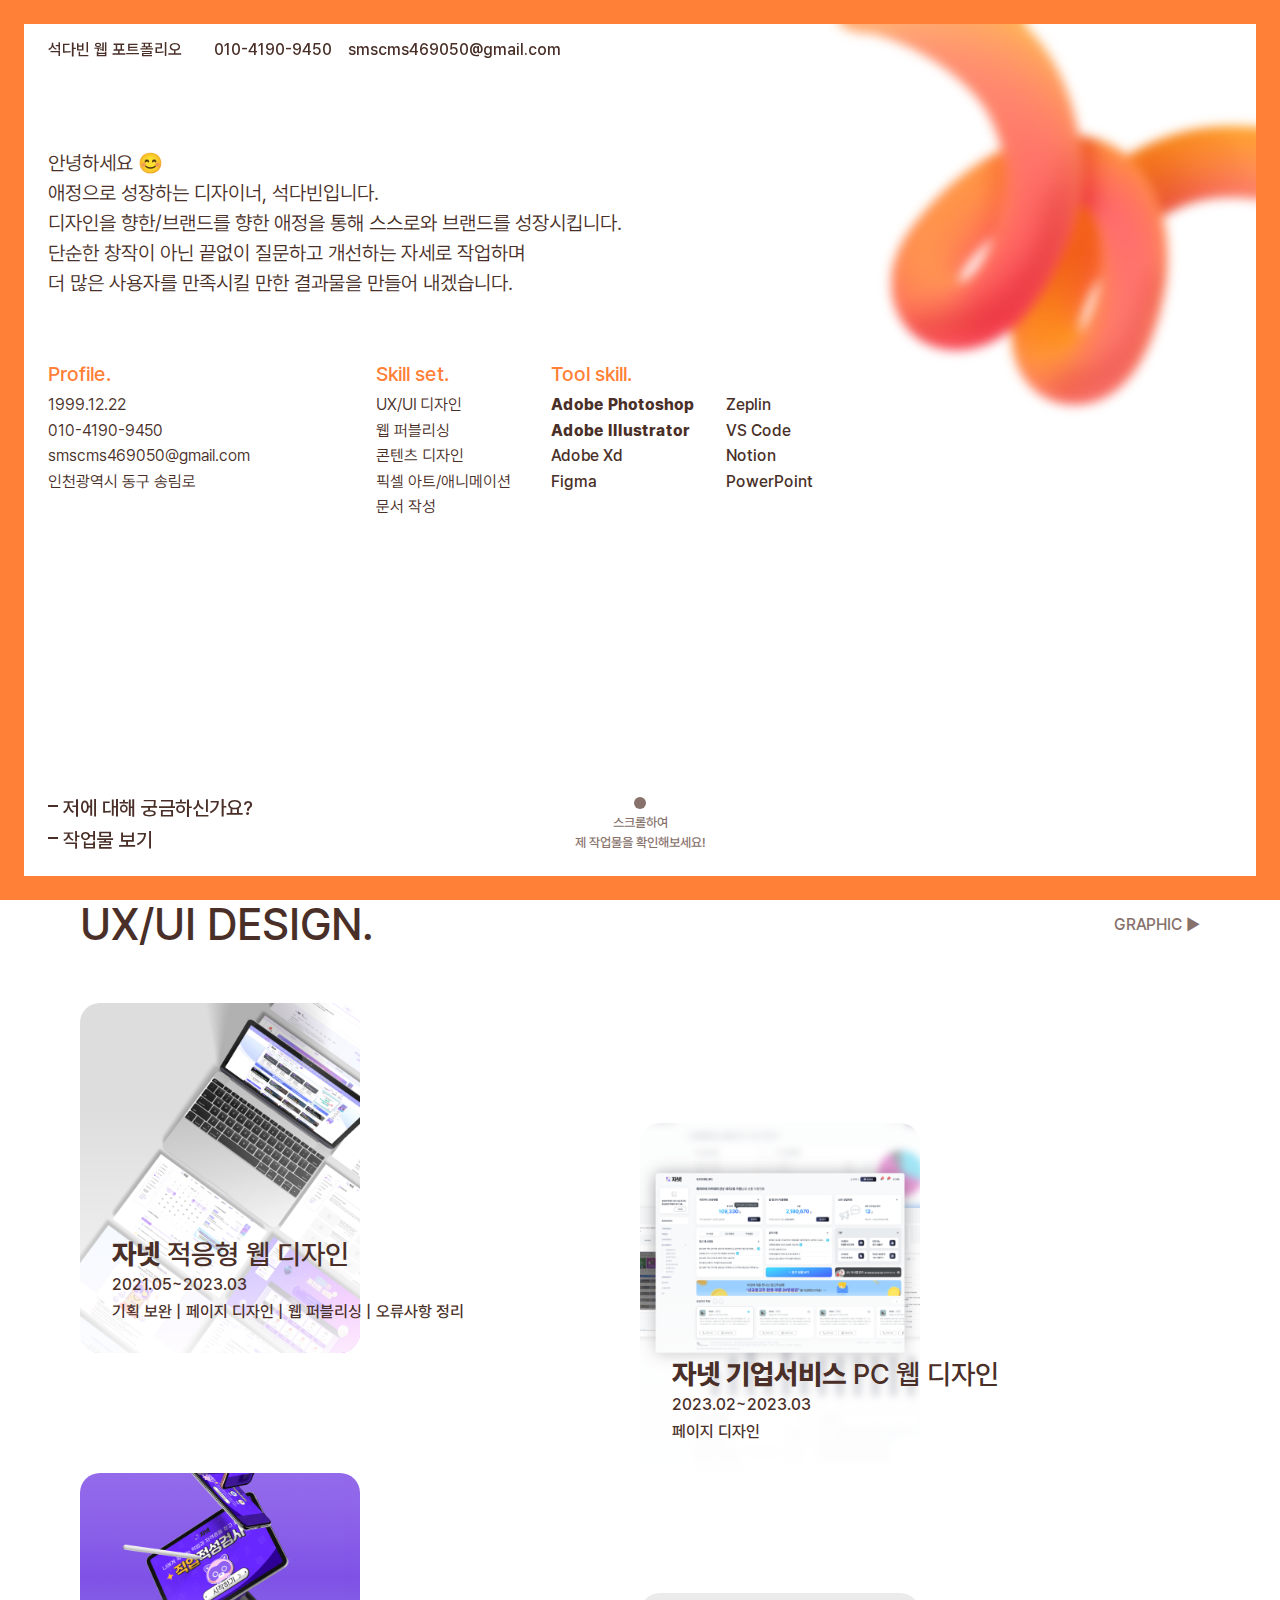
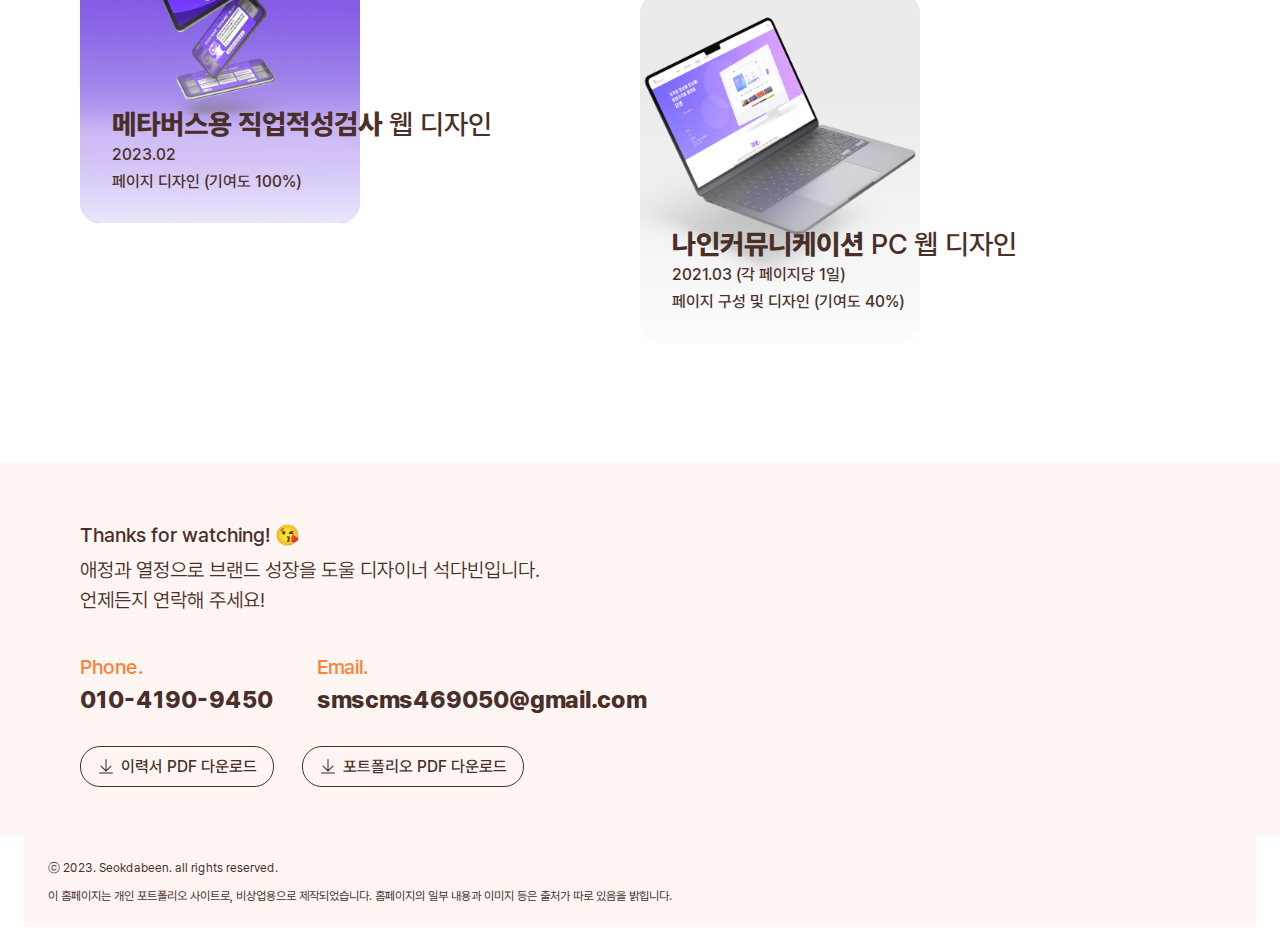
<file: index.html>
<!DOCTYPE html>
<html lang="ko">
<head>
  <meta charset="UTF-8">
  <meta name="viewport" content="width=device-width, initial-scale=1.0">
  <meta name="author" content="석다빈">
  <meta name="keywords" content="석다빈 웹 포트폴리오">
  <meta name="description" content="디자이너 석다빈의 웹 포트폴리오입니다.">
  <link rel="icon" href="img/favicon.ico">
  <title>D*P | 석다빈 웹 포트폴리오</title>
  <link rel="stylesheet" href="css/default.css">
  <link rel="stylesheet" href="css/common.css">
  <link rel="stylesheet" href="css/main.css">
  <script src="script/jquery-3.7.1.min.js"></script>
</head>
<body>

  <div class="intro">
    <p class="txt_area">상상과 구현<br>사이를 잇다</p>
  </div>

  <div class="content_wrap">
    <header class="header">
      <div class="head_title">
        <h1>석다빈 웹 포트폴리오</h1>
        <dl>
          <dt class="sr-only">전화번호</dt>
          <dd>010-4190-9450</dd>
          <dt class="sr-only">이메일</dt>
          <dd>smscms469050@gmail.com</dd>
        </dl>
      </div>
    </header>

    <nav class="nav pc">
      <ul>
        <li><a href="sdb_info.html"><span></span> 저에 대해 궁금하신가요?</a></li>
        <li><a href="#work"><span></span> 작업물 보기</a></li>
      </ul>
    </nav>

    <div id="scroll">
      <svg xmlns="http://www.w3.org/2000/svg" viewBox="0 0 12 12" style="fill: #87716b;stroke-width: 0px;">
        <g>
          <circle cx="6" cy="6" r="6"/>
        </g>
      </svg>
      <p>스크롤하여<br>제 작업물을 확인해보세요!</p>
    </div>

    <div class="main_wrap">
      <div class="top"></div>
      <div class="left"></div>
      <div class="right"></div>
      <div class="bottom"></div>
    </div>

    <main>
      <section id="introduction">
        <div class="txt_area">
          <p class="greeting">
            안녕하세요 <span aria-hidden="true">😊</span><br>애정으로 성장하는 디자이너, 석다빈입니다.<br>디자인을 향한/브랜드를 향한 애정을 통해 스스로와 브랜드를 성장시킵니다.<br>단순한 창작이 아닌 끝없이 질문하고 개선하는 자세로 작업하며<br>더 많은 사용자를 만족시킬 만한 결과물을 만들어 내겠습니다.
          </p>
          <div class="list">
            <div class="profile_list">
              <h4>Profile.</h4>
              <ul>
                <li>
                  <dl>
                    <dt class="sr-only">생년월일</dt>
                    <dd>1999.12.22</dd>
                  </dl>
                </li>
                <li>
                  <dl>
                    <dt class="sr-only">전화번호</dt>
                    <dd>010-4190-9450</dd>
                  </dl>
                </li>
                <li>
                  <dl>
                    <dt class="sr-only">이메일</dt>
                    <dd>smscms469050@gmail.com</dd>
                  </dl>
                </li>
                <li>
                  <dl>
                    <dt class="sr-only">주소</dt>
                    <dd>인천광역시 동구 송림로</dd>
                  </dl>
                </li>
              </ul>
            </div>
            <div class="bottom">
              <div class="skill_list">
                <h4>Skill set.</h4>
                <ul>
                  <li><p>UX/UI 디자인</p></li>
                  <li><p>웹 퍼블리싱</p></li>
                  <li><p>콘텐츠 디자인</p></li>
                  <li><p>픽셀 아트/애니메이션</p></li>
                  <li><p>문서 작성</p></li>
                </ul>
              </div>
              <div class="tool_list">
                <h4>Tool skill.</h4>
                <ul>
                  <li class="left">
                    <ul>
                      <li class="bold"><p>Adobe Photoshop</p></li>
                      <li class="bold"><p>Adobe Illustrator</p></li>
                      <li><p>Adobe Xd</p></li>
                      <li><p>Figma</p></li>
                    </ul>
                  </li>
                  <li class="right">
                    <ul>
                      <li><p>Zeplin</p></li>
                      <li><p>VS Code</p></li>
                      <li><p>Notion</p></li>
                      <li><p>PowerPoint</p></li>
                    </ul>
                  </li>
                </ul>
              </div>
            </div>
          </div>
          <nav class="nav mb">
            <ul>
              <li><a href="sdb_info.html"><span></span> 저에 대해 궁금하신가요?</a></li>
              <li><a href="#work"><span></span> 작업물 보기</a></li>
            </ul>
          </nav>
        </div>
        <div class="blur_area"></div>
        <div class="img_area"></div>
      </section>
      <section id="work">
        <div class="inner">
          <div class="work_wrap">
            <div class="work _1 on">
              <div class="tit_area">
                <h2>UX/UI DESIGN.</h2>
                <button>GRAPHIC <span aria-hidden="true">▶</span></button>
              </div>
              <ul class="work_list">
                <li>
                  <a href="port1_1.html">
                    <figure><img src="img/img-main-work1-1.png" alt=""></figure>
                    <div class="txt_area">
                      <h3><strong>자넷</strong> 적응형 웹 디자인</h3>
                      <dl>
                        <dt class="sr-only">작업기간</dt>
                        <dd>2021.05~2023.03</dd>
                        <dt class="sr-only">역할</dt>
                        <dd>기획 보완 | 페이지 디자인 | 웹 퍼블리싱 | 오류사항 정리</dd>
                      </dl>
                    </div>
                  </a>
                </li>
                <li>
                  <a href="port1_2.html">
                    <figure><img src="img/img-main-work1-2.png" alt=""></figure>
                    <div class="txt_area">
                      <h3><strong>자넷 기업서비스</strong> PC 웹 디자인</h3>
                      <dl>
                        <dt class="sr-only">작업기간</dt>
                        <dd>2023.02~2023.03</dd>
                        <dt class="sr-only">역할</dt>
                        <dd>페이지 디자인</dd>
                      </dl>
                    </div>
                  </a>
                </li>
                <li>
                  <a href="port1_3.html">
                    <figure><img src="img/img-main-work1-3.png" alt=""></figure>
                    <div class="txt_area">
                      <h3><strong>메타버스용 직업적성검사</strong> 웹 디자인</h3>
                      <dl>
                        <dt class="sr-only">작업기간</dt>
                        <dd>2023.02</dd>
                        <dt class="sr-only">역할</dt>
                        <dd>페이지 디자인 (기여도 100%)</dd>
                      </dl>
                    </div>
                  </a>
                </li>
                <li>
                  <a href="port1_4.html">
                    <figure><img src="img/img-main-work1-4.png" alt=""></figure>
                    <div class="txt_area">
                      <h3><strong>나인커뮤니케이션</strong> PC 웹 디자인</h3>
                      <dl>
                        <dt class="sr-only">작업기간</dt>
                        <dd>2021.03 (각 페이지당 1일)</dd>
                        <dt class="sr-only">역할</dt>
                        <dd>페이지 구성 및 디자인 (기여도 40%)</dd>
                      </dl>
                    </div>
                  </a>
                </li>
              </ul>
            </div>
            <div class="work _2">
              <div class="tit_area">
                <h2>GRAPHIC DESIGN.</h2>
                <button>UX/UI <span aria-hidden="true">▶</span></button>
              </div>
              <ul class="work_list">
                <li>
                  <a href="port2_1.html">
                    <figure><img src="img/img-main-work2-1.png" alt=""></figure>
                    <div class="txt_area">
                      <h3><strong>자넷 스터디</strong> 로고 디자인</h3>
                      <dl>
                        <dt class="sr-only">작업기간</dt>
                        <dd>2021.01 (4일)</dd>
                        <dt class="sr-only">역할</dt>
                        <dd>로고 디자인 (기여도 100%)</dd>
                      </dl>
                    </div>
                  </a>
                </li>
                <li>
                  <a href="port2_2.html">
                    <figure><img src="img/img-main-work2-2.png" alt=""></figure>
                    <div class="txt_area">
                      <h3><strong>자두</strong> 마스코트 디자인</h3>
                      <dl>
                        <dt class="sr-only">작업기간</dt>
                        <dd>2021.01 (2일)</dd>
                        <dt class="sr-only">역할</dt>
                        <dd>캐릭터 디자인 (기여도 100%)</dd>
                      </dl>
                    </div>
                  </a>
                </li>
                <li>
                  <a href="port2_3.html">
                    <figure><img src="img/img-main-work2-3.png" alt=""></figure>
                    <div class="txt_area">
                      <h3><strong>2022 에듀테크 코리아페어</strong> 실사출력물 디자인</h3>
                      <dl>
                        <dt class="sr-only">작업기간</dt>
                        <dd>2022.08 (각 출력물당 3~5일)</dd>
                        <dt class="sr-only">역할</dt>
                        <dd>디자인 (기여도 100%)</dd>
                      </dl>
                    </div>
                  </a>
                </li>
              </ul>
            </div>
          </div>
        </div>
      </section>
      <section id="contact">
        <div class="inner">
          <h4>Thanks for watching! <span aria-hidden="true">😘</span></h4>
          <p>애정과 열정으로 브랜드 성장을 도울 디자이너 석다빈입니다.<br>언제든지 연락해 주세요!</p>
          <ul class="info">
            <li>
              <dl>
                <dt>Phone.</dt>
                <dd>010-4190-9450</dd>
              </dl>
            </li>
            <li>
              <dl>
                <dt>Email.</dt>
                <dd>smscms469050@gmail.com</dd>
              </dl>
            </li>
          </ul>
          <div class="download_list">
            <a href="file/석다빈_01041909450_이력서.pdf"><svg width="18" height="18" viewBox="0 0 18 18" fill="none" xmlns="http://www.w3.org/2000/svg">
              <g clip-path="url(#clip0_43_5)">
              <path d="M15.5 15.5H2.5C2.36739 15.5 2.24021 15.5527 2.14645 15.6464C2.05268 15.7402 2 15.8674 2 16C2 16.1326 2.05268 16.2598 2.14645 16.3536C2.24021 16.4473 2.36739 16.5 2.5 16.5H15.5C15.6326 16.5 15.7598 16.4473 15.8536 16.3536C15.9473 16.2598 16 16.1326 16 16C16 15.8674 15.9473 15.7402 15.8536 15.6464C15.7598 15.5527 15.6326 15.5 15.5 15.5Z" fill="#352521"/>
              <path class="ani" d="M9.00001 14.74L14.305 9.435C14.3869 9.33935 14.4297 9.21631 14.4249 9.09047C14.42 8.96464 14.3678 8.84527 14.2788 8.75622C14.1897 8.66717 14.0704 8.61501 13.9445 8.61014C13.8187 8.60528 13.6957 8.64809 13.6 8.73L9.50001 12.825V2.5C9.50001 2.36739 9.44733 2.24021 9.35356 2.14645C9.2598 2.05268 9.13262 2 9.00001 2C8.8674 2 8.74022 2.05268 8.64646 2.14645C8.55269 2.24021 8.50001 2.36739 8.50001 2.5V12.825L4.40501 8.73C4.36019 8.67766 4.30503 8.63515 4.243 8.60514C4.18096 8.57513 4.1134 8.55826 4.04454 8.5556C3.97568 8.55294 3.90701 8.56454 3.84285 8.58968C3.77869 8.61482 3.72041 8.65295 3.67168 8.70167C3.62296 8.7504 3.58483 8.80868 3.55969 8.87284C3.53455 8.937 3.52295 9.00567 3.52561 9.07453C3.52827 9.14339 3.54514 9.21095 3.57515 9.27299C3.60516 9.33502 3.64767 9.39018 3.70001 9.435L9.00001 14.74Z" fill="#352521"/>
              </g>
              </svg>이력서 PDF 다운로드</a>
            <a href="file/석다빈_01041909450_포트폴리오.pdf"><svg width="18" height="18" viewBox="0 0 18 18" fill="none" xmlns="http://www.w3.org/2000/svg">
              <g clip-path="url(#clip0_43_5)">
              <path d="M15.5 15.5H2.5C2.36739 15.5 2.24021 15.5527 2.14645 15.6464C2.05268 15.7402 2 15.8674 2 16C2 16.1326 2.05268 16.2598 2.14645 16.3536C2.24021 16.4473 2.36739 16.5 2.5 16.5H15.5C15.6326 16.5 15.7598 16.4473 15.8536 16.3536C15.9473 16.2598 16 16.1326 16 16C16 15.8674 15.9473 15.7402 15.8536 15.6464C15.7598 15.5527 15.6326 15.5 15.5 15.5Z" fill="#352521"/>
              <path class="ani" d="M9.00001 14.74L14.305 9.435C14.3869 9.33935 14.4297 9.21631 14.4249 9.09047C14.42 8.96464 14.3678 8.84527 14.2788 8.75622C14.1897 8.66717 14.0704 8.61501 13.9445 8.61014C13.8187 8.60528 13.6957 8.64809 13.6 8.73L9.50001 12.825V2.5C9.50001 2.36739 9.44733 2.24021 9.35356 2.14645C9.2598 2.05268 9.13262 2 9.00001 2C8.8674 2 8.74022 2.05268 8.64646 2.14645C8.55269 2.24021 8.50001 2.36739 8.50001 2.5V12.825L4.40501 8.73C4.36019 8.67766 4.30503 8.63515 4.243 8.60514C4.18096 8.57513 4.1134 8.55826 4.04454 8.5556C3.97568 8.55294 3.90701 8.56454 3.84285 8.58968C3.77869 8.61482 3.72041 8.65295 3.67168 8.70167C3.62296 8.7504 3.58483 8.80868 3.55969 8.87284C3.53455 8.937 3.52295 9.00567 3.52561 9.07453C3.52827 9.14339 3.54514 9.21095 3.57515 9.27299C3.60516 9.33502 3.64767 9.39018 3.70001 9.435L9.00001 14.74Z" fill="#352521"/>
              </g>
              </svg>포트폴리오 PDF 다운로드</a>
          </div>
        </div>
      </section>
    </main>
    <footer>
      <p>ⓒ 2023. Seokdabeen. all rights reserved.</p>
      <p>이 홈페이지는 개인 포트폴리오 사이트로, 비상업용으로 제작되었습니다. 홈페이지의 일부 내용과 이미지 등은 출처가 따로 있음을 밝힙니다.</p>
    </footer>
  </div>

  <script type="text/javascript" src="script/main.js"></script>
</body>
</html>
</file>
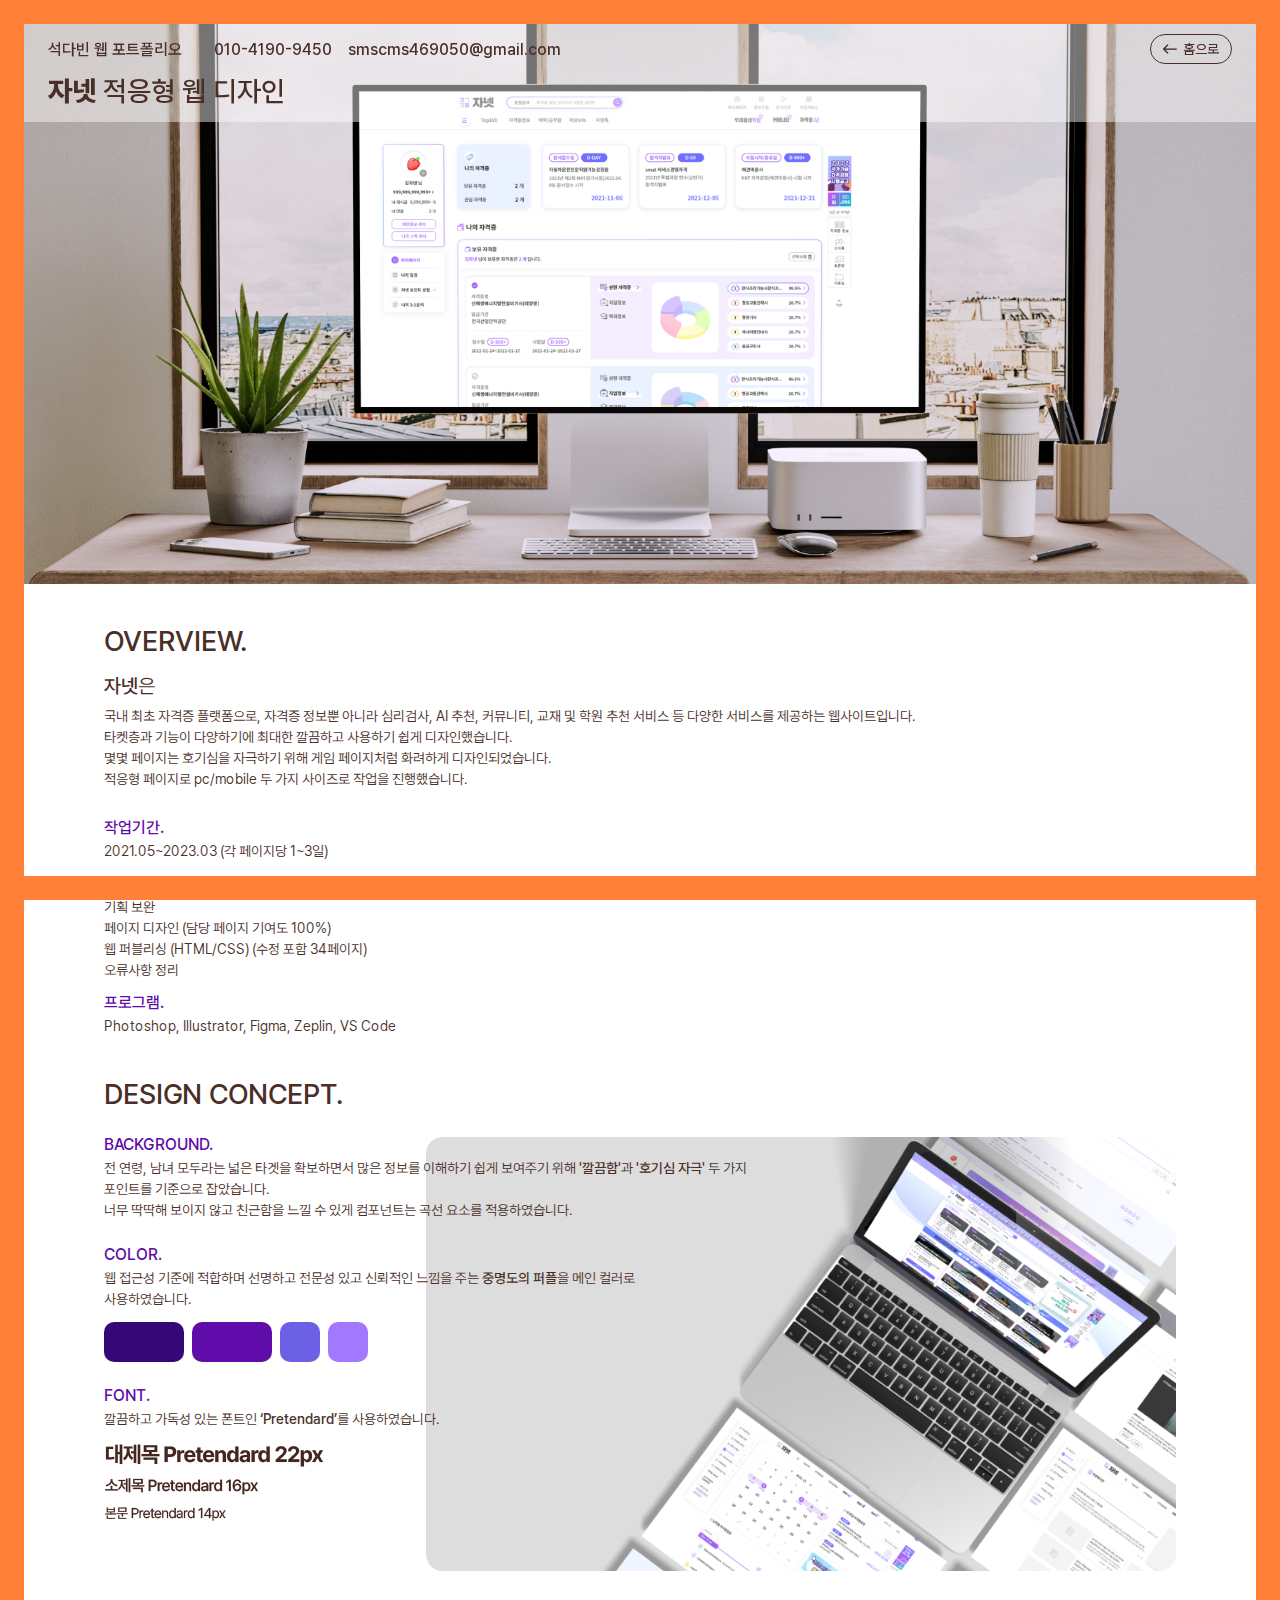
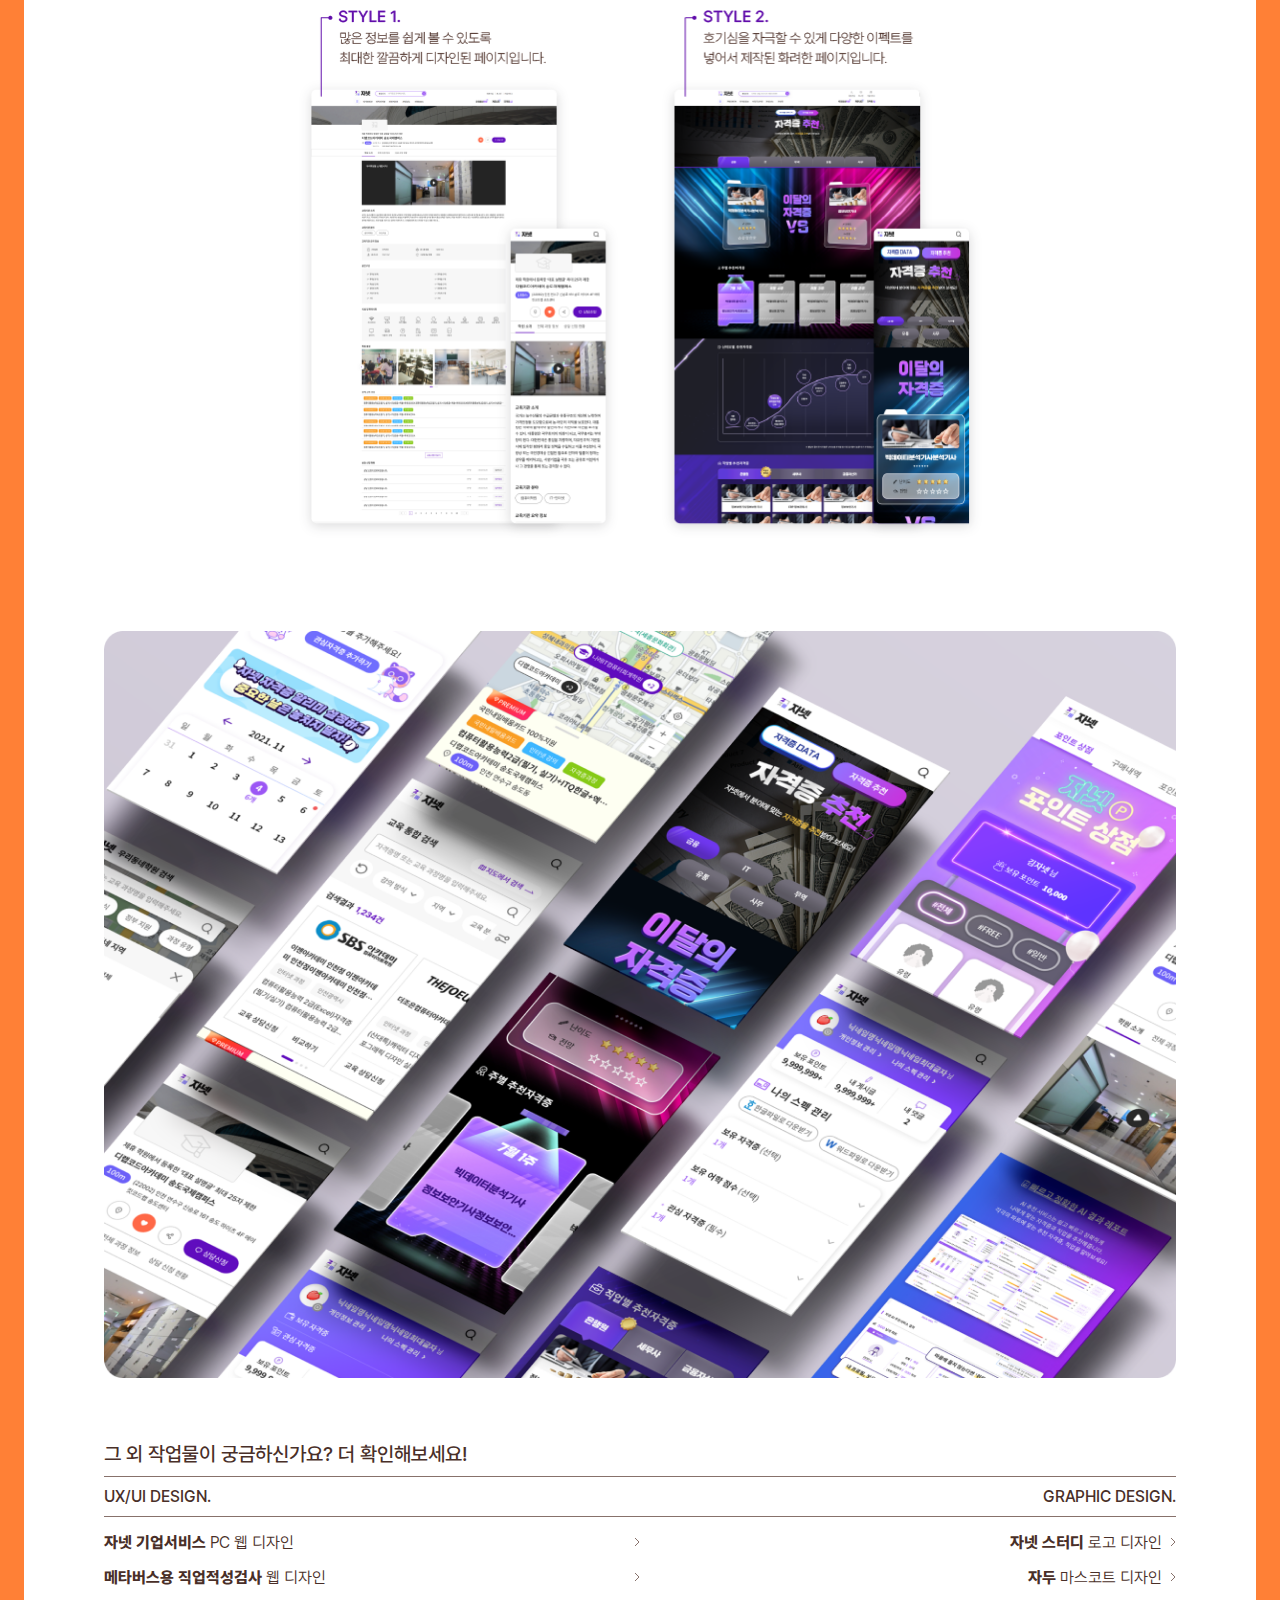
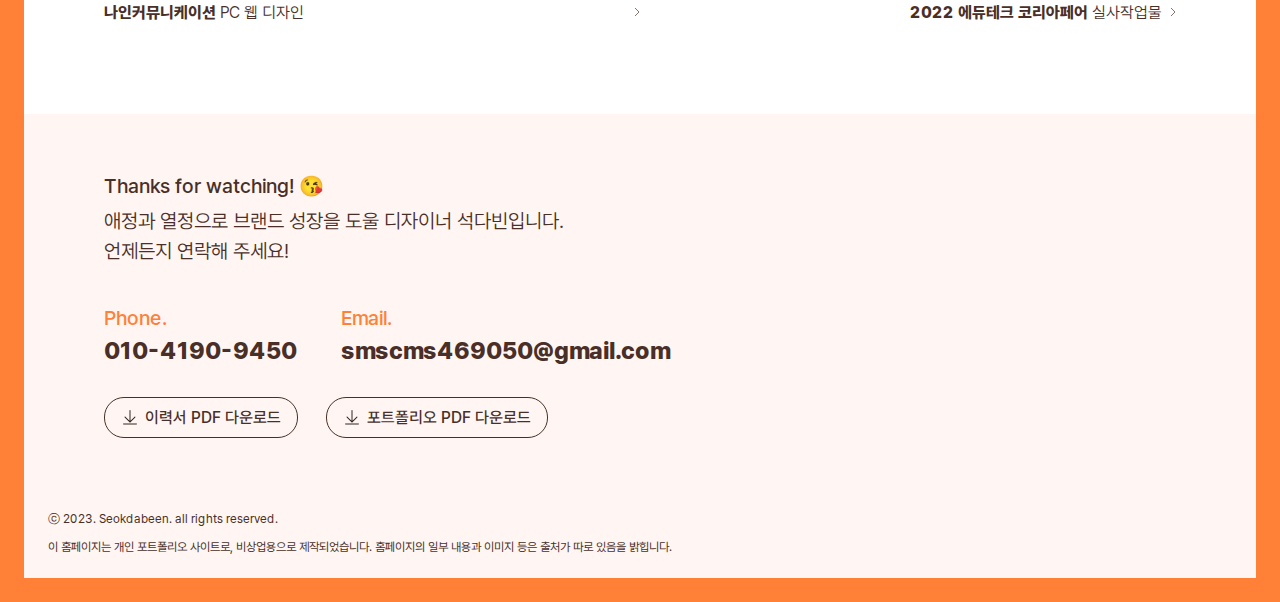
<file: port1_1.html>
<!DOCTYPE html>
<html lang="ko">
  <head>
    <meta charset="UTF-8">
    <meta name="viewport" content="width=device-width, initial-scale=1.0">
    <meta name="author" content="석다빈">
    <meta name="keywords" content="석다빈 웹 포트폴리오">
    <meta name="description" content="디자이너 석다빈의 웹 포트폴리오입니다.">
    <link rel="icon" href="img/favicon.ico">
    <title>D*P | 석다빈 웹 포트폴리오</title>
    <link rel="stylesheet" href="css/default.css">
    <link rel="stylesheet" href="css/common.css">
    <link rel="stylesheet" href="css/port.css">
    <link rel="stylesheet" href="css/port1_1.css">
    <script src="script/jquery-3.7.1.min.js"></script>
  </head>
<body></body>
  <div class="content_wrap sub port">

    <header class="header">
      <div class="flex">
        <div class="head_title">
          <h1>석다빈 웹 포트폴리오</h1>
          <dl>
            <dt class="sr-only">전화번호</dt>
            <dd>010-4190-9450</dd>
            <dt class="sr-only">이메일</dt>
            <dd>smscms469050@gmail.com</dd>
          </dl>
        </div>
        <a class="btn_home" href="javascript:history.back();"><img src="img/ico-arrow02.svg" alt="">홈으로 <span>돌아가기</span></a>
      </div>
      <div class="port_tit">
        <h1><strong>자넷</strong> 적응형 웹 디자인</h1>
      </div>
    </header>

    <div class="main_wrap">
      <div class="top"></div>
      <div class="bottom"></div>
    </div>

    <main id="port" class="sub1_port1">
      <section class="cover"></section>
      <section class="info">
        <div class="inner">
          <div class="overview">
            <h2>OVERVIEW.</h2>
            <div class="flex">
              <div class="txt_area">
                <span class="first_txt"><strong>자넷</strong>은</span>
                <p>국내 최초 자격증 플랫폼으로, 자격증 정보뿐 아니라 심리검사, AI 추천, 커뮤니티, 교재 및 학원 추천 서비스 등 다양한 서비스를 제공하는 웹사이트입니다.<br>타켓층과 기능이 다양하기에 최대한 깔끔하고 사용하기 쉽게 디자인했습니다.<br>몇몇 페이지는 호기심을
                  자극하기 위해 게임 페이지처럼 화려하게 디자인되었습니다.<br>적응형 페이지로 pc/mobile 두 가지 사이즈로 작업을 진행했습니다.</p>
              </div>
              <ul class="list">
                <li>
                  <h3>작업기간.</h3>
                  <p>2021.05~2023.03 (각 페이지당 1~3일)</p>
                </li>
                <li>
                  <h3>역할.</h3>
                  <p>기획 보완</p>
                  <p>페이지 디자인 (담당 페이지 기여도 100%)</p>
                  <p>웹 퍼블리싱 (HTML/CSS) (수정 포함 34페이지)</p>
                  <p>오류사항 정리</p>
                </li>
                <li>
                  <h3>프로그램.</h3>
                  <p>Photoshop, Illustrator, Figma, Zeplin, VS Code</p>
                </li>
              </ul>
            </div>
          </div>
          <div class="concept">
            <h2>DESIGN CONCEPT.</h2>
            <figure class="img1">
              <img src="img/img-port1-1-01.png" alt="">
            </figure>
            <ul class="list">
              <li>
                <h3>BACKGROUND.</h3>
                <p>전 연령, 남녀 모두라는 넓은 타겟을 확보하면서 많은 정보를 이해하기 쉽게 보여주기 위해
                  <span>'깔끔함'</span>과 <span>'호기심 자극'</span> 두 가지 포인트를 기준으로 잡았습니다.<br>너무 딱딱해 보이지 않고 친근함을 느낄 수 있게 컴포넌트는 곡선 요소를 적용하였습니다.</p>
              </li>
              <li>
                <h3>COLOR.</h3>
                <p>웹 접근성 기준에 적합하며 선명하고 전문성 있고 신뢰적인 느낌을 주는 <span>중명도의 퍼플</span>을 메인 컬러로 사용하였습니다.</p>
                <ul class="color">
                  <li class="main _1"></li>
                  <li class="main _2"></li>
                  <li class="sub _1"></li>
                  <li class="sub _2"></li>
                </ul>
              </li>
              <li>
                <h3>FONT.</h3>
                <p>깔끔하고 가독성 있는 폰트인 <span>‘Pretendard’</span>를 사용하였습니다.</p>
                <img src="img/img-port1-1-font.png" alt="대제목 폰트 Pretendard 22px, 소제목 폰트 Pretendard 16px 폰트 Pretendard 14px" class="font_img">
              </li>
            </ul>
          </div>
          <figure class="img2">
            <img src="img/img-port1-1-02-pc.png" alt="" class="pc">
            <img src="img/img-port1-1-02-1-mb.png" alt="" class="mb">
            <img src="img/img-port1-1-02-2-mb.png" alt="" class="mb">
          </figure>
          <figure class="img3">
            <img src="img/img-port1-1-03.png" alt="">
          </figure>
        </div>
      </section>

      <section class="other inner">
        <h2>그 외 작업물이 궁금하신가요? 더 확인해보세요!</h2>
        <div class="flex">
          <div class="list _1">
            <h3>UX/UI DESIGN.</h3>
            <ul>
              <li><a href="port1_2.html"><strong>자넷 기업서비스</strong> PC 웹 디자인</a></li>
              <li><a href="port1_3.html"><strong>메타버스용 직업적성검사</strong> 웹 디자인</a></li>
              <li><a href="port1_4.html"><strong>나인커뮤니케이션</strong> PC 웹 디자인</a></li>
            </ul>
          </div>
          <div class="list _2">
            <h3>GRAPHIC DESIGN.</h3>
            <ul>
              <li><a href="port2_1.html"><strong>자넷 스터디</strong> 로고 디자인</a></li>
              <li><a href="port2_2.html"><strong>자두</strong> 마스코트 디자인</a></li>
              <li><a href="port2_3.html"><strong>2022 에듀테크 코리아페어</strong> 실사작업물</a></li>
            </ul>
          </div>
        </div>
      </section>

      <section id="contact">
        <div class="inner">
          <h4>Thanks for watching! <span aria-hidden="true">😘</span></h4>
          <p>애정과 열정으로 브랜드 성장을 도울 디자이너 석다빈입니다.<br>언제든지 연락해 주세요!</p>
          <ul class="info">
            <li>
              <dl>
                <dt>Phone.</dt>
                <dd>010-4190-9450</dd>
              </dl>
            </li>
            <li>
              <dl>
                <dt>Email.</dt>
                <dd>smscms469050@gmail.com</dd>
              </dl>
            </li>
          </ul>
          <div class="download_list">
            <a href="file/석다빈_01041909450_이력서.pdf"><svg width="18" height="18" viewBox="0 0 18 18" fill="none" xmlns="http://www.w3.org/2000/svg">
              <g clip-path="url(#clip0_43_5)">
              <path d="M15.5 15.5H2.5C2.36739 15.5 2.24021 15.5527 2.14645 15.6464C2.05268 15.7402 2 15.8674 2 16C2 16.1326 2.05268 16.2598 2.14645 16.3536C2.24021 16.4473 2.36739 16.5 2.5 16.5H15.5C15.6326 16.5 15.7598 16.4473 15.8536 16.3536C15.9473 16.2598 16 16.1326 16 16C16 15.8674 15.9473 15.7402 15.8536 15.6464C15.7598 15.5527 15.6326 15.5 15.5 15.5Z" fill="#352521"/>
              <path class="ani" d="M9.00001 14.74L14.305 9.435C14.3869 9.33935 14.4297 9.21631 14.4249 9.09047C14.42 8.96464 14.3678 8.84527 14.2788 8.75622C14.1897 8.66717 14.0704 8.61501 13.9445 8.61014C13.8187 8.60528 13.6957 8.64809 13.6 8.73L9.50001 12.825V2.5C9.50001 2.36739 9.44733 2.24021 9.35356 2.14645C9.2598 2.05268 9.13262 2 9.00001 2C8.8674 2 8.74022 2.05268 8.64646 2.14645C8.55269 2.24021 8.50001 2.36739 8.50001 2.5V12.825L4.40501 8.73C4.36019 8.67766 4.30503 8.63515 4.243 8.60514C4.18096 8.57513 4.1134 8.55826 4.04454 8.5556C3.97568 8.55294 3.90701 8.56454 3.84285 8.58968C3.77869 8.61482 3.72041 8.65295 3.67168 8.70167C3.62296 8.7504 3.58483 8.80868 3.55969 8.87284C3.53455 8.937 3.52295 9.00567 3.52561 9.07453C3.52827 9.14339 3.54514 9.21095 3.57515 9.27299C3.60516 9.33502 3.64767 9.39018 3.70001 9.435L9.00001 14.74Z" fill="#352521"/>
              </g>
              </svg>이력서 PDF 다운로드</a>
            <a href="file/석다빈_01041909450_포트폴리오.pdf"><svg width="18" height="18" viewBox="0 0 18 18" fill="none" xmlns="http://www.w3.org/2000/svg">
              <g clip-path="url(#clip0_43_5)">
              <path d="M15.5 15.5H2.5C2.36739 15.5 2.24021 15.5527 2.14645 15.6464C2.05268 15.7402 2 15.8674 2 16C2 16.1326 2.05268 16.2598 2.14645 16.3536C2.24021 16.4473 2.36739 16.5 2.5 16.5H15.5C15.6326 16.5 15.7598 16.4473 15.8536 16.3536C15.9473 16.2598 16 16.1326 16 16C16 15.8674 15.9473 15.7402 15.8536 15.6464C15.7598 15.5527 15.6326 15.5 15.5 15.5Z" fill="#352521"/>
              <path class="ani" d="M9.00001 14.74L14.305 9.435C14.3869 9.33935 14.4297 9.21631 14.4249 9.09047C14.42 8.96464 14.3678 8.84527 14.2788 8.75622C14.1897 8.66717 14.0704 8.61501 13.9445 8.61014C13.8187 8.60528 13.6957 8.64809 13.6 8.73L9.50001 12.825V2.5C9.50001 2.36739 9.44733 2.24021 9.35356 2.14645C9.2598 2.05268 9.13262 2 9.00001 2C8.8674 2 8.74022 2.05268 8.64646 2.14645C8.55269 2.24021 8.50001 2.36739 8.50001 2.5V12.825L4.40501 8.73C4.36019 8.67766 4.30503 8.63515 4.243 8.60514C4.18096 8.57513 4.1134 8.55826 4.04454 8.5556C3.97568 8.55294 3.90701 8.56454 3.84285 8.58968C3.77869 8.61482 3.72041 8.65295 3.67168 8.70167C3.62296 8.7504 3.58483 8.80868 3.55969 8.87284C3.53455 8.937 3.52295 9.00567 3.52561 9.07453C3.52827 9.14339 3.54514 9.21095 3.57515 9.27299C3.60516 9.33502 3.64767 9.39018 3.70001 9.435L9.00001 14.74Z" fill="#352521"/>
              </g>
              </svg>포트폴리오 PDF 다운로드</a>
          </div>
        </div>
      </section>
    </main>
    <footer>
      <p>ⓒ 2023. Seokdabeen. all rights reserved.</p>
      <p>이 홈페이지는 개인 포트폴리오 사이트로, 비상업용으로 제작되었습니다. 홈페이지의 일부 내용과 이미지 등은 출처가 따로 있음을 밝힙니다.</p>
    </footer>
  </div>
</body>
</html>
</file>
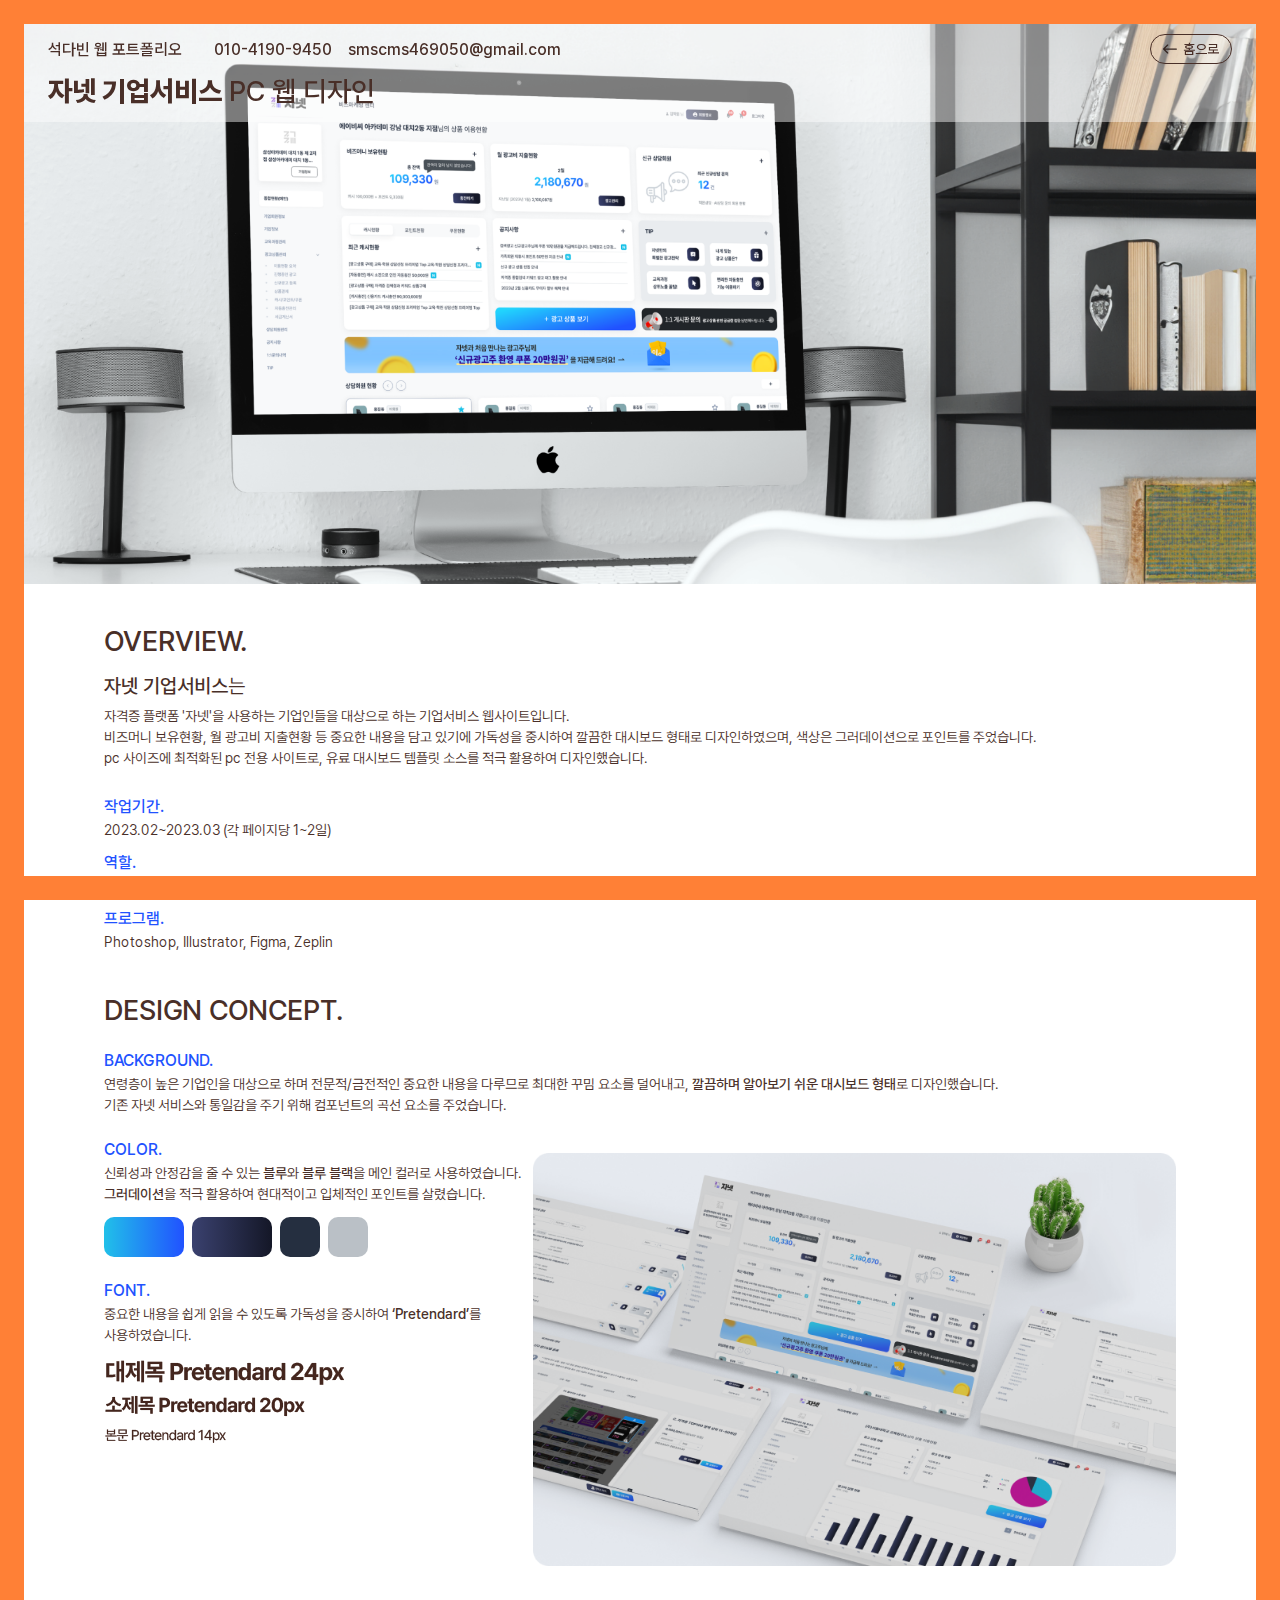
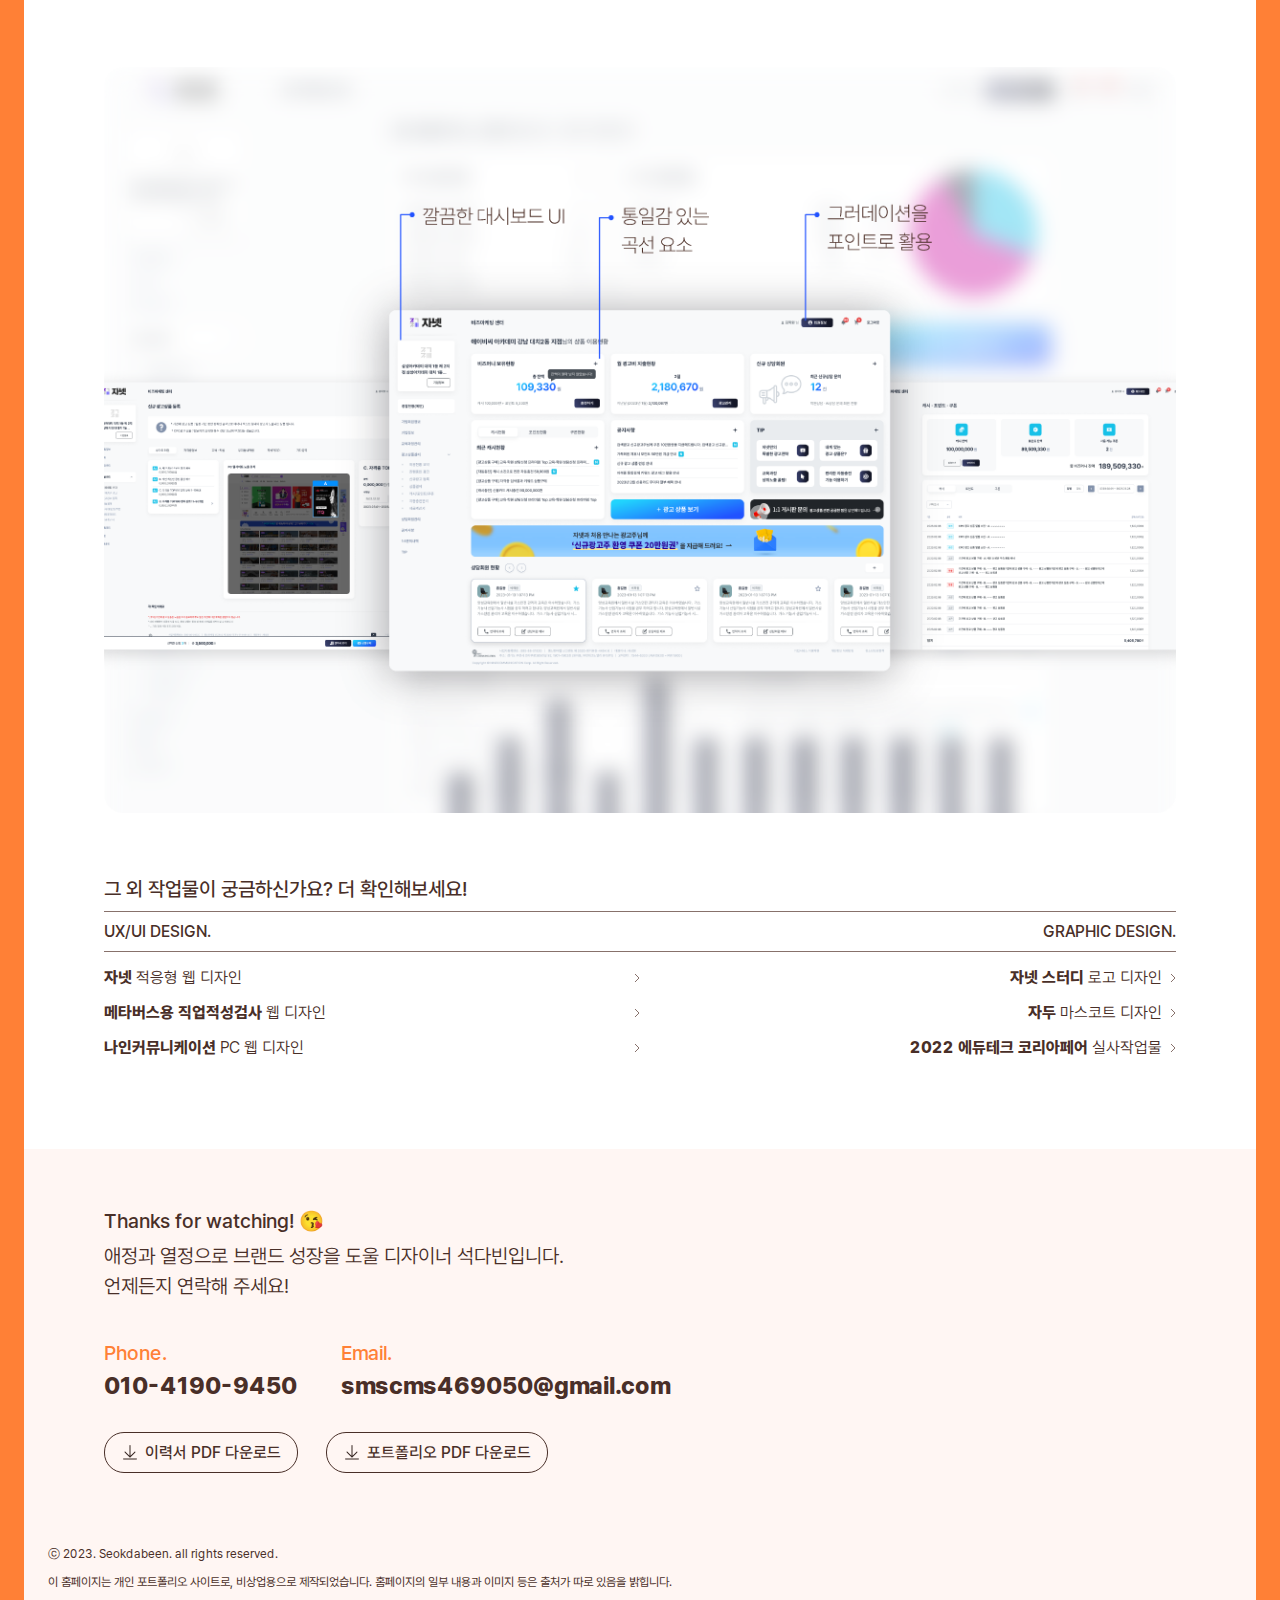
<file: port1_2.html>
<!DOCTYPE html>
<html lang="ko">
  <head>
    <meta charset="UTF-8">
    <meta name="viewport" content="width=device-width, initial-scale=1.0">
    <meta name="author" content="석다빈">
    <meta name="keywords" content="석다빈 웹 포트폴리오">
    <meta name="description" content="디자이너 석다빈의 웹 포트폴리오입니다.">
    <link rel="icon" href="img/favicon.ico">
    <title>D*P | 석다빈 웹 포트폴리오</title>
    <link rel="stylesheet" href="css/default.css">
    <link rel="stylesheet" href="css/common.css">
    <link rel="stylesheet" href="css/port.css">
    <link rel="stylesheet" href="css/port1_2.css">
    <script src="script/jquery-3.7.1.min.js"></script>
  </head>
<body></body>
  <div class="content_wrap sub port">

    <header class="header">
      <div class="flex">
        <div class="head_title">
          <h1>석다빈 웹 포트폴리오</h1>
          <dl>
            <dt class="sr-only">전화번호</dt>
            <dd>010-4190-9450</dd>
            <dt class="sr-only">이메일</dt>
            <dd>smscms469050@gmail.com</dd>
          </dl>
        </div>
        <a class="btn_home" href="index.html"><img src="img/ico-arrow02.svg" alt="">홈으로 <span>돌아가기</span></a>
      </div>
      <div class="port_tit">
        <h1><strong>자넷 기업서비스</strong> PC 웹 디자인</h1>
      </div>
    </header>

    <div class="main_wrap">
      <div class="top"></div>
      <div class="bottom"></div>
    </div>

    <div id="scroll">
      <svg xmlns="http://www.w3.org/2000/svg" viewBox="0 0 12 12" style="fill: #87716b;stroke-width: 0px;">
        <g>
          <circle cx="6" cy="6" r="6"/>
        </g>
      </svg>
      <p>스크롤하여<br>제 작업물을 확인해보세요!</p>
    </div>

    <main id="port" class="sub1_port2">
      <section class="cover"></section>
      <section class="info">
        <div class="inner">
          <div class="overview">
            <h2>OVERVIEW.</h2>
            <div class="flex">
              <div class="txt_area">
                <span class="first_txt"><strong>자넷 기업서비스</strong>는</span>
                <p>자격증 플랫폼 '자넷'을 사용하는 기업인들을 대상으로 하는 기업서비스 웹사이트입니다.<br>비즈머니 보유현황, 월 광고비 지출현황 등 중요한 내용을 담고 있기에 가독성을 중시하여 깔끔한 대시보드 형태로 디자인하였으며, 색상은 그러데이션으로 포인트를 주었습니다.<br>pc 사이즈에 최적화된 pc 전용 사이트로, 유료 대시보드 템플릿 소스를 적극 활용하여 디자인했습니다.</p>
              </div>
              <ul class="list">
                <li>
                  <h3>작업기간.</h3>
                  <p>2023.02~2023.03 (각 페이지당 1~2일)</p>
                </li>
                <li>
                  <h3>역할.</h3>
                  <p>페이지 디자인 (기여도 100%)</p>
                </li>
                <li>
                  <h3>프로그램.</h3>
                  <p>Photoshop, Illustrator, Figma, Zeplin</p>
                </li>
              </ul>
            </div>
          </div>
          <div class="concept">
            <h2>DESIGN CONCEPT.</h2>
            <figure class="img1">
              <img src="img/img-port1-2-01.png" alt="">
            </figure>
            <ul class="list">
              <li>
                <h3>BACKGROUND.</h3>
                <p>연령층이 높은 기업인을 대상으로 하며 전문적/금전적인 중요한 내용을 다루므로 최대한 꾸밈 요소를 덜어내고, <span>깔끔하며 알아보기 쉬운 대시보드 형태</span>로 디자인했습니다.<br>기존 자넷 서비스와 통일감을 주기 위해 컴포넌트의 곡선 요소를 주었습니다.</p>
              </li>
              <li>
                <h3>COLOR.</h3>
                <p>신뢰성과 안정감을 줄 수 있는 <span>블루</span>와 <span>블루 블랙</span>을 메인 컬러로 사용하였습니다.<br><span>그러데이션</span>을 적극 활용하여 현대적이고 입체적인 포인트를 살렸습니다.</p>
                <ul class="color">
                  <li class="main _1"></li>
                  <li class="main _2"></li>
                  <li class="sub _1"></li>
                  <li class="sub _2"></li>
                </ul>
              </li>
              <li>
                <h3>FONT.</h3>
                <p>중요한 내용을 쉽게 읽을 수 있도록 가독성을 중시하여 <span>‘Pretendard’</span>를 사용하였습니다.</p>
                <img src="img/img-port1-2-font.png" alt="대제목 폰트 Pretendard 24px, 소제목 폰트 Pretendard 20px, 본문 폰트 Pretendard 14px" class="font_img">
              </li>
            </ul>
          </div>
          <figure class="img2">
            <img src="img/img-port1-2-02.png" alt="" class="pc">
          </figure>
        </div>
      </section>

      <section class="other inner">
        <h2 class="pc">그 외 작업물이 궁금하신가요? 더 확인해보세요!</h2>
        <h2 class="mb">그 외 작업물이 궁금하신가요?<br>더 확인해보세요!</h2>
        <div class="flex">
          <div class="list _1">
            <h3>UX/UI DESIGN.</h3>
            <ul>
              <li><a href="port1_1.html"><strong>자넷</strong> 적응형 웹 디자인</a></li>
              <li><a href="port1_3.html"><strong>메타버스용 직업적성검사</strong> 웹 디자인</a></li>
              <li><a href="port1_4.html"><strong>나인커뮤니케이션</strong> PC 웹 디자인</a></li>
            </ul>
          </div>
          <div class="list _2">
            <h3>GRAPHIC DESIGN.</h3>
            <ul>
              <li><a href="port2_1.html"><strong>자넷 스터디</strong> 로고 디자인</a></li>
              <li><a href="port2_2.html"><strong>자두</strong> 마스코트 디자인</a></li>
              <li><a href="port2_3.html"><strong>2022 에듀테크 코리아페어</strong> 실사작업물</a></li>
            </ul>
          </div>
        </div>
      </section>

      <section id="contact">
        <div class="inner">
          <h4>Thanks for watching! <span aria-hidden="true">😘</span></h4>
          <p>애정과 열정으로 브랜드 성장을 도울 디자이너 석다빈입니다.<br>언제든지 연락해 주세요!</p>
          <ul class="info">
            <li>
              <dl>
                <dt>Phone.</dt>
                <dd>010-4190-9450</dd>
              </dl>
            </li>
            <li>
              <dl>
                <dt>Email.</dt>
                <dd>smscms469050@gmail.com</dd>
              </dl>
            </li>
          </ul>
          <div class="download_list">
            <a href="file/석다빈_01041909450_이력서.pdf"><svg width="18" height="18" viewBox="0 0 18 18" fill="none" xmlns="http://www.w3.org/2000/svg">
              <g clip-path="url(#clip0_43_5)">
              <path d="M15.5 15.5H2.5C2.36739 15.5 2.24021 15.5527 2.14645 15.6464C2.05268 15.7402 2 15.8674 2 16C2 16.1326 2.05268 16.2598 2.14645 16.3536C2.24021 16.4473 2.36739 16.5 2.5 16.5H15.5C15.6326 16.5 15.7598 16.4473 15.8536 16.3536C15.9473 16.2598 16 16.1326 16 16C16 15.8674 15.9473 15.7402 15.8536 15.6464C15.7598 15.5527 15.6326 15.5 15.5 15.5Z" fill="#352521"/>
              <path class="ani" d="M9.00001 14.74L14.305 9.435C14.3869 9.33935 14.4297 9.21631 14.4249 9.09047C14.42 8.96464 14.3678 8.84527 14.2788 8.75622C14.1897 8.66717 14.0704 8.61501 13.9445 8.61014C13.8187 8.60528 13.6957 8.64809 13.6 8.73L9.50001 12.825V2.5C9.50001 2.36739 9.44733 2.24021 9.35356 2.14645C9.2598 2.05268 9.13262 2 9.00001 2C8.8674 2 8.74022 2.05268 8.64646 2.14645C8.55269 2.24021 8.50001 2.36739 8.50001 2.5V12.825L4.40501 8.73C4.36019 8.67766 4.30503 8.63515 4.243 8.60514C4.18096 8.57513 4.1134 8.55826 4.04454 8.5556C3.97568 8.55294 3.90701 8.56454 3.84285 8.58968C3.77869 8.61482 3.72041 8.65295 3.67168 8.70167C3.62296 8.7504 3.58483 8.80868 3.55969 8.87284C3.53455 8.937 3.52295 9.00567 3.52561 9.07453C3.52827 9.14339 3.54514 9.21095 3.57515 9.27299C3.60516 9.33502 3.64767 9.39018 3.70001 9.435L9.00001 14.74Z" fill="#352521"/>
              </g>
              </svg>이력서 PDF 다운로드</a>
            <a href="file/석다빈_01041909450_포트폴리오.pdf"><svg width="18" height="18" viewBox="0 0 18 18" fill="none" xmlns="http://www.w3.org/2000/svg">
              <g clip-path="url(#clip0_43_5)">
              <path d="M15.5 15.5H2.5C2.36739 15.5 2.24021 15.5527 2.14645 15.6464C2.05268 15.7402 2 15.8674 2 16C2 16.1326 2.05268 16.2598 2.14645 16.3536C2.24021 16.4473 2.36739 16.5 2.5 16.5H15.5C15.6326 16.5 15.7598 16.4473 15.8536 16.3536C15.9473 16.2598 16 16.1326 16 16C16 15.8674 15.9473 15.7402 15.8536 15.6464C15.7598 15.5527 15.6326 15.5 15.5 15.5Z" fill="#352521"/>
              <path class="ani" d="M9.00001 14.74L14.305 9.435C14.3869 9.33935 14.4297 9.21631 14.4249 9.09047C14.42 8.96464 14.3678 8.84527 14.2788 8.75622C14.1897 8.66717 14.0704 8.61501 13.9445 8.61014C13.8187 8.60528 13.6957 8.64809 13.6 8.73L9.50001 12.825V2.5C9.50001 2.36739 9.44733 2.24021 9.35356 2.14645C9.2598 2.05268 9.13262 2 9.00001 2C8.8674 2 8.74022 2.05268 8.64646 2.14645C8.55269 2.24021 8.50001 2.36739 8.50001 2.5V12.825L4.40501 8.73C4.36019 8.67766 4.30503 8.63515 4.243 8.60514C4.18096 8.57513 4.1134 8.55826 4.04454 8.5556C3.97568 8.55294 3.90701 8.56454 3.84285 8.58968C3.77869 8.61482 3.72041 8.65295 3.67168 8.70167C3.62296 8.7504 3.58483 8.80868 3.55969 8.87284C3.53455 8.937 3.52295 9.00567 3.52561 9.07453C3.52827 9.14339 3.54514 9.21095 3.57515 9.27299C3.60516 9.33502 3.64767 9.39018 3.70001 9.435L9.00001 14.74Z" fill="#352521"/>
              </g>
              </svg>포트폴리오 PDF 다운로드</a>
          </div>
        </div>
      </section>
    </main>
    <footer>
      <p>ⓒ 2023. Seokdabeen. all rights reserved.</p>
      <p>이 홈페이지는 개인 포트폴리오 사이트로, 비상업용으로 제작되었습니다. 홈페이지의 일부 내용과 이미지 등은 출처가 따로 있음을 밝힙니다.</p>
    </footer>
  </div>

  <script type="text/javascript" src="script/port.js"></script>
</body>
</html>
</file>
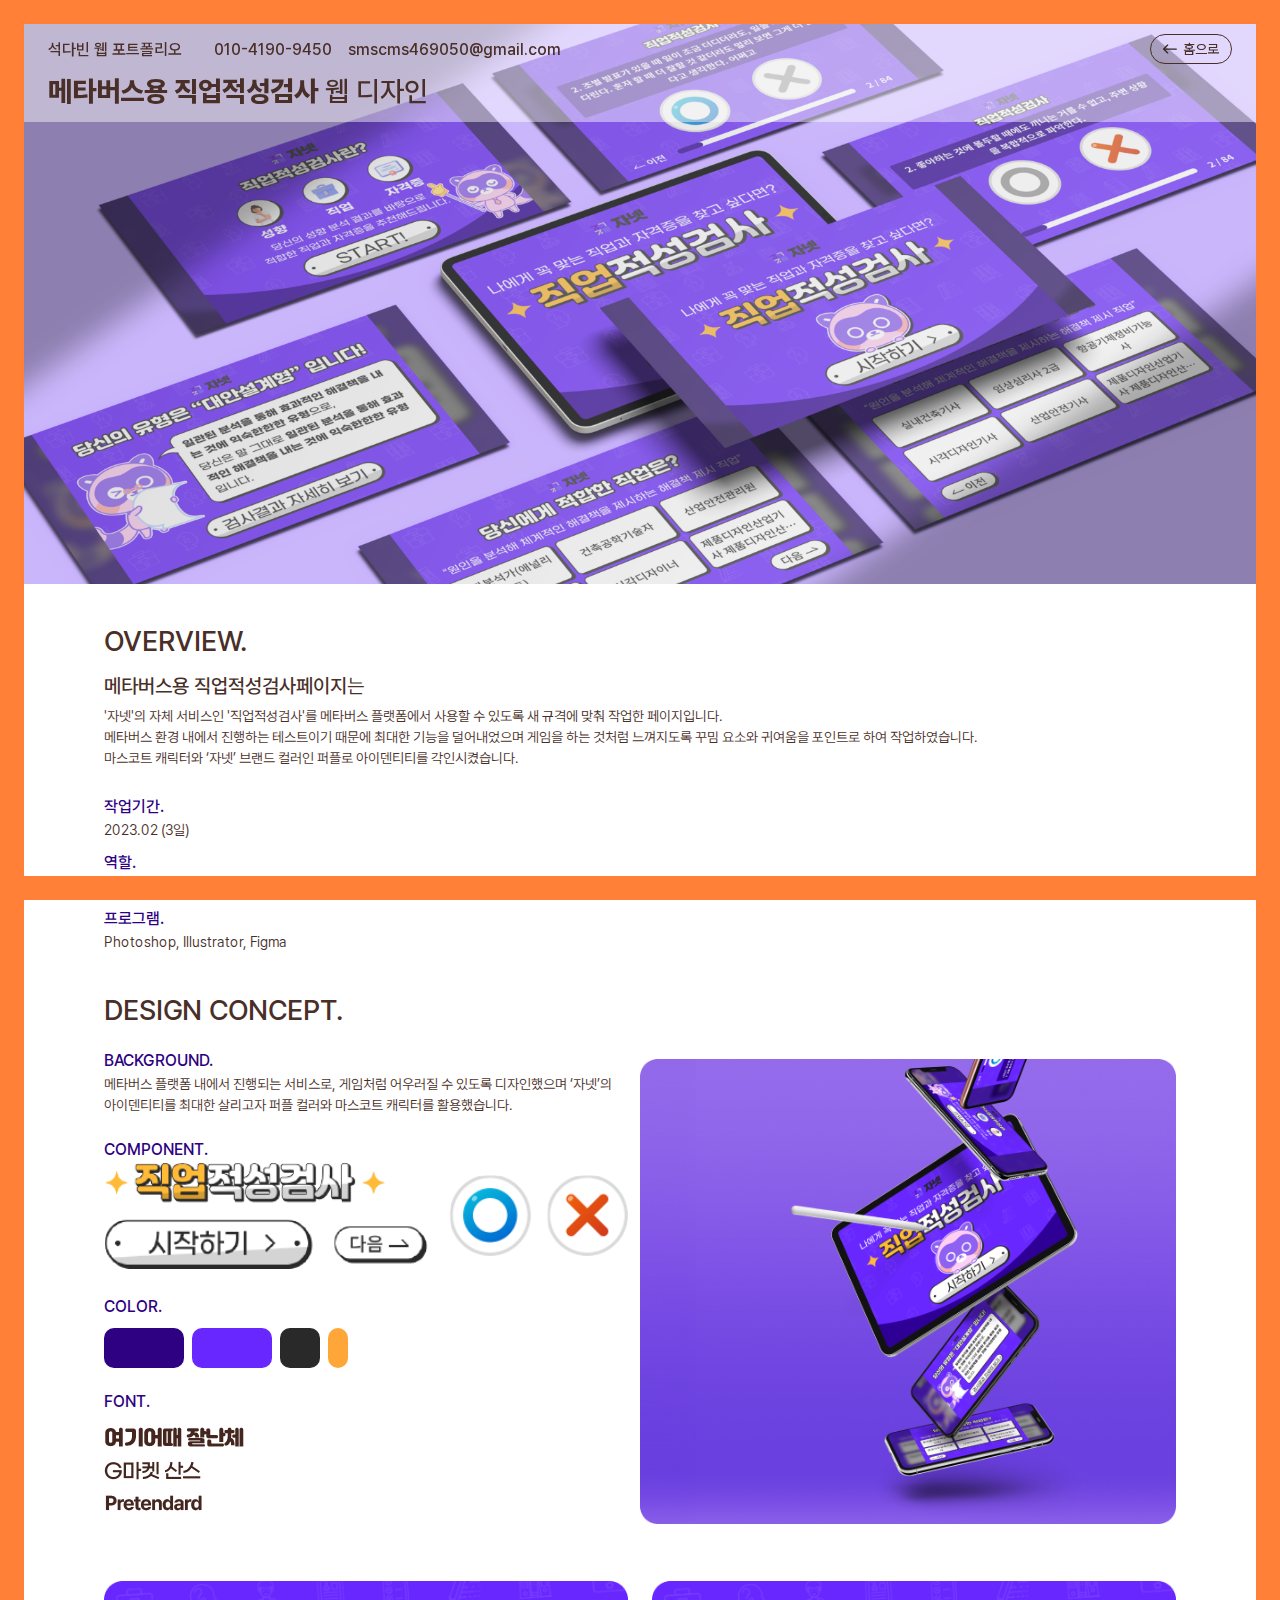
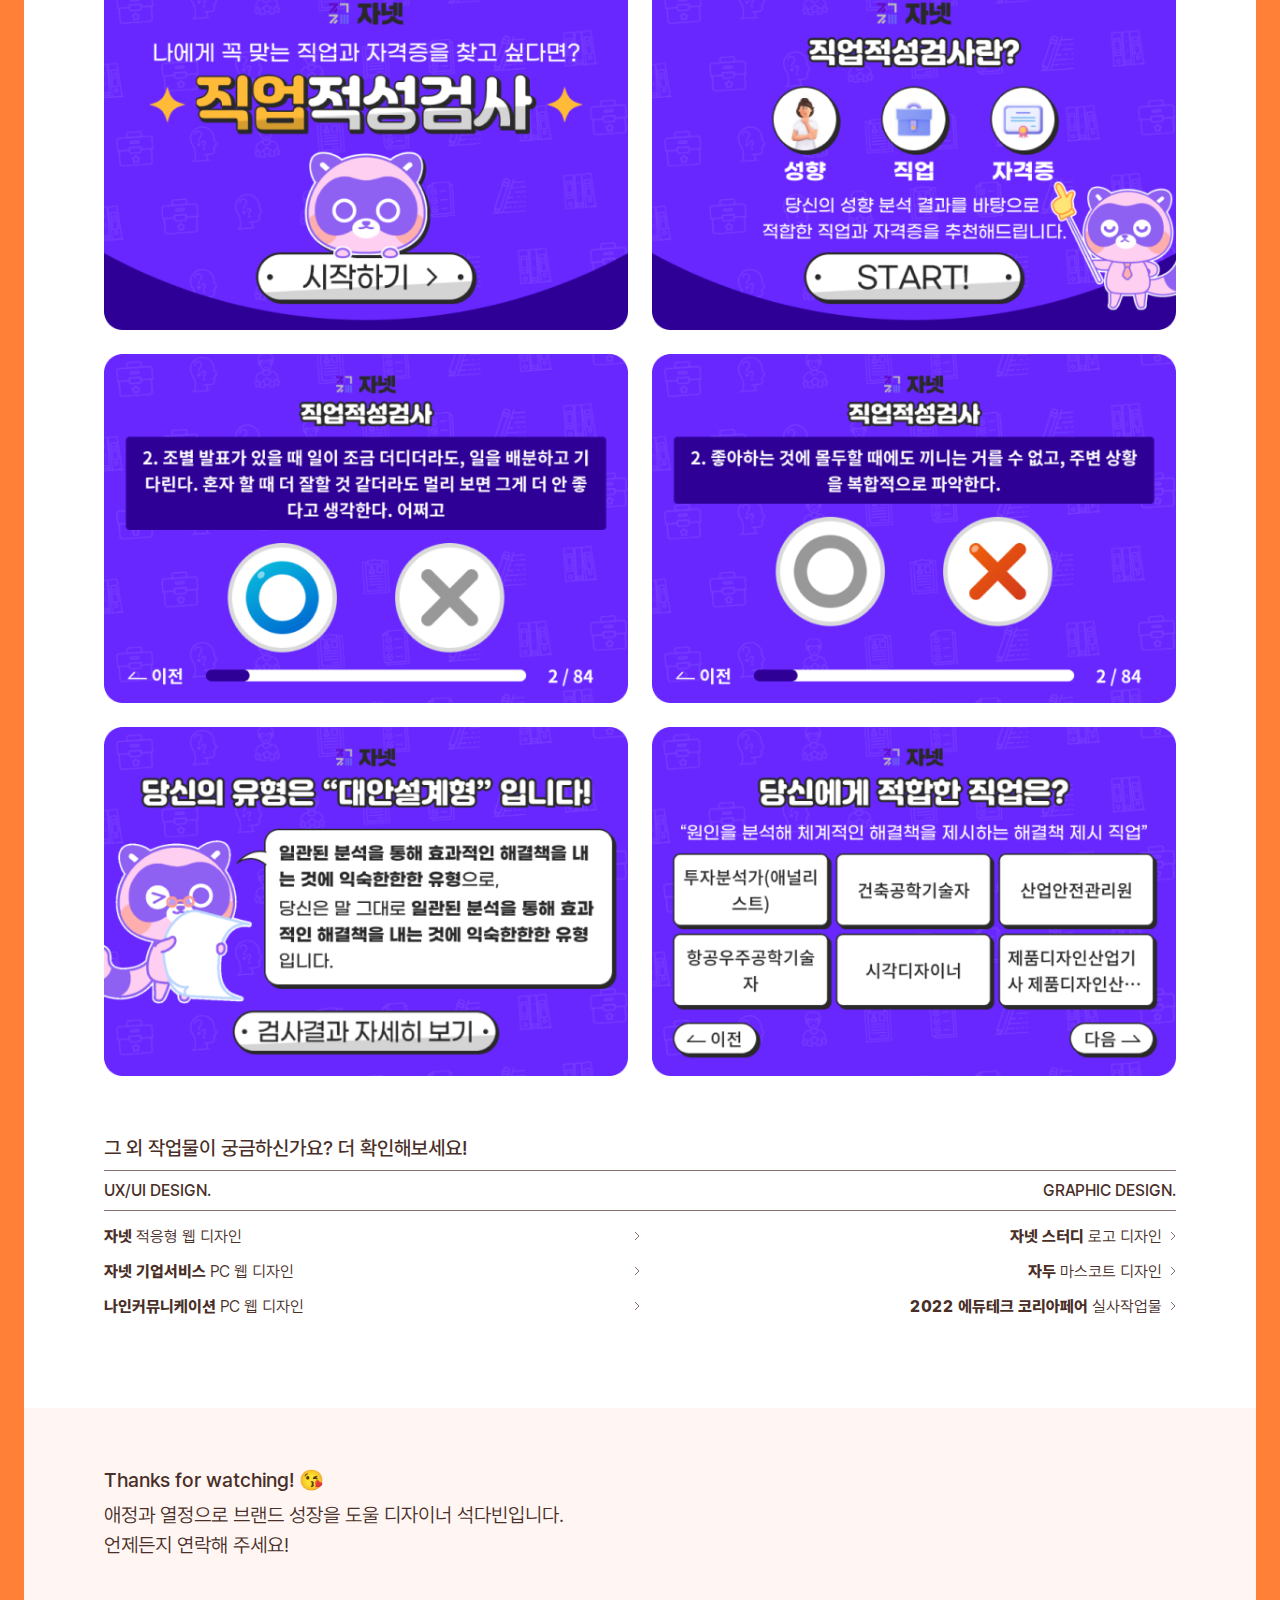
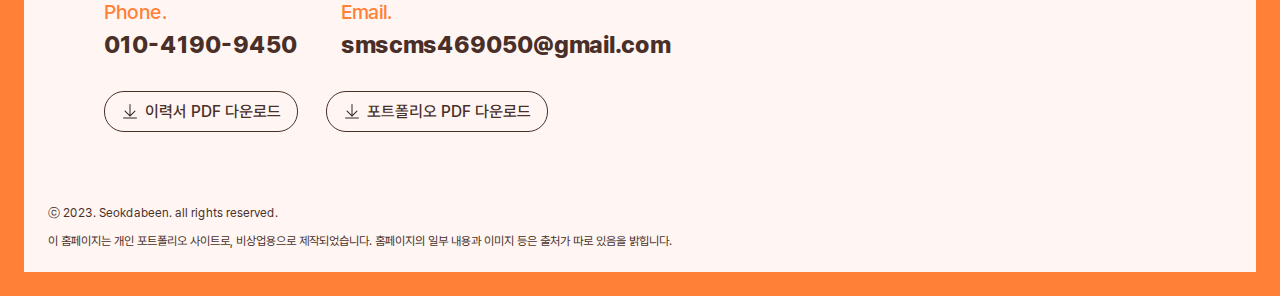
<file: port1_3.html>
<!DOCTYPE html>
<html lang="ko">
  <head>
    <meta charset="UTF-8">
    <meta name="viewport" content="width=device-width, initial-scale=1.0">
    <meta name="author" content="석다빈">
    <meta name="keywords" content="석다빈 웹 포트폴리오">
    <meta name="description" content="디자이너 석다빈의 웹 포트폴리오입니다.">
    <link rel="icon" href="img/favicon.ico">
    <title>D*P | 석다빈 웹 포트폴리오</title>
    <link rel="stylesheet" href="css/default.css">
    <link rel="stylesheet" href="css/common.css">
    <link rel="stylesheet" href="css/port.css">
    <link rel="stylesheet" href="css/port1_3.css">
    <script src="script/jquery-3.7.1.min.js"></script>
  </head>
<body></body>
  <div class="content_wrap sub port">

    <header class="header">
      <div class="flex">
        <div class="head_title">
          <h1>석다빈 웹 포트폴리오</h1>
          <dl>
            <dt class="sr-only">전화번호</dt>
            <dd>010-4190-9450</dd>
            <dt class="sr-only">이메일</dt>
            <dd>smscms469050@gmail.com</dd>
          </dl>
        </div>
        <a class="btn_home" href="index.html"><img src="img/ico-arrow02.svg" alt="">홈으로 <span>돌아가기</span></a>
      </div>
      <div class="port_tit">
        <h1><strong>메타버스용 직업적성검사</strong> 웹 디자인</h1>
      </div>
    </header>

    <div class="main_wrap">
      <div class="top"></div>
      <div class="bottom"></div>
    </div>

    <div id="scroll">
      <svg xmlns="http://www.w3.org/2000/svg" viewBox="0 0 12 12" style="fill: #87716b;stroke-width: 0px;">
        <g>
          <circle cx="6" cy="6" r="6"/>
        </g>
      </svg>
      <p>스크롤하여<br>제 작업물을 확인해보세요!</p>
    </div>

    <main id="port" class="sub1_port3">
      <section class="cover"></section>
      <section class="info">
        <div class="inner">
          <div class="overview">
            <h2>OVERVIEW.</h2>
            <div class="flex">
              <div class="txt_area">
                <span class="first_txt"><strong>메타버스용 직업적성검사페이지</strong>는</span>
                <p>'자넷'의 자체 서비스인 '직업적성검사'를 메타버스 플랫폼에서 사용할 수 있도록 새 규격에 맞춰 작업한 페이지입니다.<br>메타버스 환경 내에서 진행하는 테스트이기 때문에 최대한 기능을 덜어내었으며 게임을 하는 것처럼 느껴지도록 꾸밈 요소와 귀여움을 포인트로 하여 작업하였습니다.<br>마스코트 캐릭터와 ‘자넷’ 브랜드 컬러인 퍼플로 아이덴티티를 각인시켰습니다.</p>
              </div>
              <ul class="list">
                <li>
                  <h3>작업기간.</h3>
                  <p>2023.02 (3일)</p>
                </li>
                <li>
                  <h3>역할.</h3>
                  <p>페이지 디자인 (기여도 100%)</p>
                </li>
                <li>
                  <h3>프로그램.</h3>
                  <p>Photoshop, Illustrator, Figma</p>
                </li>
              </ul>
            </div>
          </div>
          <div class="concept">
            <h2>DESIGN CONCEPT.</h2>
            <figure class="img1">
              <img src="img/img-port1-3-01-pc.png" alt="" class="pc">
              <img src="img/img-port1-3-01-mb.png" alt="" class="mb">
            </figure>
            <ul class="list">
              <li>
                <h3>BACKGROUND.</h3>
                <p>메타버스 플랫폼 내에서 진행되는 서비스로, 게임처럼 어우러질 수 있도록 디자인했으며 ‘자넷’의 아이덴티티를 최대한 살리고자 퍼플 컬러와 마스코트 캐릭터를 활용했습니다.</p>
              </li>
              <li>
                <h3>COMPONENT.</h3>
                <img src="img/img-port1-3-comp.png" alt="해당 페이지에 쓰인 요소들로, 동글동글하고 게임 버튼처럼 디자인되었습니다." class="comp_img">
              </li>
              <li>
                <h3>COLOR.</h3>
                <ul class="color">
                  <li class="main _1"></li>
                  <li class="main _2"></li>
                  <li class="sub _1"></li>
                  <li class="point _1"></li>
                </ul>
              </li>
              <li>
                <h3>FONT.</h3>
                <img src="img/img-port1-3-font.png" alt="폰트1 여기어때 잘난체, 폰트2 G마켓 산스, 폰트3 Pretendard" class="font_img">
              </li>
            </ul>
          </div>
          <ul class="img_list">
            <li><img src="img/img-port1-3-list1.png" alt=""></li>
            <li><img src="img/img-port1-3-list2.png" alt=""></li>
            <li><img src="img/img-port1-3-list3.png" alt=""></li>
            <li><img src="img/img-port1-3-list4.png" alt=""></li>
            <li><img src="img/img-port1-3-list5.png" alt=""></li>
            <li><img src="img/img-port1-3-list6.png" alt=""></li>
          </ul>
        </div>
      </section>

      <section class="other inner">
        <h2 class="pc">그 외 작업물이 궁금하신가요? 더 확인해보세요!</h2>
        <h2 class="mb">그 외 작업물이 궁금하신가요?<br>더 확인해보세요!</h2>
        <div class="flex">
          <div class="list _1">
            <h3>UX/UI DESIGN.</h3>
            <ul>
              <li><a href="port1_1.html"><strong>자넷</strong> 적응형 웹 디자인</a></li>
              <li><a href="port1_2.html"><strong>자넷 기업서비스</strong> PC 웹 디자인</a></li>
              <li><a href="port1_4.html"><strong>나인커뮤니케이션</strong> PC 웹 디자인</a></li>
            </ul>
          </div>
          <div class="list _2">
            <h3>GRAPHIC DESIGN.</h3>
            <ul>
              <li><a href="port2_1.html"><strong>자넷 스터디</strong> 로고 디자인</a></li>
              <li><a href="port2_2.html"><strong>자두</strong> 마스코트 디자인</a></li>
              <li><a href="port2_3.html"><strong>2022 에듀테크 코리아페어</strong> 실사작업물</a></li>
            </ul>
          </div>
        </div>
      </section>

      <section id="contact">
        <div class="inner">
          <h4>Thanks for watching! <span aria-hidden="true">😘</span></h4>
          <p>애정과 열정으로 브랜드 성장을 도울 디자이너 석다빈입니다.<br>언제든지 연락해 주세요!</p>
          <ul class="info">
            <li>
              <dl>
                <dt>Phone.</dt>
                <dd>010-4190-9450</dd>
              </dl>
            </li>
            <li>
              <dl>
                <dt>Email.</dt>
                <dd>smscms469050@gmail.com</dd>
              </dl>
            </li>
          </ul>
          <div class="download_list">
            <a href="file/석다빈_01041909450_이력서.pdf"><svg width="18" height="18" viewBox="0 0 18 18" fill="none" xmlns="http://www.w3.org/2000/svg">
              <g clip-path="url(#clip0_43_5)">
              <path d="M15.5 15.5H2.5C2.36739 15.5 2.24021 15.5527 2.14645 15.6464C2.05268 15.7402 2 15.8674 2 16C2 16.1326 2.05268 16.2598 2.14645 16.3536C2.24021 16.4473 2.36739 16.5 2.5 16.5H15.5C15.6326 16.5 15.7598 16.4473 15.8536 16.3536C15.9473 16.2598 16 16.1326 16 16C16 15.8674 15.9473 15.7402 15.8536 15.6464C15.7598 15.5527 15.6326 15.5 15.5 15.5Z" fill="#352521"/>
              <path class="ani" d="M9.00001 14.74L14.305 9.435C14.3869 9.33935 14.4297 9.21631 14.4249 9.09047C14.42 8.96464 14.3678 8.84527 14.2788 8.75622C14.1897 8.66717 14.0704 8.61501 13.9445 8.61014C13.8187 8.60528 13.6957 8.64809 13.6 8.73L9.50001 12.825V2.5C9.50001 2.36739 9.44733 2.24021 9.35356 2.14645C9.2598 2.05268 9.13262 2 9.00001 2C8.8674 2 8.74022 2.05268 8.64646 2.14645C8.55269 2.24021 8.50001 2.36739 8.50001 2.5V12.825L4.40501 8.73C4.36019 8.67766 4.30503 8.63515 4.243 8.60514C4.18096 8.57513 4.1134 8.55826 4.04454 8.5556C3.97568 8.55294 3.90701 8.56454 3.84285 8.58968C3.77869 8.61482 3.72041 8.65295 3.67168 8.70167C3.62296 8.7504 3.58483 8.80868 3.55969 8.87284C3.53455 8.937 3.52295 9.00567 3.52561 9.07453C3.52827 9.14339 3.54514 9.21095 3.57515 9.27299C3.60516 9.33502 3.64767 9.39018 3.70001 9.435L9.00001 14.74Z" fill="#352521"/>
              </g>
              </svg>이력서 PDF 다운로드</a>
            <a href="file/석다빈_01041909450_포트폴리오.pdf"><svg width="18" height="18" viewBox="0 0 18 18" fill="none" xmlns="http://www.w3.org/2000/svg">
              <g clip-path="url(#clip0_43_5)">
              <path d="M15.5 15.5H2.5C2.36739 15.5 2.24021 15.5527 2.14645 15.6464C2.05268 15.7402 2 15.8674 2 16C2 16.1326 2.05268 16.2598 2.14645 16.3536C2.24021 16.4473 2.36739 16.5 2.5 16.5H15.5C15.6326 16.5 15.7598 16.4473 15.8536 16.3536C15.9473 16.2598 16 16.1326 16 16C16 15.8674 15.9473 15.7402 15.8536 15.6464C15.7598 15.5527 15.6326 15.5 15.5 15.5Z" fill="#352521"/>
              <path class="ani" d="M9.00001 14.74L14.305 9.435C14.3869 9.33935 14.4297 9.21631 14.4249 9.09047C14.42 8.96464 14.3678 8.84527 14.2788 8.75622C14.1897 8.66717 14.0704 8.61501 13.9445 8.61014C13.8187 8.60528 13.6957 8.64809 13.6 8.73L9.50001 12.825V2.5C9.50001 2.36739 9.44733 2.24021 9.35356 2.14645C9.2598 2.05268 9.13262 2 9.00001 2C8.8674 2 8.74022 2.05268 8.64646 2.14645C8.55269 2.24021 8.50001 2.36739 8.50001 2.5V12.825L4.40501 8.73C4.36019 8.67766 4.30503 8.63515 4.243 8.60514C4.18096 8.57513 4.1134 8.55826 4.04454 8.5556C3.97568 8.55294 3.90701 8.56454 3.84285 8.58968C3.77869 8.61482 3.72041 8.65295 3.67168 8.70167C3.62296 8.7504 3.58483 8.80868 3.55969 8.87284C3.53455 8.937 3.52295 9.00567 3.52561 9.07453C3.52827 9.14339 3.54514 9.21095 3.57515 9.27299C3.60516 9.33502 3.64767 9.39018 3.70001 9.435L9.00001 14.74Z" fill="#352521"/>
              </g>
              </svg>포트폴리오 PDF 다운로드</a>
          </div>
        </div>
      </section>
    </main>
    <footer>
      <p>ⓒ 2023. Seokdabeen. all rights reserved.</p>
      <p>이 홈페이지는 개인 포트폴리오 사이트로, 비상업용으로 제작되었습니다. 홈페이지의 일부 내용과 이미지 등은 출처가 따로 있음을 밝힙니다.</p>
    </footer>
  </div>

  <script type="text/javascript" src="script/port.js"></script>
</body>
</html>
</file>
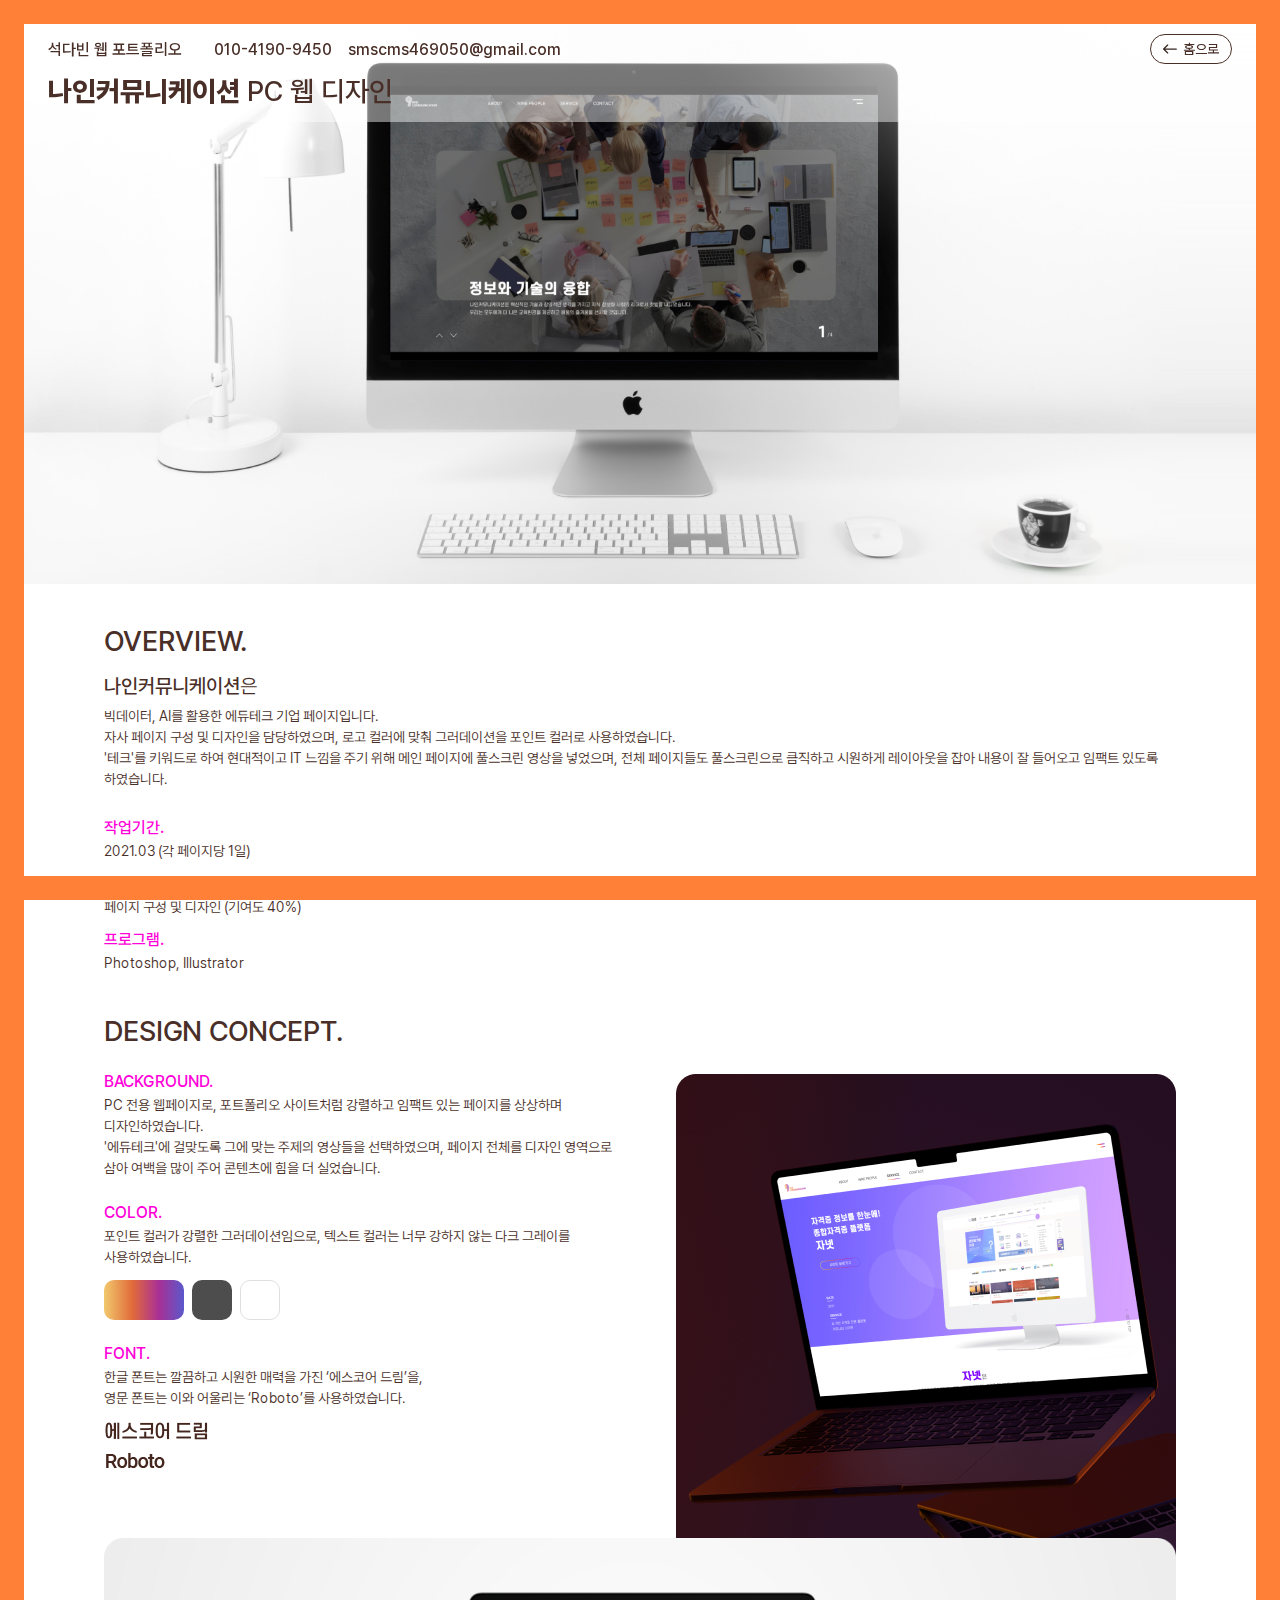
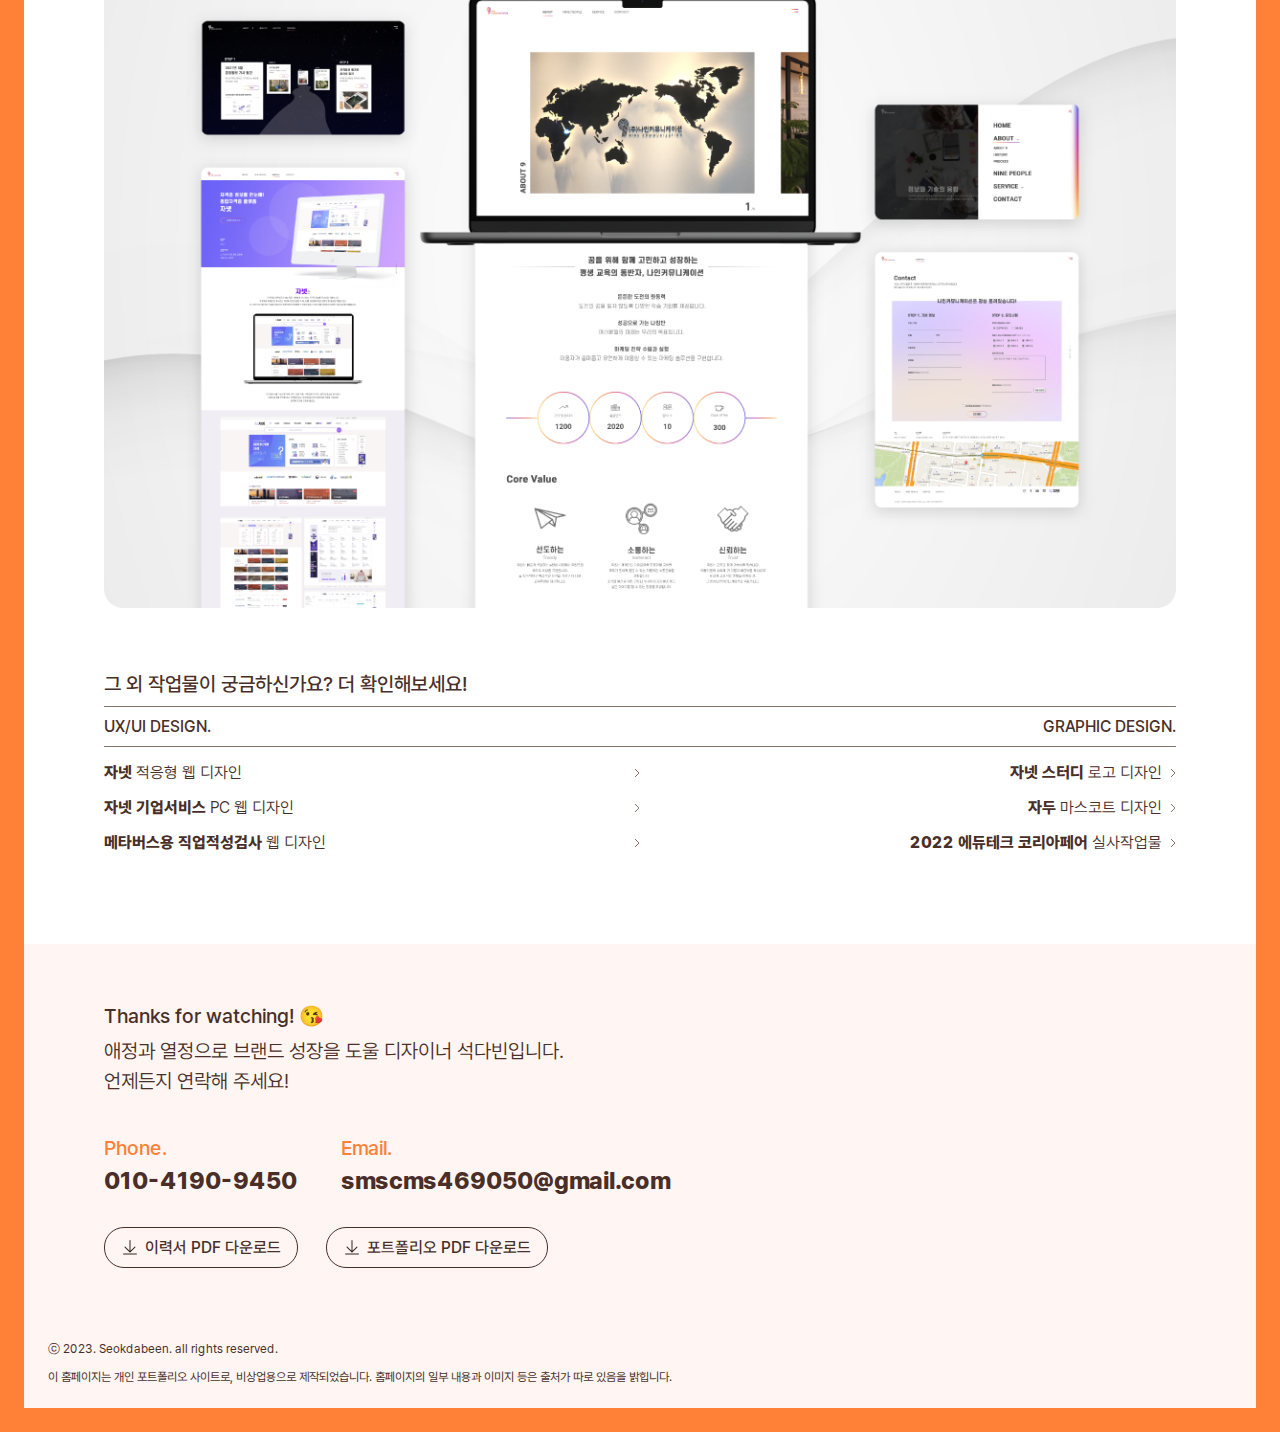
<file: port1_4.html>
<!DOCTYPE html>
<html lang="ko">
  <head>
    <meta charset="UTF-8">
    <meta name="viewport" content="width=device-width, initial-scale=1.0">
    <meta name="author" content="석다빈">
    <meta name="keywords" content="석다빈 웹 포트폴리오">
    <meta name="description" content="디자이너 석다빈의 웹 포트폴리오입니다.">
    <link rel="icon" href="img/favicon.ico">
    <title>D*P | 석다빈 웹 포트폴리오</title>
    <link rel="stylesheet" href="css/default.css">
    <link rel="stylesheet" href="css/common.css">
    <link rel="stylesheet" href="css/port.css">
    <link rel="stylesheet" href="css/port1_4.css">
    <script src="script/jquery-3.7.1.min.js"></script>
  </head>
<body></body>
  <div class="content_wrap sub port">

    <header class="header">
      <div class="flex">
        <div class="head_title">
          <h1>석다빈 웹 포트폴리오</h1>
          <dl>
            <dt class="sr-only">전화번호</dt>
            <dd>010-4190-9450</dd>
            <dt class="sr-only">이메일</dt>
            <dd>smscms469050@gmail.com</dd>
          </dl>
        </div>
        <a class="btn_home" href="index.html"><img src="img/ico-arrow02.svg" alt="">홈으로 <span>돌아가기</span></a>
      </div>
      <div class="port_tit">
        <h1><strong>나인커뮤니케이션</strong> PC 웹 디자인</h1>
      </div>
    </header>

    <div class="main_wrap">
      <div class="top"></div>
      <div class="bottom"></div>
    </div>

    <div id="scroll">
      <svg xmlns="http://www.w3.org/2000/svg" viewBox="0 0 12 12" style="fill: #87716b;stroke-width: 0px;">
        <g>
          <circle cx="6" cy="6" r="6"/>
        </g>
      </svg>
      <p>스크롤하여<br>제 작업물을 확인해보세요!</p>
    </div>

    <main id="port" class="sub1_port4">
      <section class="cover"></section>
      <section class="info">
        <div class="inner">
          <div class="overview">
            <h2>OVERVIEW.</h2>
            <div class="flex">
              <div class="txt_area">
                <span class="first_txt"><strong>나인커뮤니케이션</strong>은</span>
                <p>빅데이터, AI를 활용한 에듀테크 기업 페이지입니다.<br>자사 페이지 구성 및 디자인을 담당하였으며, 로고 컬러에 맞춰 그러데이션을 포인트 컬러로 사용하였습니다.<br>'테크'를 키워드로 하여 현대적이고 IT 느낌을 주기 위해 메인 페이지에 풀스크린 영상을 넣었으며, 전체 페이지들도 풀스크린으로 큼직하고 시원하게 레이아웃을 잡아 내용이 잘 들어오고 임팩트 있도록 하였습니다.</p>
              </div>
              <ul class="list">
                <li>
                  <h3>작업기간.</h3>
                  <p>2021.03 (각 페이지당 1일)</p>
                </li>
                <li>
                  <h3>역할.</h3>
                  <p>페이지 구성 및 디자인 (기여도 40%)</p>
                </li>
                <li>
                  <h3>프로그램.</h3>
                  <p>Photoshop, Illustrator</p>
                </li>
              </ul>
            </div>
          </div>
          <div class="concept">
            <h2>DESIGN CONCEPT.</h2>
            <figure class="img1">
              <img src="img/img-port1-4-01-pc.png" alt="" class="pc">
              <img src="img/img-port1-4-01-mb.png" alt="" class="mb">
            </figure>
            <ul class="list">
              <li>
                <h3>BACKGROUND.</h3>
                <p>PC 전용 웹페이지로, 포트폴리오 사이트처럼 강렬하고 임팩트 있는 페이지를 상상하며 디자인하였습니다.<br>'에듀테크'에 걸맞도록 그에 맞는 주제의 영상들을 선택하였으며, 페이지 전체를 디자인 영역으로 삼아 여백을 많이 주어 콘텐츠에 힘을 더 실었습니다.</p>
              </li>
              <li>
                <h3>COLOR.</h3>
                <p>포인트 컬러가 강렬한 그러데이션임으로, 텍스트 컬러는 너무 강하지 않는 다크 그레이를 사용하였습니다.</p>
                <ul class="color">
                  <li class="main _1"></li>
                  <li class="sub _1"></li>
                  <li class="sub _2"></li>
                </ul>
              </li>
              <li>
                <h3>FONT.</h3>
                <p>한글 폰트는 깔끔하고 시원한 매력을 가진 ‘에스코어 드림’을,<br>영문 폰트는 이와 어울리는 ‘Roboto’를 사용하였습니다.</p>
                <img src="img/img-port1-4-font.png" alt="폰트1 에스코어 드림, 폰트2 Roboto" class="font_img">
              </li>
            </ul>
          </div>
          <figure class="img2">
            <img src="img/img-port1-4-02.png" alt="">
          </figure>
        </div>
      </section>

      <section class="other inner">
        <h2 class="pc">그 외 작업물이 궁금하신가요? 더 확인해보세요!</h2>
        <h2 class="mb">그 외 작업물이 궁금하신가요?<br>더 확인해보세요!</h2>
        <div class="flex">
          <div class="list _1">
            <h3>UX/UI DESIGN.</h3>
            <ul>
              <li><a href="port1_1.html"><strong>자넷</strong> 적응형 웹 디자인</a></li>
              <li><a href="port1_2.html"><strong>자넷 기업서비스</strong> PC 웹 디자인</a></li>
              <li><a href="port1_3.html"><strong>메타버스용 직업적성검사</strong> 웹 디자인</a></li>
            </ul>
          </div>
          <div class="list _2">
            <h3>GRAPHIC DESIGN.</h3>
            <ul>
              <li><a href="port2_1.html"><strong>자넷 스터디</strong> 로고 디자인</a></li>
              <li><a href="port2_2.html"><strong>자두</strong> 마스코트 디자인</a></li>
              <li><a href="port2_3.html"><strong>2022 에듀테크 코리아페어</strong> 실사작업물</a></li>
            </ul>
          </div>
        </div>
      </section>

      <section id="contact">
        <div class="inner">
          <h4>Thanks for watching! <span aria-hidden="true">😘</span></h4>
          <p>애정과 열정으로 브랜드 성장을 도울 디자이너 석다빈입니다.<br>언제든지 연락해 주세요!</p>
          <ul class="info">
            <li>
              <dl>
                <dt>Phone.</dt>
                <dd>010-4190-9450</dd>
              </dl>
            </li>
            <li>
              <dl>
                <dt>Email.</dt>
                <dd>smscms469050@gmail.com</dd>
              </dl>
            </li>
          </ul>
          <div class="download_list">
            <a href="file/석다빈_01041909450_이력서.pdf"><svg width="18" height="18" viewBox="0 0 18 18" fill="none" xmlns="http://www.w3.org/2000/svg">
              <g clip-path="url(#clip0_43_5)">
              <path d="M15.5 15.5H2.5C2.36739 15.5 2.24021 15.5527 2.14645 15.6464C2.05268 15.7402 2 15.8674 2 16C2 16.1326 2.05268 16.2598 2.14645 16.3536C2.24021 16.4473 2.36739 16.5 2.5 16.5H15.5C15.6326 16.5 15.7598 16.4473 15.8536 16.3536C15.9473 16.2598 16 16.1326 16 16C16 15.8674 15.9473 15.7402 15.8536 15.6464C15.7598 15.5527 15.6326 15.5 15.5 15.5Z" fill="#352521"/>
              <path class="ani" d="M9.00001 14.74L14.305 9.435C14.3869 9.33935 14.4297 9.21631 14.4249 9.09047C14.42 8.96464 14.3678 8.84527 14.2788 8.75622C14.1897 8.66717 14.0704 8.61501 13.9445 8.61014C13.8187 8.60528 13.6957 8.64809 13.6 8.73L9.50001 12.825V2.5C9.50001 2.36739 9.44733 2.24021 9.35356 2.14645C9.2598 2.05268 9.13262 2 9.00001 2C8.8674 2 8.74022 2.05268 8.64646 2.14645C8.55269 2.24021 8.50001 2.36739 8.50001 2.5V12.825L4.40501 8.73C4.36019 8.67766 4.30503 8.63515 4.243 8.60514C4.18096 8.57513 4.1134 8.55826 4.04454 8.5556C3.97568 8.55294 3.90701 8.56454 3.84285 8.58968C3.77869 8.61482 3.72041 8.65295 3.67168 8.70167C3.62296 8.7504 3.58483 8.80868 3.55969 8.87284C3.53455 8.937 3.52295 9.00567 3.52561 9.07453C3.52827 9.14339 3.54514 9.21095 3.57515 9.27299C3.60516 9.33502 3.64767 9.39018 3.70001 9.435L9.00001 14.74Z" fill="#352521"/>
              </g>
              </svg>이력서 PDF 다운로드</a>
            <a href="file/석다빈_01041909450_포트폴리오.pdf"><svg width="18" height="18" viewBox="0 0 18 18" fill="none" xmlns="http://www.w3.org/2000/svg">
              <g clip-path="url(#clip0_43_5)">
              <path d="M15.5 15.5H2.5C2.36739 15.5 2.24021 15.5527 2.14645 15.6464C2.05268 15.7402 2 15.8674 2 16C2 16.1326 2.05268 16.2598 2.14645 16.3536C2.24021 16.4473 2.36739 16.5 2.5 16.5H15.5C15.6326 16.5 15.7598 16.4473 15.8536 16.3536C15.9473 16.2598 16 16.1326 16 16C16 15.8674 15.9473 15.7402 15.8536 15.6464C15.7598 15.5527 15.6326 15.5 15.5 15.5Z" fill="#352521"/>
              <path class="ani" d="M9.00001 14.74L14.305 9.435C14.3869 9.33935 14.4297 9.21631 14.4249 9.09047C14.42 8.96464 14.3678 8.84527 14.2788 8.75622C14.1897 8.66717 14.0704 8.61501 13.9445 8.61014C13.8187 8.60528 13.6957 8.64809 13.6 8.73L9.50001 12.825V2.5C9.50001 2.36739 9.44733 2.24021 9.35356 2.14645C9.2598 2.05268 9.13262 2 9.00001 2C8.8674 2 8.74022 2.05268 8.64646 2.14645C8.55269 2.24021 8.50001 2.36739 8.50001 2.5V12.825L4.40501 8.73C4.36019 8.67766 4.30503 8.63515 4.243 8.60514C4.18096 8.57513 4.1134 8.55826 4.04454 8.5556C3.97568 8.55294 3.90701 8.56454 3.84285 8.58968C3.77869 8.61482 3.72041 8.65295 3.67168 8.70167C3.62296 8.7504 3.58483 8.80868 3.55969 8.87284C3.53455 8.937 3.52295 9.00567 3.52561 9.07453C3.52827 9.14339 3.54514 9.21095 3.57515 9.27299C3.60516 9.33502 3.64767 9.39018 3.70001 9.435L9.00001 14.74Z" fill="#352521"/>
              </g>
              </svg>포트폴리오 PDF 다운로드</a>
          </div>
        </div>
      </section>
    </main>
    <footer>
      <p>ⓒ 2023. Seokdabeen. all rights reserved.</p>
      <p>이 홈페이지는 개인 포트폴리오 사이트로, 비상업용으로 제작되었습니다. 홈페이지의 일부 내용과 이미지 등은 출처가 따로 있음을 밝힙니다.</p>
    </footer>
  </div>

  <script type="text/javascript" src="script/port.js"></script>
</body>
</html>
</file>
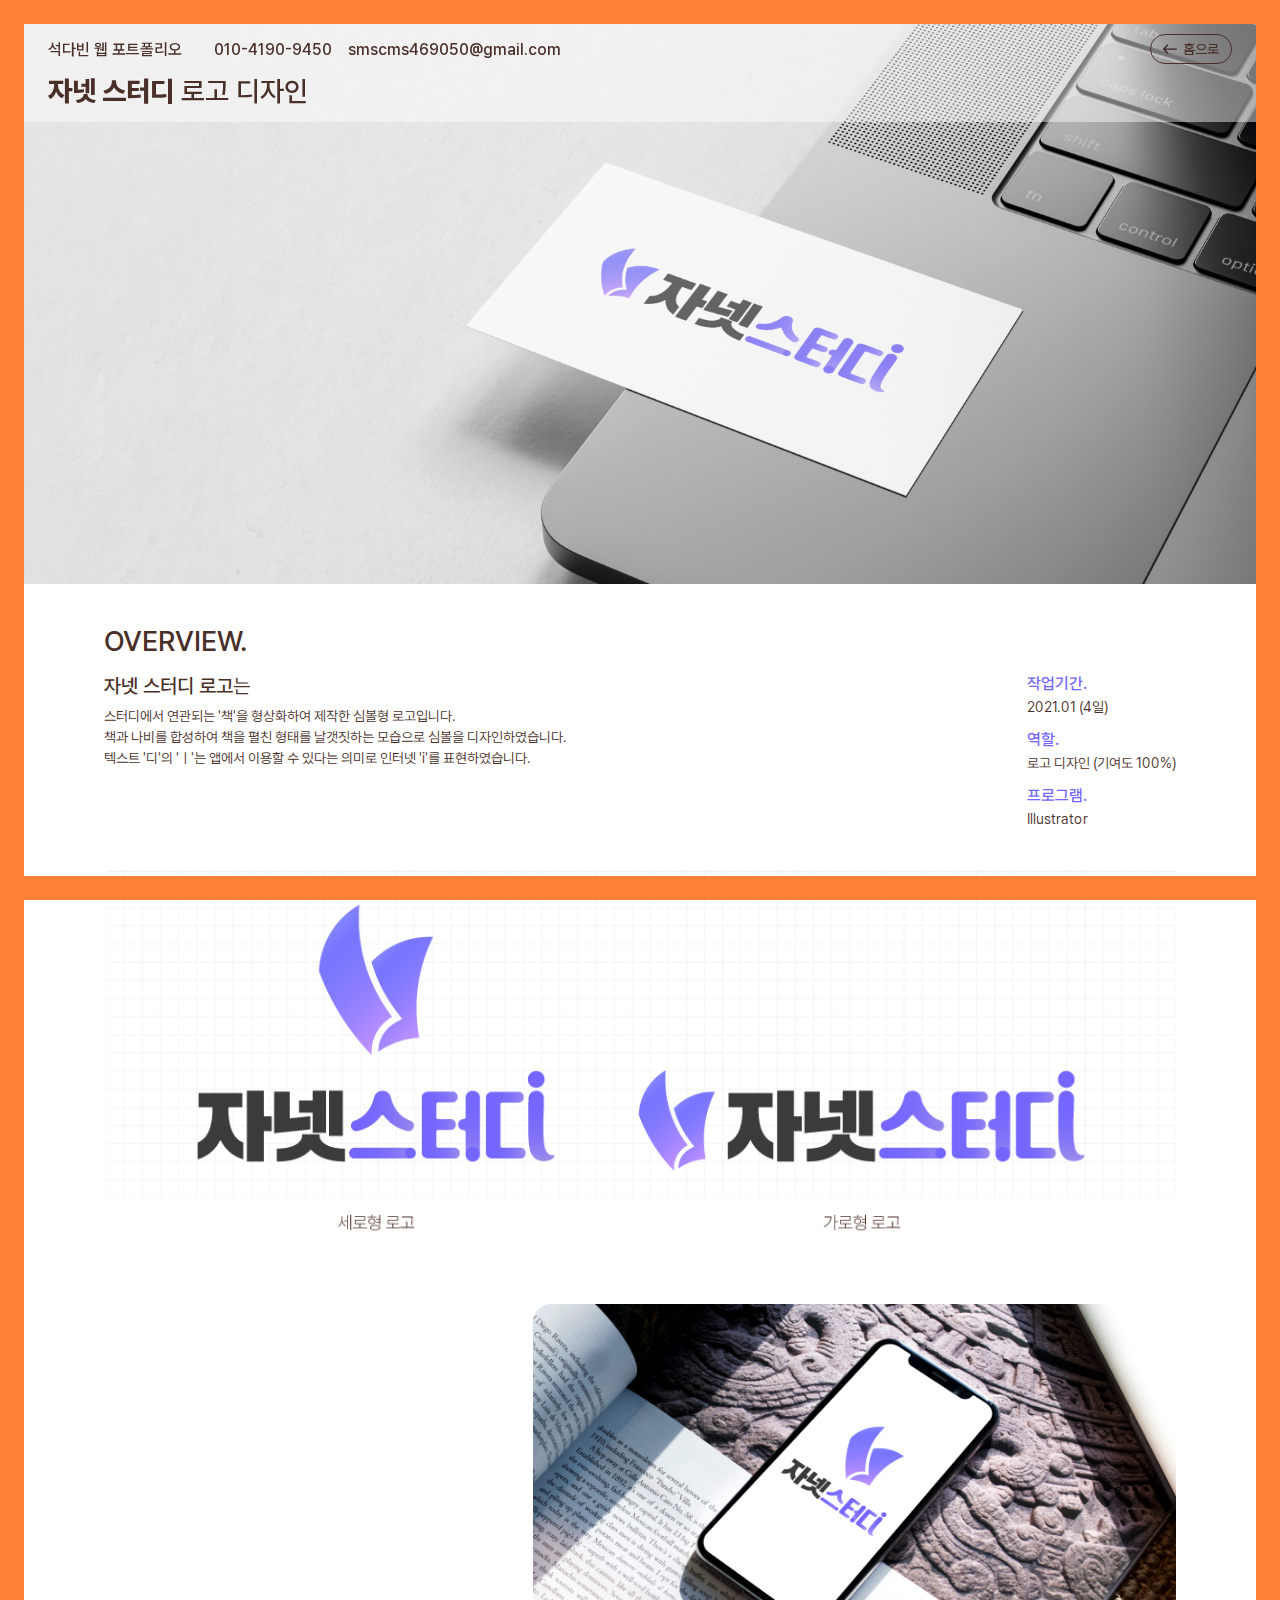
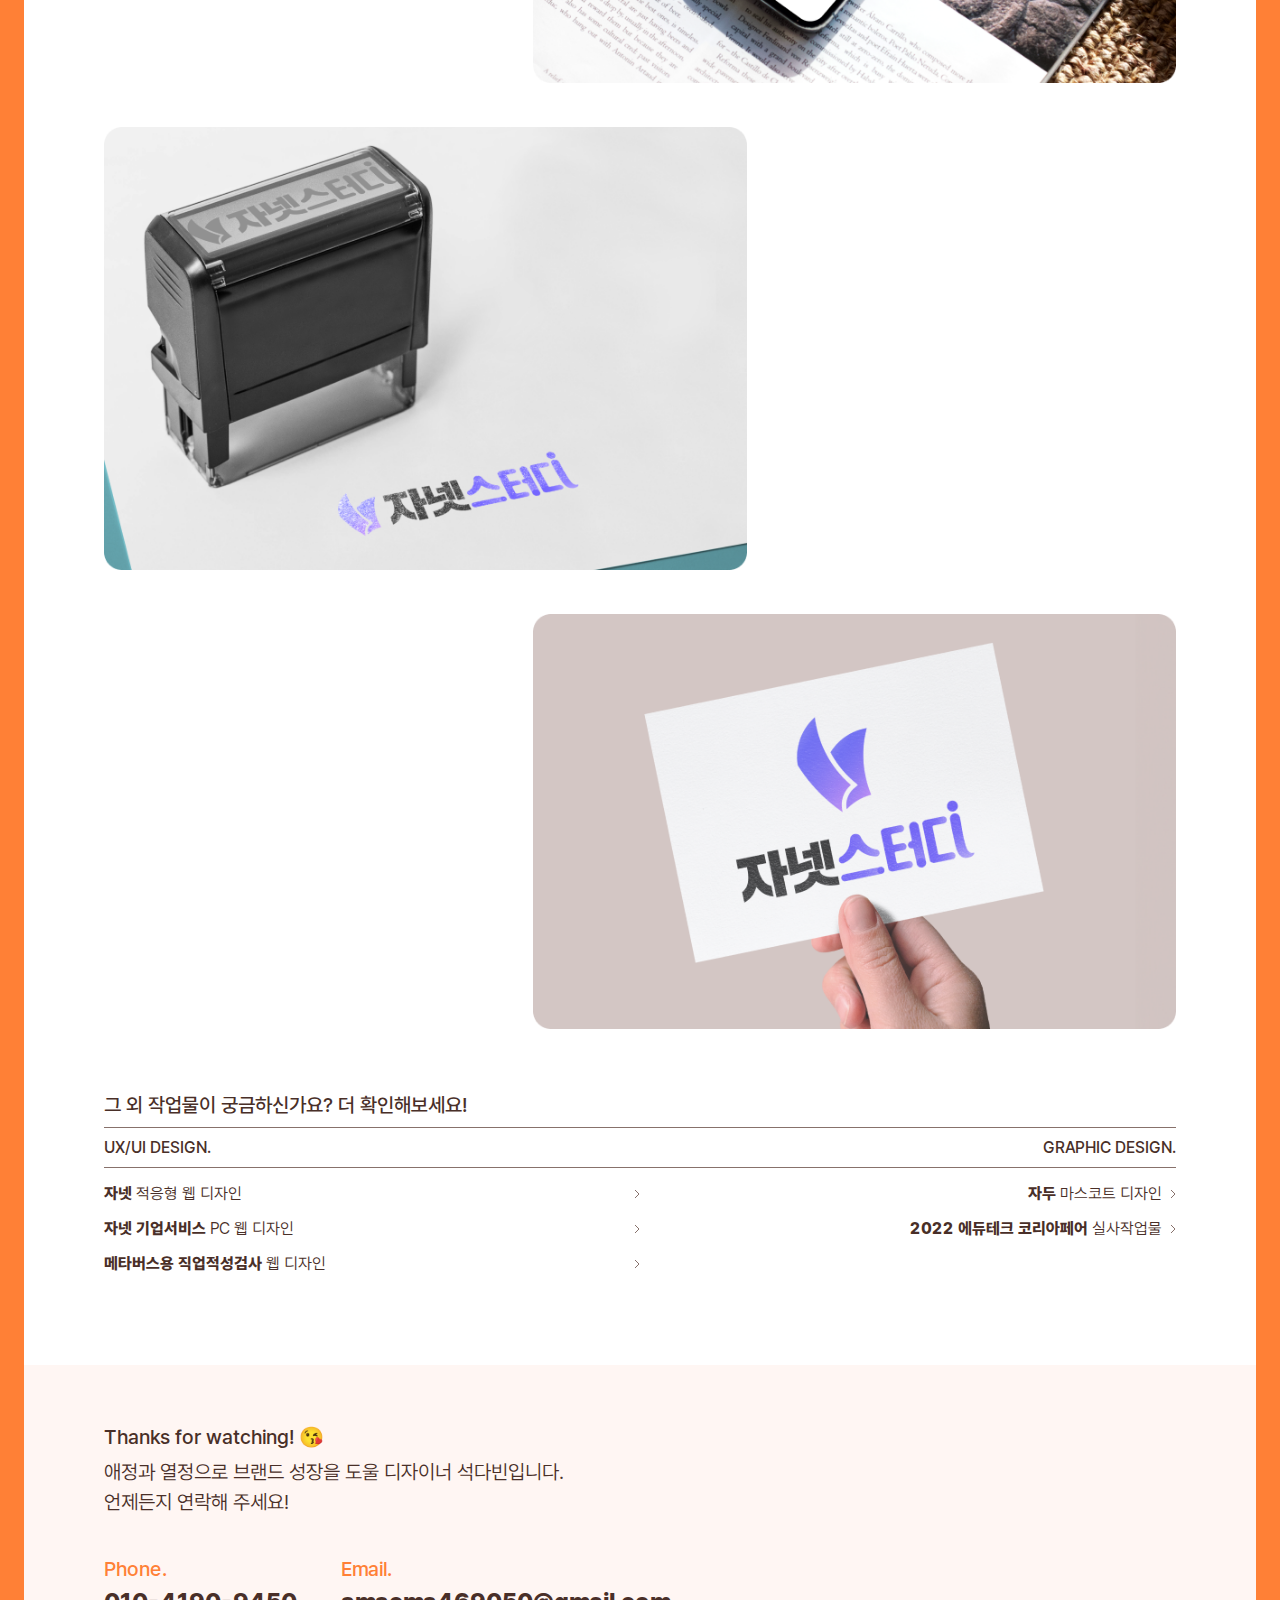
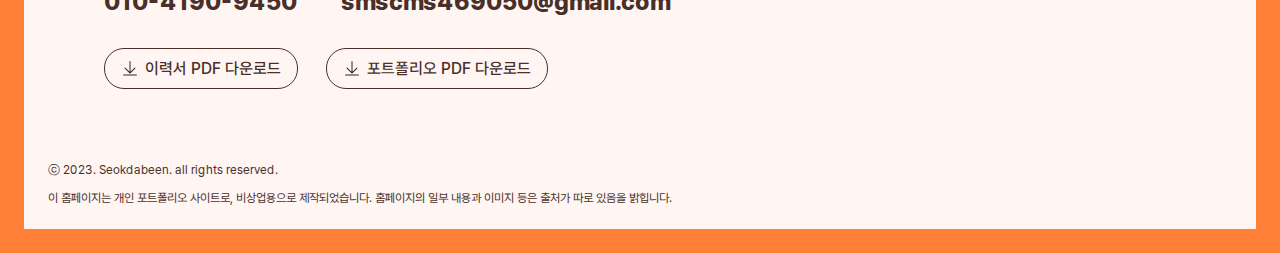
<file: port2_1.html>
<!DOCTYPE html>
<html lang="ko">
  <head>
    <meta charset="UTF-8">
    <meta name="viewport" content="width=device-width, initial-scale=1.0">
    <meta name="author" content="석다빈">
    <meta name="keywords" content="석다빈 웹 포트폴리오">
    <meta name="description" content="디자이너 석다빈의 웹 포트폴리오입니다.">
    <link rel="icon" href="img/favicon.ico">
    <title>D*P | 석다빈 웹 포트폴리오</title>
    <link rel="stylesheet" href="css/default.css">
    <link rel="stylesheet" href="css/common.css">
    <link rel="stylesheet" href="css/port.css">
    <link rel="stylesheet" href="css/port2_1.css">
    <script src="script/jquery-3.7.1.min.js"></script>
  </head>
<body></body>
  <div class="content_wrap sub port">

    <header class="header">
      <div class="flex">
        <div class="head_title">
          <h1>석다빈 웹 포트폴리오</h1>
          <dl>
            <dt class="sr-only">전화번호</dt>
            <dd>010-4190-9450</dd>
            <dt class="sr-only">이메일</dt>
            <dd>smscms469050@gmail.com</dd>
          </dl>
        </div>
        <a class="btn_home" href="index.html"><img src="img/ico-arrow02.svg" alt="">홈으로 <span>돌아가기</span></a>
      </div>
      <div class="port_tit">
        <h1><strong>자넷 스터디</strong> 로고 디자인</h1>
      </div>
    </header>

    <div class="main_wrap">
      <div class="top"></div>
      <div class="bottom"></div>
    </div>

    <div id="scroll">
      <svg xmlns="http://www.w3.org/2000/svg" viewBox="0 0 12 12" style="fill: #87716b;stroke-width: 0px;">
        <g>
          <circle cx="6" cy="6" r="6"/>
        </g>
      </svg>
      <p>스크롤하여<br>제 작업물을 확인해보세요!</p>
    </div>

    <main id="port" class="sub2_port1">
      <section class="cover"></section>
      <section class="info">
        <div class="inner">
          <div class="overview">
            <h2>OVERVIEW.</h2>
            <div class="flex">
              <div class="txt_area">
                <span class="first_txt"><strong>자넷 스터디 로고</strong>는</span>
                <p>스터디에서 연관되는 '책'을 형상화하여 제작한 심볼형 로고입니다.<br>책과 나비를 합성하여 책을 펼친 형태를 날갯짓하는 모습으로 심볼을 디자인하였습니다.<br>텍스트 '디'의 'ￜ'는 앱에서 이용할 수 있다는 의미로 인터넷 'i'를 표현하였습니다.</p>
              </div>
              <ul class="list">
                <li>
                  <h3>작업기간.</h3>
                  <p>2021.01 (4일)</p>
                </li>
                <li>
                  <h3>역할.</h3>
                  <p>로고 디자인 (기여도 100%)</p>
                </li>
                <li>
                  <h3>프로그램.</h3>
                  <p>Illustrator</p>
                </li>
              </ul>
            </div>
            <figure class="img1">
              <img src="img/img-port2-1-01-pc.png" alt="" class="pc">
              <img src="img/img-port2-1-01-1-mb.png" alt="" class="mb">
              <img src="img/img-port2-1-01-2-mb.png" alt="" class="mb">
            </figure>
          </div>
          <div class="img_list">
            <figure class="img2">
              <img src="img/img-port2-1-list1.png" alt="">
            </figure>
            <figure class="img3">
              <img src="img/img-port2-1-list2.png" alt="">
            </figure>
            <figure class="img4">
              <img src="img/img-port2-1-list3.png" alt="">
            </figure>
          </div>
        </div>
      </section>

      <section class="other inner">
        <h2 class="pc">그 외 작업물이 궁금하신가요? 더 확인해보세요!</h2>
        <h2 class="mb">그 외 작업물이 궁금하신가요?<br>더 확인해보세요!</h2>
        <div class="flex">
          <div class="list _1">
            <h3>UX/UI DESIGN.</h3>
            <ul>
              <li><a href="port1_1.html"><strong>자넷</strong> 적응형 웹 디자인</a></li>
              <li><a href="port1_2.html"><strong>자넷 기업서비스</strong> PC 웹 디자인</a></li>
              <li><a href="port1_3.html"><strong>메타버스용 직업적성검사</strong> 웹 디자인</a></li>
            </ul>
          </div>
          <div class="list _2">
            <h3>GRAPHIC DESIGN.</h3>
            <ul>
              <!-- <li><a href="port2_1.html"><strong>자넷 스터디</strong> 로고 디자인</a></li> -->
              <li><a href="port2_2.html"><strong>자두</strong> 마스코트 디자인</a></li>
              <li><a href="port2_3.html"><strong>2022 에듀테크 코리아페어</strong> 실사작업물</a></li>
            </ul>
          </div>
        </div>
      </section>

      <section id="contact">
        <div class="inner">
          <h4>Thanks for watching! <span aria-hidden="true">😘</span></h4>
          <p>애정과 열정으로 브랜드 성장을 도울 디자이너 석다빈입니다.<br>언제든지 연락해 주세요!</p>
          <ul class="info">
            <li>
              <dl>
                <dt>Phone.</dt>
                <dd>010-4190-9450</dd>
              </dl>
            </li>
            <li>
              <dl>
                <dt>Email.</dt>
                <dd>smscms469050@gmail.com</dd>
              </dl>
            </li>
          </ul>
          <div class="download_list">
            <a href="file/석다빈_01041909450_이력서.pdf"><svg width="18" height="18" viewBox="0 0 18 18" fill="none" xmlns="http://www.w3.org/2000/svg">
              <g clip-path="url(#clip0_43_5)">
              <path d="M15.5 15.5H2.5C2.36739 15.5 2.24021 15.5527 2.14645 15.6464C2.05268 15.7402 2 15.8674 2 16C2 16.1326 2.05268 16.2598 2.14645 16.3536C2.24021 16.4473 2.36739 16.5 2.5 16.5H15.5C15.6326 16.5 15.7598 16.4473 15.8536 16.3536C15.9473 16.2598 16 16.1326 16 16C16 15.8674 15.9473 15.7402 15.8536 15.6464C15.7598 15.5527 15.6326 15.5 15.5 15.5Z" fill="#352521"/>
              <path class="ani" d="M9.00001 14.74L14.305 9.435C14.3869 9.33935 14.4297 9.21631 14.4249 9.09047C14.42 8.96464 14.3678 8.84527 14.2788 8.75622C14.1897 8.66717 14.0704 8.61501 13.9445 8.61014C13.8187 8.60528 13.6957 8.64809 13.6 8.73L9.50001 12.825V2.5C9.50001 2.36739 9.44733 2.24021 9.35356 2.14645C9.2598 2.05268 9.13262 2 9.00001 2C8.8674 2 8.74022 2.05268 8.64646 2.14645C8.55269 2.24021 8.50001 2.36739 8.50001 2.5V12.825L4.40501 8.73C4.36019 8.67766 4.30503 8.63515 4.243 8.60514C4.18096 8.57513 4.1134 8.55826 4.04454 8.5556C3.97568 8.55294 3.90701 8.56454 3.84285 8.58968C3.77869 8.61482 3.72041 8.65295 3.67168 8.70167C3.62296 8.7504 3.58483 8.80868 3.55969 8.87284C3.53455 8.937 3.52295 9.00567 3.52561 9.07453C3.52827 9.14339 3.54514 9.21095 3.57515 9.27299C3.60516 9.33502 3.64767 9.39018 3.70001 9.435L9.00001 14.74Z" fill="#352521"/>
              </g>
              </svg>이력서 PDF 다운로드</a>
            <a href="file/석다빈_01041909450_포트폴리오.pdf"><svg width="18" height="18" viewBox="0 0 18 18" fill="none" xmlns="http://www.w3.org/2000/svg">
              <g clip-path="url(#clip0_43_5)">
              <path d="M15.5 15.5H2.5C2.36739 15.5 2.24021 15.5527 2.14645 15.6464C2.05268 15.7402 2 15.8674 2 16C2 16.1326 2.05268 16.2598 2.14645 16.3536C2.24021 16.4473 2.36739 16.5 2.5 16.5H15.5C15.6326 16.5 15.7598 16.4473 15.8536 16.3536C15.9473 16.2598 16 16.1326 16 16C16 15.8674 15.9473 15.7402 15.8536 15.6464C15.7598 15.5527 15.6326 15.5 15.5 15.5Z" fill="#352521"/>
              <path class="ani" d="M9.00001 14.74L14.305 9.435C14.3869 9.33935 14.4297 9.21631 14.4249 9.09047C14.42 8.96464 14.3678 8.84527 14.2788 8.75622C14.1897 8.66717 14.0704 8.61501 13.9445 8.61014C13.8187 8.60528 13.6957 8.64809 13.6 8.73L9.50001 12.825V2.5C9.50001 2.36739 9.44733 2.24021 9.35356 2.14645C9.2598 2.05268 9.13262 2 9.00001 2C8.8674 2 8.74022 2.05268 8.64646 2.14645C8.55269 2.24021 8.50001 2.36739 8.50001 2.5V12.825L4.40501 8.73C4.36019 8.67766 4.30503 8.63515 4.243 8.60514C4.18096 8.57513 4.1134 8.55826 4.04454 8.5556C3.97568 8.55294 3.90701 8.56454 3.84285 8.58968C3.77869 8.61482 3.72041 8.65295 3.67168 8.70167C3.62296 8.7504 3.58483 8.80868 3.55969 8.87284C3.53455 8.937 3.52295 9.00567 3.52561 9.07453C3.52827 9.14339 3.54514 9.21095 3.57515 9.27299C3.60516 9.33502 3.64767 9.39018 3.70001 9.435L9.00001 14.74Z" fill="#352521"/>
              </g>
              </svg>포트폴리오 PDF 다운로드</a>
          </div>
        </div>
      </section>
    </main>
    <footer>
      <p>ⓒ 2023. Seokdabeen. all rights reserved.</p>
      <p>이 홈페이지는 개인 포트폴리오 사이트로, 비상업용으로 제작되었습니다. 홈페이지의 일부 내용과 이미지 등은 출처가 따로 있음을 밝힙니다.</p>
    </footer>
  </div>

  <script type="text/javascript" src="script/port.js"></script>
</body>
</html>
</file>
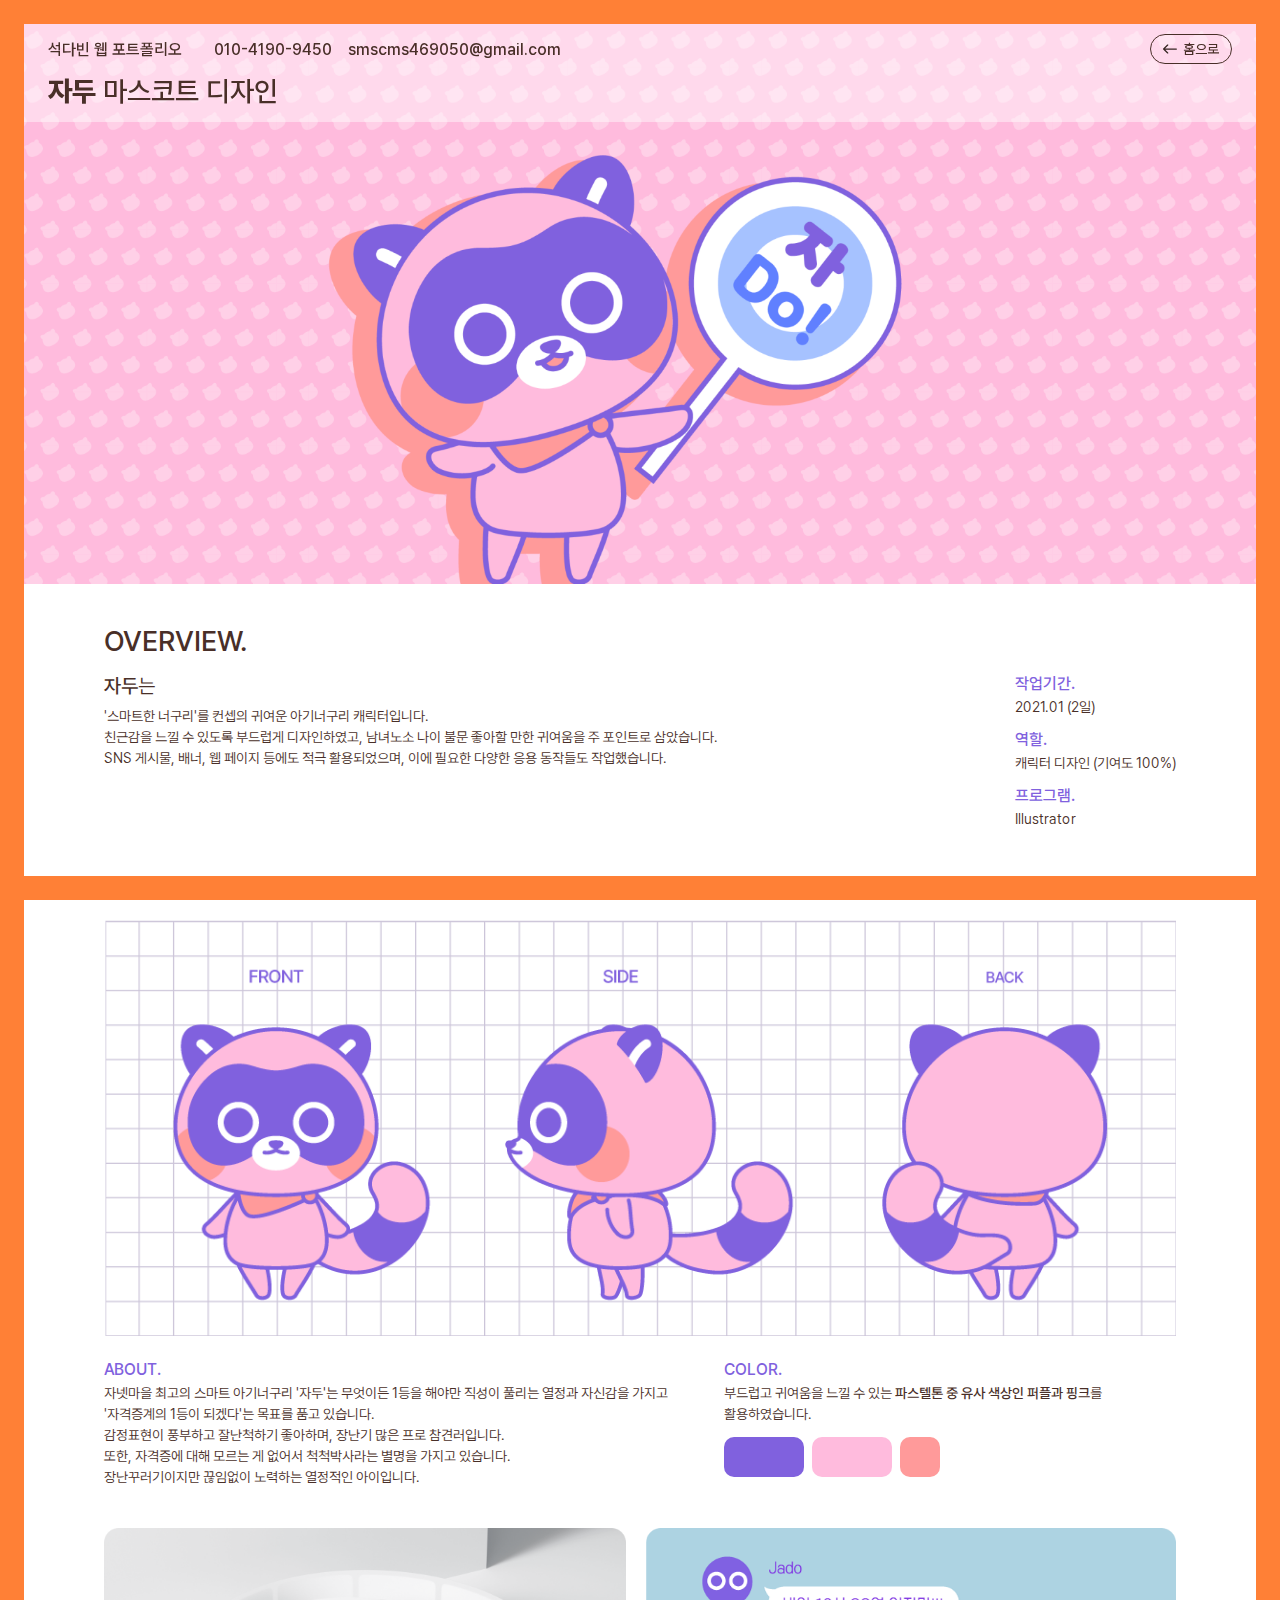
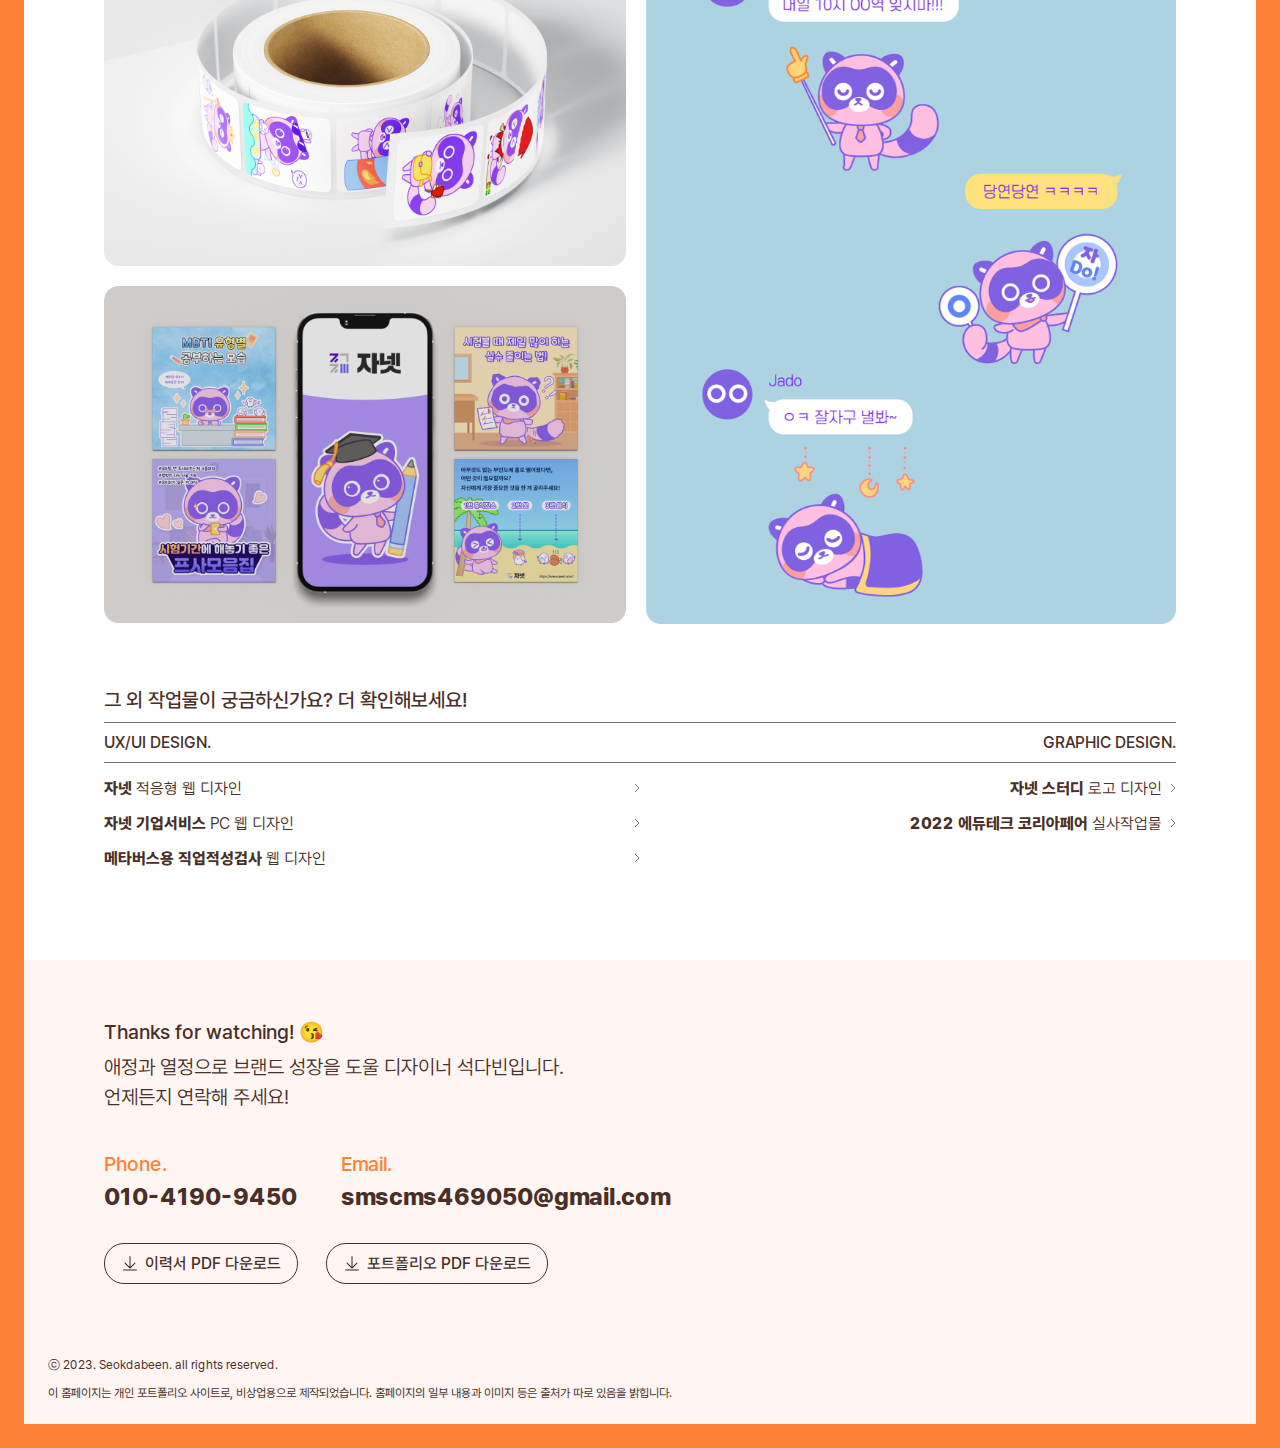
<file: port2_2.html>
<!DOCTYPE html>
<html lang="ko">
  <head>
    <meta charset="UTF-8">
    <meta name="viewport" content="width=device-width, initial-scale=1.0">
    <meta name="author" content="석다빈">
    <meta name="keywords" content="석다빈 웹 포트폴리오">
    <meta name="description" content="디자이너 석다빈의 웹 포트폴리오입니다.">
    <link rel="icon" href="img/favicon.ico">
    <title>D*P | 석다빈 웹 포트폴리오</title>
    <link rel="stylesheet" href="css/default.css">
    <link rel="stylesheet" href="css/common.css">
    <link rel="stylesheet" href="css/port.css">
    <link rel="stylesheet" href="css/port2_2.css">
    <script src="script/jquery-3.7.1.min.js"></script>
  </head>
<body></body>
  <div class="content_wrap sub port">

    <header class="header">
      <div class="flex">
        <div class="head_title">
          <h1>석다빈 웹 포트폴리오</h1>
          <dl>
            <dt class="sr-only">전화번호</dt>
            <dd>010-4190-9450</dd>
            <dt class="sr-only">이메일</dt>
            <dd>smscms469050@gmail.com</dd>
          </dl>
        </div>
        <a class="btn_home" href="index.html"><img src="img/ico-arrow02.svg" alt="">홈으로 <span>돌아가기</span></a>
      </div>
      <div class="port_tit">
        <h1><strong>자두</strong> 마스코트 디자인</h1>
      </div>
    </header>

    <div class="main_wrap">
      <div class="top"></div>
      <div class="bottom"></div>
    </div>

    <div id="scroll">
      <svg xmlns="http://www.w3.org/2000/svg" viewBox="0 0 12 12" style="fill: #87716b;stroke-width: 0px;">
        <g>
          <circle cx="6" cy="6" r="6"/>
        </g>
      </svg>
      <p>스크롤하여<br>제 작업물을 확인해보세요!</p>
    </div>

    <main id="port" class="sub2_port2">
      <section class="cover"></section>
      <section class="info">
        <div class="inner">
          <div class="overview">
            <h2>OVERVIEW.</h2>
            <div class="flex">
              <div class="txt_area">
                <span class="first_txt"><strong>자두</strong>는</span>
                <p>'스마트한 너구리'를 컨셉의 귀여운 아기너구리 캐릭터입니다.<br>친근감을 느낄 수 있도록 부드럽게 디자인하였고, 남녀노소 나이 불문 좋아할 만한 귀여움을 주 포인트로 삼았습니다.<br>SNS 게시물, 배너, 웹 페이지 등에도 적극 활용되었으며, 이에 필요한 다양한 응용 동작들도 작업했습니다.</p>
              </div>
              <ul class="list">
                <li>
                  <h3>작업기간.</h3>
                  <p>2021.01 (2일)</p>
                </li>
                <li>
                  <h3>역할.</h3>
                  <p>캐릭터 디자인 (기여도 100%)</p>
                </li>
                <li>
                  <h3>프로그램.</h3>
                  <p>Illustrator</p>
                </li>
              </ul>
            </div>
          </div>
          <div class="concept">
            <h2>DESIGN CONCEPT.</h2>
            <figure class="img1">
              <img src="img/img-port2-2-01-pc.png" alt="" class="pc">
              <img src="img/img-port2-2-01-mb.png" alt="" class="mb">
            </figure>
            <ul class="list">
              <li>
                <h3>ABOUT.</h3>
                <p>자넷마을 최고의 스마트 아기너구리 '자두'는 무엇이든 1등을 해야만 직성이 풀리는 열정과 자신감을 가지고 '자격증계의 1등이 되겠다'는 목표를 품고 있습니다.<br>감정표현이 풍부하고 잘난척하기 좋아하며, 장난기 많은 프로 참견러입니다.<br>또한, 자격증에 대해 모르는 게 없어서 척척박사라는 별명을 가지고 있습니다.<br>장난꾸러기이지만 끊임없이 노력하는 열정적인 아이입니다.</p>
              </li>
              <li>
                <h3>COLOR.</h3>
                <p>부드럽고 귀여움을 느낄 수 있는 <span>파스텔톤 중 유사 색상인 퍼플과 핑크</span>를 활용하였습니다.</p>
                <ul class="color">
                  <li class="main _1"></li>
                  <li class="main _2"></li>
                  <li class="sub _1"></li>
                </ul>
              </li>
            </ul>
          </div>
          <div class="img_list">
            <div class="left">
              <figure class="img2">
                <img src="img/img-port2-2-list1.png" alt="">
              </figure>
              <figure class="img3">
                <img src="img/img-port2-2-list2.png" alt="">
              </figure>
            </div>
            <figure class="img4">
              <img src="img/img-port2-2-list3.png" alt="">
            </figure>
          </div>
        </div>
      </section>

      <section class="other inner">
        <h2 class="pc">그 외 작업물이 궁금하신가요? 더 확인해보세요!</h2>
        <h2 class="mb">그 외 작업물이 궁금하신가요?<br>더 확인해보세요!</h2>
        <div class="flex">
          <div class="list _1">
            <h3>UX/UI DESIGN.</h3>
            <ul>
              <li><a href="port1_1.html"><strong>자넷</strong> 적응형 웹 디자인</a></li>
              <li><a href="port1_2.html"><strong>자넷 기업서비스</strong> PC 웹 디자인</a></li>
              <li><a href="port1_3.html"><strong>메타버스용 직업적성검사</strong> 웹 디자인</a></li>
            </ul>
          </div>
          <div class="list _2">
            <h3>GRAPHIC DESIGN.</h3>
            <ul>
              <li><a href="port2_1.html"><strong>자넷 스터디</strong> 로고 디자인</a></li>
              <li><a href="port2_3.html"><strong>2022 에듀테크 코리아페어</strong> 실사작업물</a></li>
            </ul>
          </div>
        </div>
      </section>

      <section id="contact">
        <div class="inner">
          <h4>Thanks for watching! <span aria-hidden="true">😘</span></h4>
          <p>애정과 열정으로 브랜드 성장을 도울 디자이너 석다빈입니다.<br>언제든지 연락해 주세요!</p>
          <ul class="info">
            <li>
              <dl>
                <dt>Phone.</dt>
                <dd>010-4190-9450</dd>
              </dl>
            </li>
            <li>
              <dl>
                <dt>Email.</dt>
                <dd>smscms469050@gmail.com</dd>
              </dl>
            </li>
          </ul>
          <div class="download_list">
            <a href="file/석다빈_01041909450_이력서.pdf"><svg width="18" height="18" viewBox="0 0 18 18" fill="none" xmlns="http://www.w3.org/2000/svg">
              <g clip-path="url(#clip0_43_5)">
              <path d="M15.5 15.5H2.5C2.36739 15.5 2.24021 15.5527 2.14645 15.6464C2.05268 15.7402 2 15.8674 2 16C2 16.1326 2.05268 16.2598 2.14645 16.3536C2.24021 16.4473 2.36739 16.5 2.5 16.5H15.5C15.6326 16.5 15.7598 16.4473 15.8536 16.3536C15.9473 16.2598 16 16.1326 16 16C16 15.8674 15.9473 15.7402 15.8536 15.6464C15.7598 15.5527 15.6326 15.5 15.5 15.5Z" fill="#352521"/>
              <path class="ani" d="M9.00001 14.74L14.305 9.435C14.3869 9.33935 14.4297 9.21631 14.4249 9.09047C14.42 8.96464 14.3678 8.84527 14.2788 8.75622C14.1897 8.66717 14.0704 8.61501 13.9445 8.61014C13.8187 8.60528 13.6957 8.64809 13.6 8.73L9.50001 12.825V2.5C9.50001 2.36739 9.44733 2.24021 9.35356 2.14645C9.2598 2.05268 9.13262 2 9.00001 2C8.8674 2 8.74022 2.05268 8.64646 2.14645C8.55269 2.24021 8.50001 2.36739 8.50001 2.5V12.825L4.40501 8.73C4.36019 8.67766 4.30503 8.63515 4.243 8.60514C4.18096 8.57513 4.1134 8.55826 4.04454 8.5556C3.97568 8.55294 3.90701 8.56454 3.84285 8.58968C3.77869 8.61482 3.72041 8.65295 3.67168 8.70167C3.62296 8.7504 3.58483 8.80868 3.55969 8.87284C3.53455 8.937 3.52295 9.00567 3.52561 9.07453C3.52827 9.14339 3.54514 9.21095 3.57515 9.27299C3.60516 9.33502 3.64767 9.39018 3.70001 9.435L9.00001 14.74Z" fill="#352521"/>
              </g>
              </svg>이력서 PDF 다운로드</a>
            <a href="file/석다빈_01041909450_포트폴리오.pdf"><svg width="18" height="18" viewBox="0 0 18 18" fill="none" xmlns="http://www.w3.org/2000/svg">
              <g clip-path="url(#clip0_43_5)">
              <path d="M15.5 15.5H2.5C2.36739 15.5 2.24021 15.5527 2.14645 15.6464C2.05268 15.7402 2 15.8674 2 16C2 16.1326 2.05268 16.2598 2.14645 16.3536C2.24021 16.4473 2.36739 16.5 2.5 16.5H15.5C15.6326 16.5 15.7598 16.4473 15.8536 16.3536C15.9473 16.2598 16 16.1326 16 16C16 15.8674 15.9473 15.7402 15.8536 15.6464C15.7598 15.5527 15.6326 15.5 15.5 15.5Z" fill="#352521"/>
              <path class="ani" d="M9.00001 14.74L14.305 9.435C14.3869 9.33935 14.4297 9.21631 14.4249 9.09047C14.42 8.96464 14.3678 8.84527 14.2788 8.75622C14.1897 8.66717 14.0704 8.61501 13.9445 8.61014C13.8187 8.60528 13.6957 8.64809 13.6 8.73L9.50001 12.825V2.5C9.50001 2.36739 9.44733 2.24021 9.35356 2.14645C9.2598 2.05268 9.13262 2 9.00001 2C8.8674 2 8.74022 2.05268 8.64646 2.14645C8.55269 2.24021 8.50001 2.36739 8.50001 2.5V12.825L4.40501 8.73C4.36019 8.67766 4.30503 8.63515 4.243 8.60514C4.18096 8.57513 4.1134 8.55826 4.04454 8.5556C3.97568 8.55294 3.90701 8.56454 3.84285 8.58968C3.77869 8.61482 3.72041 8.65295 3.67168 8.70167C3.62296 8.7504 3.58483 8.80868 3.55969 8.87284C3.53455 8.937 3.52295 9.00567 3.52561 9.07453C3.52827 9.14339 3.54514 9.21095 3.57515 9.27299C3.60516 9.33502 3.64767 9.39018 3.70001 9.435L9.00001 14.74Z" fill="#352521"/>
              </g>
              </svg>포트폴리오 PDF 다운로드</a>
          </div>
        </div>
      </section>
    </main>
    <footer>
      <p>ⓒ 2023. Seokdabeen. all rights reserved.</p>
      <p>이 홈페이지는 개인 포트폴리오 사이트로, 비상업용으로 제작되었습니다. 홈페이지의 일부 내용과 이미지 등은 출처가 따로 있음을 밝힙니다.</p>
    </footer>
  </div>

  <script type="text/javascript" src="script/port.js"></script>
</body>
</html>
</file>
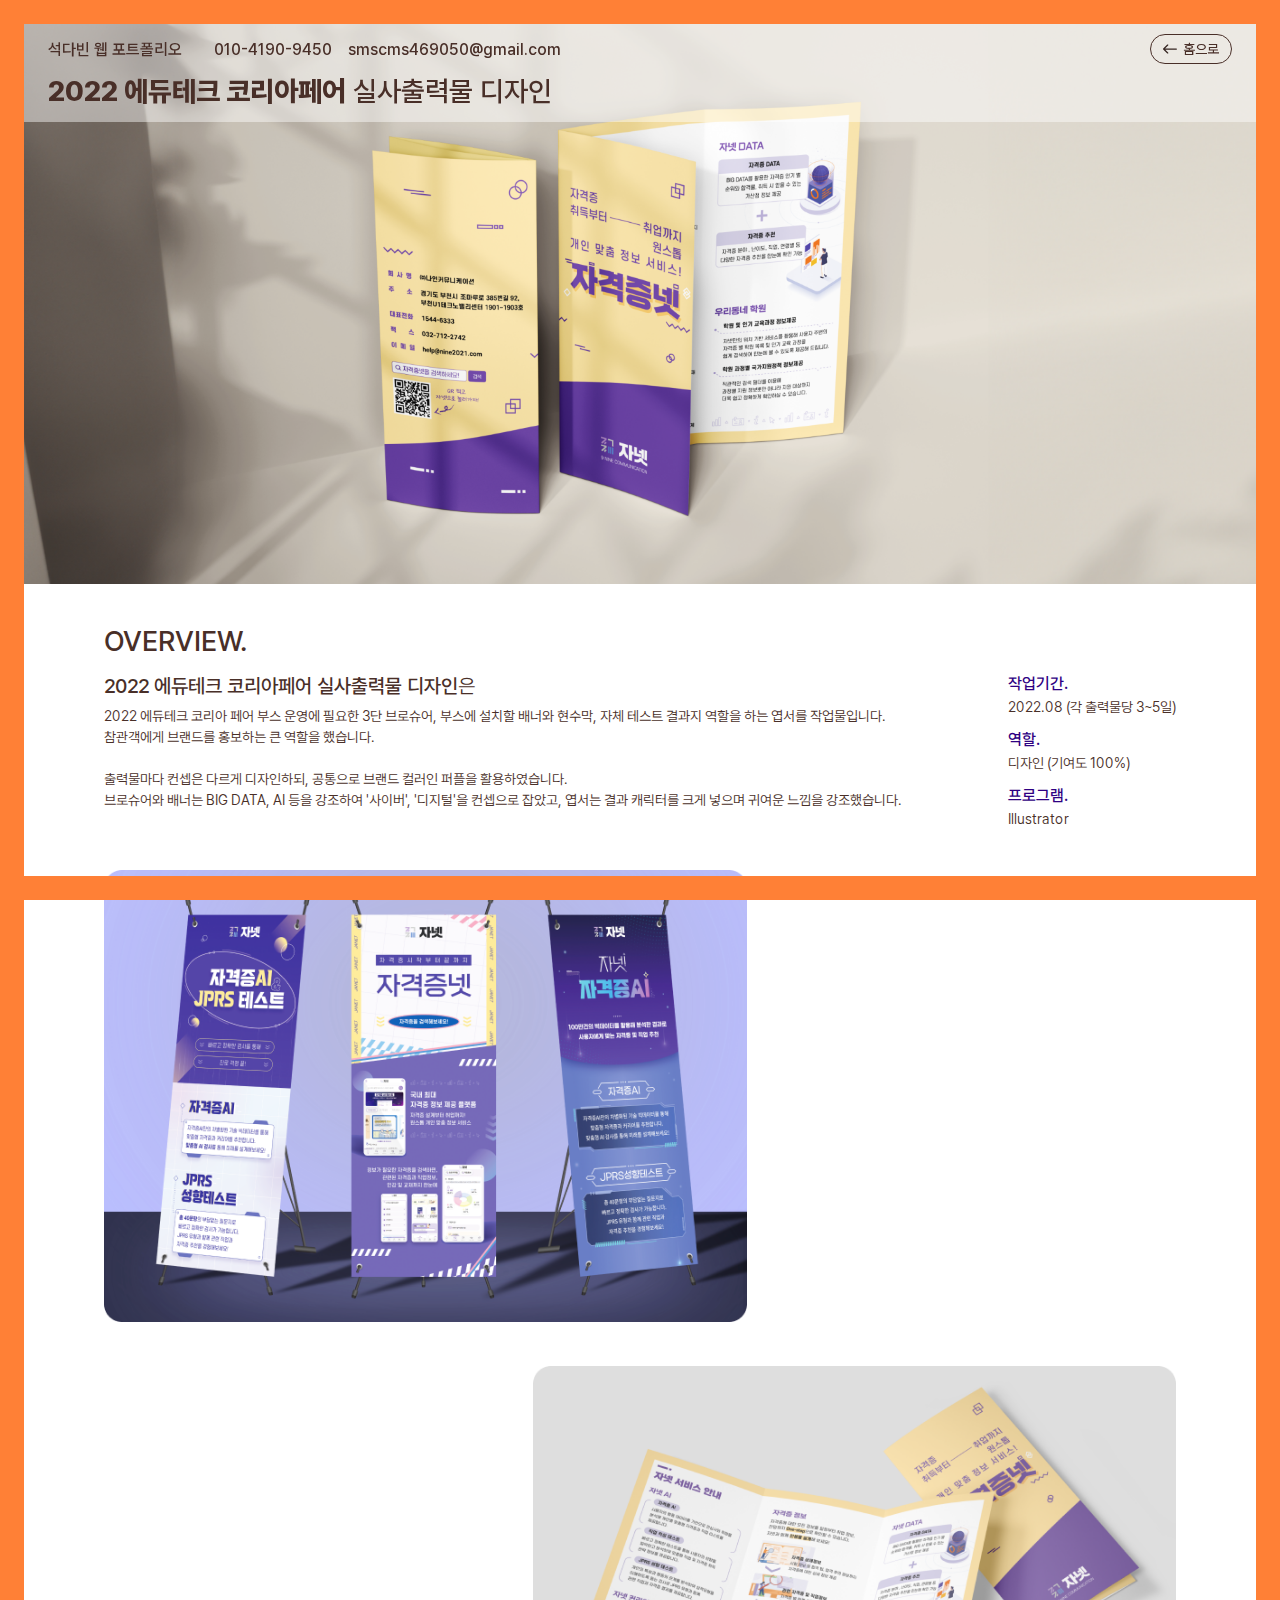
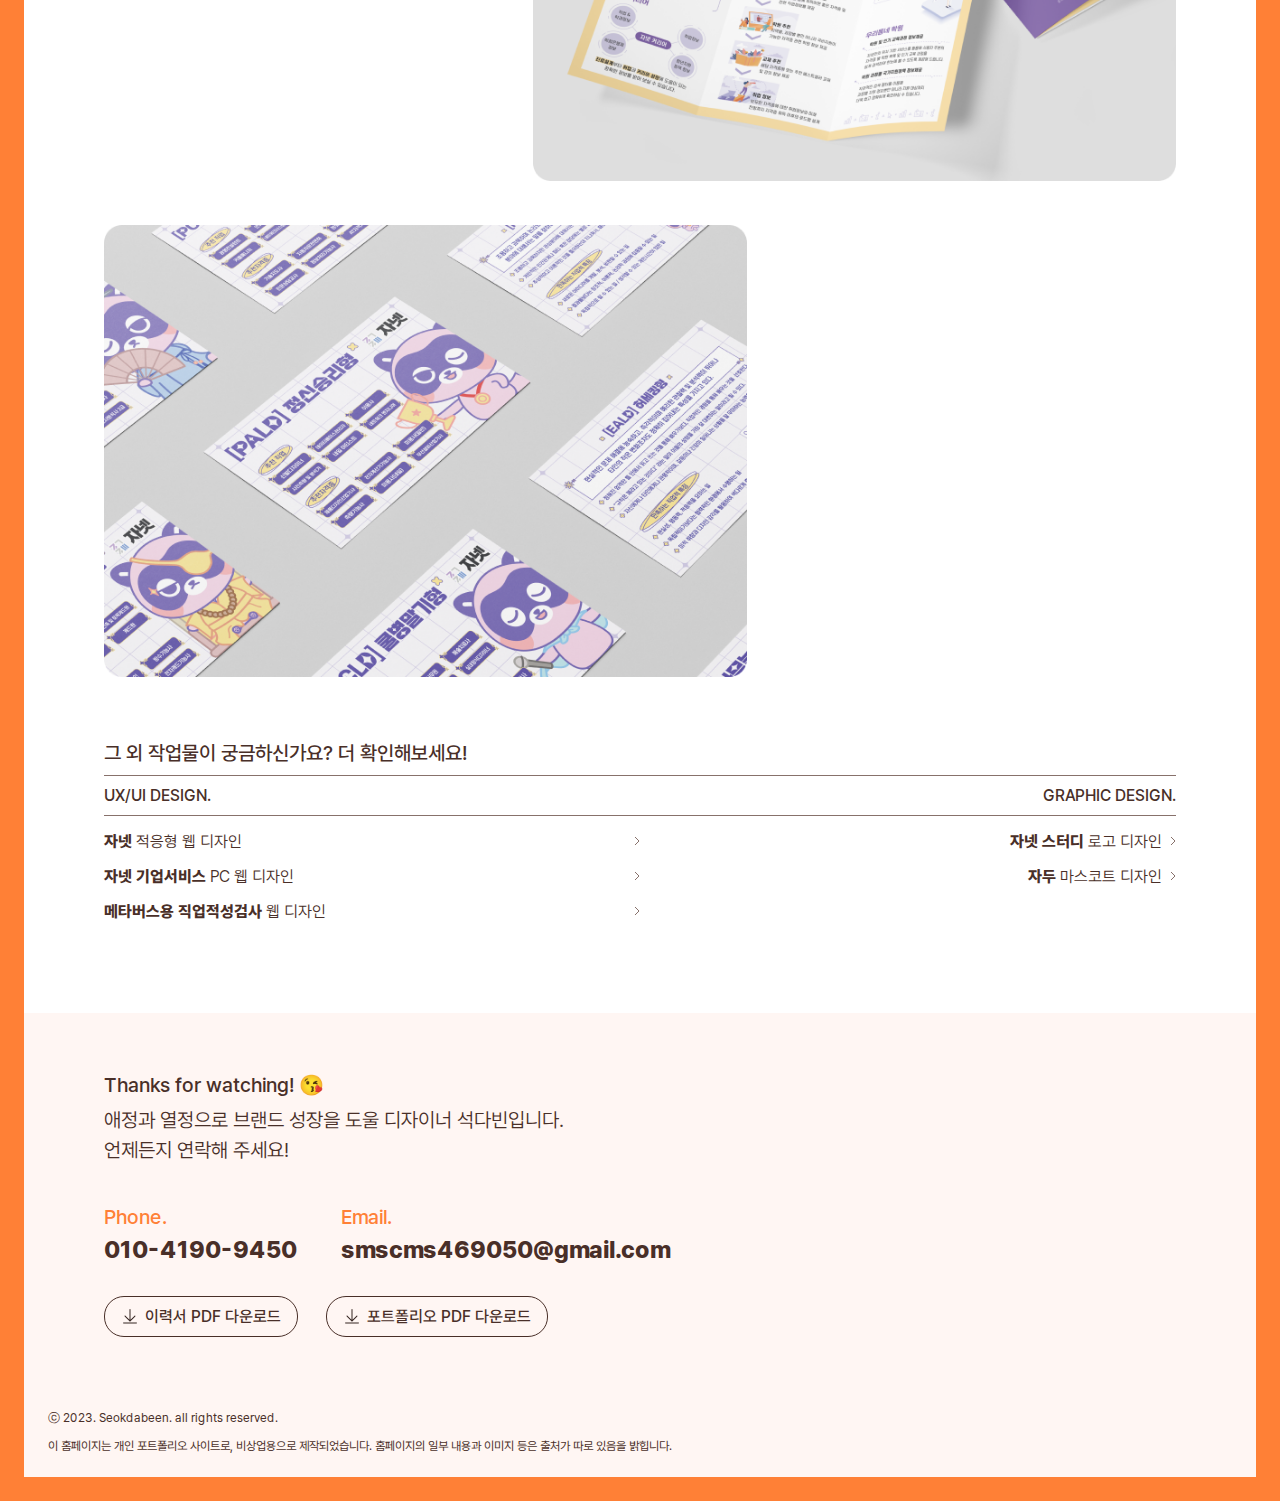
<file: port2_3.html>
<!DOCTYPE html>
<html lang="ko">
  <head>
    <meta charset="UTF-8">
    <meta name="viewport" content="width=device-width, initial-scale=1.0">
    <meta name="author" content="석다빈">
    <meta name="keywords" content="석다빈 웹 포트폴리오">
    <meta name="description" content="디자이너 석다빈의 웹 포트폴리오입니다.">
    <link rel="icon" href="img/favicon.ico">
    <title>D*P | 석다빈 웹 포트폴리오</title>
    <link rel="stylesheet" href="css/default.css">
    <link rel="stylesheet" href="css/common.css">
    <link rel="stylesheet" href="css/port.css">
    <link rel="stylesheet" href="css/port2_3.css">
    <script src="script/jquery-3.7.1.min.js"></script>
  </head>
<body></body>
  <div class="content_wrap sub port">

    <header class="header">
      <div class="flex">
        <div class="head_title">
          <h1>석다빈 웹 포트폴리오</h1>
          <dl>
            <dt class="sr-only">전화번호</dt>
            <dd>010-4190-9450</dd>
            <dt class="sr-only">이메일</dt>
            <dd>smscms469050@gmail.com</dd>
          </dl>
        </div>
        <a class="btn_home" href="index.html"><img src="img/ico-arrow02.svg" alt="">홈으로 <span>돌아가기</span></a>
      </div>
      <div class="port_tit">
        <h1><strong>2022 에듀테크 코리아페어</strong> 실사출력물 디자인</h1>
      </div>
    </header>

    <div class="main_wrap">
      <div class="top"></div>
      <div class="bottom"></div>
    </div>

    <div id="scroll">
      <svg xmlns="http://www.w3.org/2000/svg" viewBox="0 0 12 12" style="fill: #87716b;stroke-width: 0px;">
        <g>
          <circle cx="6" cy="6" r="6"/>
        </g>
      </svg>
      <p>스크롤하여<br>제 작업물을 확인해보세요!</p>
    </div>

    <main id="port" class="sub2_port3">
      <section class="cover"></section>
      <section class="info">
        <div class="inner">
          <div class="overview">
            <h2>OVERVIEW.</h2>
            <div class="flex">
              <div class="txt_area">
                <span class="first_txt"><strong>2022 에듀테크 코리아페어 실사출력물 디자인</strong>은</span>
                <p>2022 에듀테크 코리아 페어 부스 운영에 필요한 3단 브로슈어, 부스에 설치할 배너와
                  현수막, 자체 테스트 결과지 역할을 하는 엽서를 작업물입니다.<br>참관객에게 브랜드를 홍보하는 큰 역할을 했습니다.<br><br>출력물마다 컨셉은 다르게 디자인하되, 공통으로 브랜드 컬러인 퍼플을 활용하였습니다.<br>브로슈어와 배너는 BIG DATA, AI 등을 강조하여 '사이버', '디지털'을 컨셉으로 잡았고, 엽서는 결과 캐릭터를 크게 넣으며 귀여운 느낌을 강조했습니다.</p>
              </div>
              <ul class="list">
                <li>
                  <h3>작업기간.</h3>
                  <p>2022.08 (각 출력물당 3~5일)</p>
                </li>
                <li>
                  <h3>역할.</h3>
                  <p>디자인 (기여도 100%)</p>
                </li>
                <li>
                  <h3>프로그램.</h3>
                  <p>Illustrator</p>
                </li>
              </ul>
            </div>
          </div>
          <div class="img_list">
              <figure class="img1">
              <img src="img/img-port2-3-list1.png" alt="">
            </figure>
            <figure class="img2">
              <img src="img/img-port2-3-list2.png" alt="">
            </figure>
            <figure class="img3">
              <img src="img/img-port2-3-list3.png" alt="">
            </figure>
          </div>
        </div>
      </section>

      <section class="other inner">
        <h2 class="pc">그 외 작업물이 궁금하신가요? 더 확인해보세요!</h2>
        <h2 class="mb">그 외 작업물이 궁금하신가요?<br>더 확인해보세요!</h2>
        <div class="flex">
          <div class="list _1">
            <h3>UX/UI DESIGN.</h3>
            <ul>
              <li><a href="port1_1.html"><strong>자넷</strong> 적응형 웹 디자인</a></li>
              <li><a href="port1_2.html"><strong>자넷 기업서비스</strong> PC 웹 디자인</a></li>
              <li><a href="port1_3.html"><strong>메타버스용 직업적성검사</strong> 웹 디자인</a></li>
            </ul>
          </div>
          <div class="list _2">
            <h3>GRAPHIC DESIGN.</h3>
            <ul>
              <li><a href="port2_1.html"><strong>자넷 스터디</strong> 로고 디자인</a></li>
              <li><a href="port2_2.html"><strong>자두</strong> 마스코트 디자인</a></li>
            </ul>
          </div>
        </div>
      </section>

      <section id="contact">
        <div class="inner">
          <h4>Thanks for watching! <span aria-hidden="true">😘</span></h4>
          <p>애정과 열정으로 브랜드 성장을 도울 디자이너 석다빈입니다.<br>언제든지 연락해 주세요!</p>
          <ul class="info">
            <li>
              <dl>
                <dt>Phone.</dt>
                <dd>010-4190-9450</dd>
              </dl>
            </li>
            <li>
              <dl>
                <dt>Email.</dt>
                <dd>smscms469050@gmail.com</dd>
              </dl>
            </li>
          </ul>
          <div class="download_list">
            <a href="file/석다빈_01041909450_이력서.pdf"><svg width="18" height="18" viewBox="0 0 18 18" fill="none" xmlns="http://www.w3.org/2000/svg">
              <g clip-path="url(#clip0_43_5)">
              <path d="M15.5 15.5H2.5C2.36739 15.5 2.24021 15.5527 2.14645 15.6464C2.05268 15.7402 2 15.8674 2 16C2 16.1326 2.05268 16.2598 2.14645 16.3536C2.24021 16.4473 2.36739 16.5 2.5 16.5H15.5C15.6326 16.5 15.7598 16.4473 15.8536 16.3536C15.9473 16.2598 16 16.1326 16 16C16 15.8674 15.9473 15.7402 15.8536 15.6464C15.7598 15.5527 15.6326 15.5 15.5 15.5Z" fill="#352521"/>
              <path class="ani" d="M9.00001 14.74L14.305 9.435C14.3869 9.33935 14.4297 9.21631 14.4249 9.09047C14.42 8.96464 14.3678 8.84527 14.2788 8.75622C14.1897 8.66717 14.0704 8.61501 13.9445 8.61014C13.8187 8.60528 13.6957 8.64809 13.6 8.73L9.50001 12.825V2.5C9.50001 2.36739 9.44733 2.24021 9.35356 2.14645C9.2598 2.05268 9.13262 2 9.00001 2C8.8674 2 8.74022 2.05268 8.64646 2.14645C8.55269 2.24021 8.50001 2.36739 8.50001 2.5V12.825L4.40501 8.73C4.36019 8.67766 4.30503 8.63515 4.243 8.60514C4.18096 8.57513 4.1134 8.55826 4.04454 8.5556C3.97568 8.55294 3.90701 8.56454 3.84285 8.58968C3.77869 8.61482 3.72041 8.65295 3.67168 8.70167C3.62296 8.7504 3.58483 8.80868 3.55969 8.87284C3.53455 8.937 3.52295 9.00567 3.52561 9.07453C3.52827 9.14339 3.54514 9.21095 3.57515 9.27299C3.60516 9.33502 3.64767 9.39018 3.70001 9.435L9.00001 14.74Z" fill="#352521"/>
              </g>
              </svg>이력서 PDF 다운로드</a>
            <a href="file/석다빈_01041909450_포트폴리오.pdf"><svg width="18" height="18" viewBox="0 0 18 18" fill="none" xmlns="http://www.w3.org/2000/svg">
              <g clip-path="url(#clip0_43_5)">
              <path d="M15.5 15.5H2.5C2.36739 15.5 2.24021 15.5527 2.14645 15.6464C2.05268 15.7402 2 15.8674 2 16C2 16.1326 2.05268 16.2598 2.14645 16.3536C2.24021 16.4473 2.36739 16.5 2.5 16.5H15.5C15.6326 16.5 15.7598 16.4473 15.8536 16.3536C15.9473 16.2598 16 16.1326 16 16C16 15.8674 15.9473 15.7402 15.8536 15.6464C15.7598 15.5527 15.6326 15.5 15.5 15.5Z" fill="#352521"/>
              <path class="ani" d="M9.00001 14.74L14.305 9.435C14.3869 9.33935 14.4297 9.21631 14.4249 9.09047C14.42 8.96464 14.3678 8.84527 14.2788 8.75622C14.1897 8.66717 14.0704 8.61501 13.9445 8.61014C13.8187 8.60528 13.6957 8.64809 13.6 8.73L9.50001 12.825V2.5C9.50001 2.36739 9.44733 2.24021 9.35356 2.14645C9.2598 2.05268 9.13262 2 9.00001 2C8.8674 2 8.74022 2.05268 8.64646 2.14645C8.55269 2.24021 8.50001 2.36739 8.50001 2.5V12.825L4.40501 8.73C4.36019 8.67766 4.30503 8.63515 4.243 8.60514C4.18096 8.57513 4.1134 8.55826 4.04454 8.5556C3.97568 8.55294 3.90701 8.56454 3.84285 8.58968C3.77869 8.61482 3.72041 8.65295 3.67168 8.70167C3.62296 8.7504 3.58483 8.80868 3.55969 8.87284C3.53455 8.937 3.52295 9.00567 3.52561 9.07453C3.52827 9.14339 3.54514 9.21095 3.57515 9.27299C3.60516 9.33502 3.64767 9.39018 3.70001 9.435L9.00001 14.74Z" fill="#352521"/>
              </g>
              </svg>포트폴리오 PDF 다운로드</a>
          </div>
        </div>
      </section>
    </main>
    <footer>
      <p>ⓒ 2023. Seokdabeen. all rights reserved.</p>
      <p>이 홈페이지는 개인 포트폴리오 사이트로, 비상업용으로 제작되었습니다. 홈페이지의 일부 내용과 이미지 등은 출처가 따로 있음을 밝힙니다.</p>
    </footer>
  </div>

  <script type="text/javascript" src="script/port.js"></script>
</body>
</html>
</file>
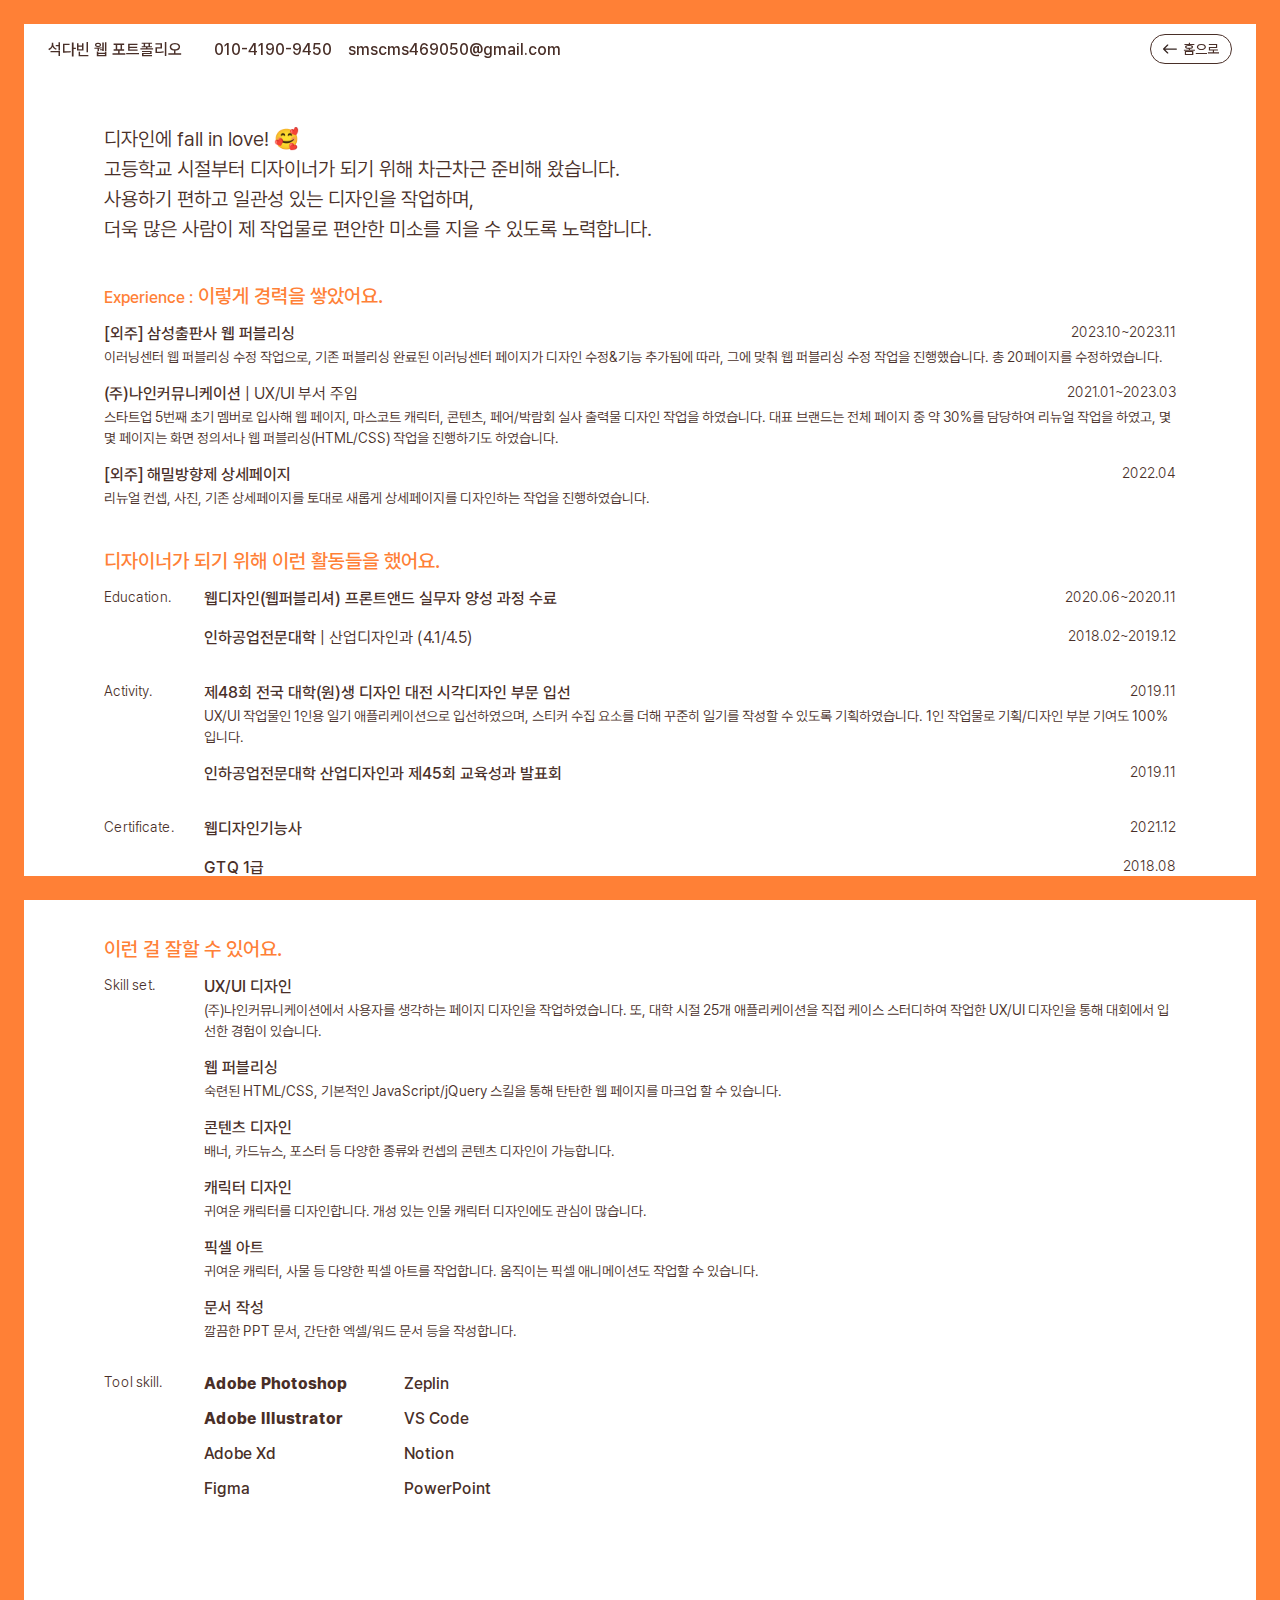
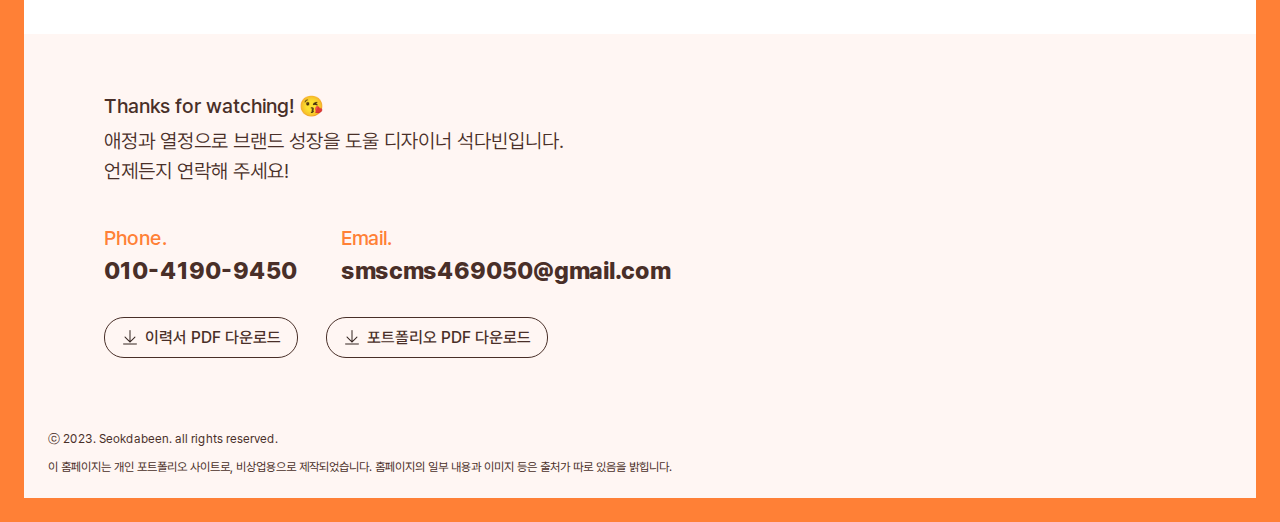
<file: sdb_info.html>
<!DOCTYPE html>
<html lang="ko">
  <head>
    <meta charset="UTF-8">
    <meta name="viewport" content="width=device-width, initial-scale=1.0">
    <meta name="author" content="석다빈">
    <meta name="keywords" content="석다빈 웹 포트폴리오">
    <meta name="description" content="디자이너 석다빈의 웹 포트폴리오입니다.">
    <link rel="icon" href="img/favicon.ico">
    <title>D*P | 석다빈 웹 포트폴리오</title>
    <link rel="stylesheet" href="css/default.css">
    <link rel="stylesheet" href="css/common.css">
    <link rel="stylesheet" href="css/info.css">
    <script src="script/jquery-3.7.1.min.js"></script>
  </head>
<body></body>
  <div class="content_wrap sub">

    <header class="header">
      <div class="flex">
        <div class="head_title">
          <h1>석다빈 웹 포트폴리오</h1>
          <dl>
            <dt class="sr-only">전화번호</dt>
            <dd>010-4190-9450</dd>
            <dt class="sr-only">이메일</dt>
            <dd>smscms469050@gmail.com</dd>
          </dl>
        </div>
        <a class="btn_home" href="javascript:history.back();"><img src="img/ico-arrow02.svg" alt="">홈으로 <span>돌아가기</span></a>
      </div>
    </header>

    <div class="main_wrap">
      <div class="top"></div>
      <div class="bottom"></div>
    </div>

    <main id="info">
      <div class="inner">
        <section class="intro"> 
          <p>디자인에 fall in love! <span aria-hidden="true">🥰</span><br>고등학교 시절부터 디자이너가 되기 위해 차근차근 준비해 왔습니다.<br>사용하기 편하고 일관성 있는 디자인을 작업하며,<br>더욱 많은 사람이 제 작업물로 편안한 미소를 지을 수 있도록 노력합니다.</p>
        </section>
        <section class="info_list">
          <div class="list experience">
            <h2><span class="small">Experience :</span> 이렇게 경력을 쌓았어요.</h2>
            <ul>
              <li>
                <div class="tit">
                  <h3>[외주] 삼성출판사 웹 퍼블리싱</h3>
                  <span class="date">2023.10~2023.11</span>
                </div>
                <p>이러닝센터 웹 퍼블리싱 수정 작업으로, 기존 퍼블리싱 완료된 이러닝센터 페이지가 디자인 수정&기능 추가됨에 따라, 그에 맞춰 웹 퍼블리싱 수정 작업을 진행했습니다. 총 20페이지를 수정하였습니다.</p>
              </li>
              <li>
                <div class="tit">
                  <h3>(주)나인커뮤니케이션<span> | UX/UI 부서 주임</span></h3>
                  <span class="date">2021.01~2023.03</span>
                </div>
                <p>스타트업 5번째 초기 멤버로 입사해 웹 페이지, 마스코트 캐릭터, 콘텐츠, 페어/박람회 실사 출력물 디자인 작업을 하였습니다. 대표 브랜드는 전체 페이지 중 약 30%를 담당하여 리뉴얼 작업을 하였고, 몇몇 페이지는 화면 정의서나 웹 퍼블리싱(HTML/CSS) 작업을 진행하기도 하였습니다.</p>
              </li>
              <li>
                <div class="tit">
                  <h3>[외주] 해밀방향제 상세페이지</h3>
                  <span class="date">2022.04</span>
                </div>
                <p>리뉴얼 컨셉, 사진, 기존 상세페이지를 토대로 새롭게 상세페이지를 디자인하는 작업을 진행하였습니다. </p>
              </li>
            </ul>
          </div>
          <div class="list activity">
            <h2>디자이너가 되기 위해 이런 활동들을 했어요.</h2>
            <li class="flex">
              <div class="tag">Education.</div>
              <div>
                <ul>
                  <li>
                    <div class="tit">
                      <h3>웹디자인(웹퍼블리셔) 프론트앤드 실무자 양성 과정 수료</h3>
                      <span class="date">2020.06~2020.11</span>
                    </div>
                  </li>
                  <li>
                    <div class="tit">
                      <h3>인하공업전문대학<span> | 산업디자인과 (4.1/4.5)</span></h3>
                      <span class="date">2018.02~2019.12</span>
                    </div>
                  </li>
                </ul>
              </div>
            </li>
            <li class="flex">
              <div class="tag">Activity.</div>
              <div>
                <ul>
                  <li>
                    <div class="tit">
                      <h3>제48회 전국 대학(원)생 디자인 대전 시각디자인 부문 입선</h3>
                      <span class="date">2019.11</span>
                    </div>
                    <p>UX/UI 작업물인 1인용 일기 애플리케이션으로 입선하였으며, 스티커 수집 요소를 더해 꾸준히 일기를 작성할 수 있도록 기획하였습니다. 1인 작업물로 기획/디자인 부분 기여도 100%입니다.</p>
                  </li>
                  <li>
                    <div class="tit">
                      <h3>인하공업전문대학 산업디자인과 제45회 교육성과 발표회</h3>
                      <span class="date">2019.11</span>
                    </div>
                  </li>
                </ul>
              </div>
            </li>
            <li class="flex">
              <div class="tag">Certificate.</div>
              <div>
                <ul>
                  <li>
                    <div class="tit">
                      <h3>웹디자인기능사</h3>
                      <span class="date">2021.12</span>
                    </div>
                  </li>
                  <li>
                    <div class="tit">
                      <h3>GTQ 1급</h3>
                      <span class="date">2018.08</span>
                    </div>
                  </li>
                </ul>
              </div>
            </li>
          </div>
          <div class="list well">
            <h2>이런 걸 잘할 수 있어요.</h2>
            <li class="flex">
              <div class="tag">Skill set.</div>
              <div>
                <ul>
                  <li>
                    <h3>UX/UI 디자인</h3>
                    <p>(주)나인커뮤니케이션에서 사용자를 생각하는 페이지 디자인을 작업하였습니다. 또, 대학 시절 25개 애플리케이션을 직접 케이스 스터디하여 작업한 UX/UI 디자인을 통해 대회에서 입선한 경험이 있습니다.</p>
                  </li>
                  <li>
                    <h3>웹 퍼블리싱</h3>
                    <p>숙련된 HTML/CSS, 기본적인 JavaScript/jQuery 스킬을 통해 탄탄한 웹 페이지를 마크업 할 수 있습니다.</p>
                  </li>
                  <li>
                    <h3>콘텐츠 디자인</h3>
                    <p>배너, 카드뉴스, 포스터 등 다양한 종류와 컨셉의 콘텐츠 디자인이 가능합니다.</p>
                  </li>
                  <li>
                    <h3>캐릭터 디자인</h3>
                    <p>귀여운 캐릭터를 디자인합니다. 개성 있는 인물 캐릭터 디자인에도 관심이 많습니다.</p>
                  </li>
                  <li>
                    <h3>픽셀 아트</h3>
                    <p>귀여운 캐릭터, 사물 등 다양한 픽셀 아트를 작업합니다. 움직이는 픽셀 애니메이션도 작업할 수 있습니다.</p>
                  </li>
                  <li>
                    <h3>문서 작성</h3>
                    <p>깔끔한 PPT 문서, 간단한 엑셀/워드 문서 등을 작성합니다.</p>
                  </li>
                </ul>
              </div>
            </li>
            <li class="tool flex">
              <div class="tag">Tool skill.</div>
              <div class="flex">
                <ul class="left">
                  <li class="bold">Adobe Photoshop</li>
                  <li class="bold">Adobe Illustrator</li>
                  <li>Adobe Xd</li>
                  <li>Figma</li>
                </ul>
                <ul class="right">
                  <li>Zeplin</li>
                  <li>VS Code</li>
                  <li>Notion</li>
                  <li>PowerPoint</li>
                </ul>
              </div>
            </li>
          </div>
        </section>
      </div>
      <section id="contact">
        <div class="inner">
          <h4>Thanks for watching! <span aria-hidden="true">😘</span></h4>
          <p>애정과 열정으로 브랜드 성장을 도울 디자이너 석다빈입니다.<br>언제든지 연락해 주세요!</p>
          <ul class="info">
            <li>
              <dl>
                <dt>Phone.</dt>
                <dd>010-4190-9450</dd>
              </dl>
            </li>
            <li>
              <dl>
                <dt>Email.</dt>
                <dd>smscms469050@gmail.com</dd>
              </dl>
            </li>
          </ul>
          <div class="download_list">
            <a href="file/석다빈_01041909450_이력서.pdf"><svg width="18" height="18" viewBox="0 0 18 18" fill="none" xmlns="http://www.w3.org/2000/svg">
              <g clip-path="url(#clip0_43_5)">
              <path d="M15.5 15.5H2.5C2.36739 15.5 2.24021 15.5527 2.14645 15.6464C2.05268 15.7402 2 15.8674 2 16C2 16.1326 2.05268 16.2598 2.14645 16.3536C2.24021 16.4473 2.36739 16.5 2.5 16.5H15.5C15.6326 16.5 15.7598 16.4473 15.8536 16.3536C15.9473 16.2598 16 16.1326 16 16C16 15.8674 15.9473 15.7402 15.8536 15.6464C15.7598 15.5527 15.6326 15.5 15.5 15.5Z" fill="#352521"/>
              <path class="ani" d="M9.00001 14.74L14.305 9.435C14.3869 9.33935 14.4297 9.21631 14.4249 9.09047C14.42 8.96464 14.3678 8.84527 14.2788 8.75622C14.1897 8.66717 14.0704 8.61501 13.9445 8.61014C13.8187 8.60528 13.6957 8.64809 13.6 8.73L9.50001 12.825V2.5C9.50001 2.36739 9.44733 2.24021 9.35356 2.14645C9.2598 2.05268 9.13262 2 9.00001 2C8.8674 2 8.74022 2.05268 8.64646 2.14645C8.55269 2.24021 8.50001 2.36739 8.50001 2.5V12.825L4.40501 8.73C4.36019 8.67766 4.30503 8.63515 4.243 8.60514C4.18096 8.57513 4.1134 8.55826 4.04454 8.5556C3.97568 8.55294 3.90701 8.56454 3.84285 8.58968C3.77869 8.61482 3.72041 8.65295 3.67168 8.70167C3.62296 8.7504 3.58483 8.80868 3.55969 8.87284C3.53455 8.937 3.52295 9.00567 3.52561 9.07453C3.52827 9.14339 3.54514 9.21095 3.57515 9.27299C3.60516 9.33502 3.64767 9.39018 3.70001 9.435L9.00001 14.74Z" fill="#352521"/>
              </g>
              </svg>이력서 PDF 다운로드</a>
            <a href="file/석다빈_01041909450_포트폴리오.pdf"><svg width="18" height="18" viewBox="0 0 18 18" fill="none" xmlns="http://www.w3.org/2000/svg">
              <g clip-path="url(#clip0_43_5)">
              <path d="M15.5 15.5H2.5C2.36739 15.5 2.24021 15.5527 2.14645 15.6464C2.05268 15.7402 2 15.8674 2 16C2 16.1326 2.05268 16.2598 2.14645 16.3536C2.24021 16.4473 2.36739 16.5 2.5 16.5H15.5C15.6326 16.5 15.7598 16.4473 15.8536 16.3536C15.9473 16.2598 16 16.1326 16 16C16 15.8674 15.9473 15.7402 15.8536 15.6464C15.7598 15.5527 15.6326 15.5 15.5 15.5Z" fill="#352521"/>
              <path class="ani" d="M9.00001 14.74L14.305 9.435C14.3869 9.33935 14.4297 9.21631 14.4249 9.09047C14.42 8.96464 14.3678 8.84527 14.2788 8.75622C14.1897 8.66717 14.0704 8.61501 13.9445 8.61014C13.8187 8.60528 13.6957 8.64809 13.6 8.73L9.50001 12.825V2.5C9.50001 2.36739 9.44733 2.24021 9.35356 2.14645C9.2598 2.05268 9.13262 2 9.00001 2C8.8674 2 8.74022 2.05268 8.64646 2.14645C8.55269 2.24021 8.50001 2.36739 8.50001 2.5V12.825L4.40501 8.73C4.36019 8.67766 4.30503 8.63515 4.243 8.60514C4.18096 8.57513 4.1134 8.55826 4.04454 8.5556C3.97568 8.55294 3.90701 8.56454 3.84285 8.58968C3.77869 8.61482 3.72041 8.65295 3.67168 8.70167C3.62296 8.7504 3.58483 8.80868 3.55969 8.87284C3.53455 8.937 3.52295 9.00567 3.52561 9.07453C3.52827 9.14339 3.54514 9.21095 3.57515 9.27299C3.60516 9.33502 3.64767 9.39018 3.70001 9.435L9.00001 14.74Z" fill="#352521"/>
              </g>
              </svg>포트폴리오 PDF 다운로드</a>
          </div>
        </div>
      </section>
    </main>
    <footer>
      <p>ⓒ 2023. Seokdabeen. all rights reserved.</p>
      <p>이 홈페이지는 개인 포트폴리오 사이트로, 비상업용으로 제작되었습니다. 홈페이지의 일부 내용과 이미지 등은 출처가 따로 있음을 밝힙니다.</p>
    </footer>
  </div>
</body>
</html>
</file>
<file: css/default.css>
@charset "uft-8";

@font-face { 
  font-family: 'Pretendard';
  src: url(../font/PretendardVariable.woff2) format('woff2'),
       url(../font/PretendardVariable.woff) format('woff'), 
       url(../font/PretendardVariable.ttf) format('opentype'); 
}

@import url('https://fonts.googleapis.com/css2?family=Gamja+Flower&family=Noto+Sans+KR:wght@200;500;800&display=swap');

:root {
  --text1: #492F28;
  --text2: #87716b;
  --text3: #f1d5cd;
  --text4: #fff6f3;
  --point: #ff8036;
}

* {
	margin: 0;
	padding: 0;
	font-family: 'Pretendard', 'Noto Sans KR', Malgun Gothic,'Malgun Gothic', sans-serif;
	color: var(--text1);
	box-sizing: border-box;
	word-break: keep-all;
	scroll-behavior: smooth;
}

body {
  width: 100%;
  overflow-x: hidden;
}

ul,
ol,
li {
	list-style: none;
}

a {
	text-decoration: none;
}

img {
	border: 0;
	vertical-align: baseline;
}

button {
  all: unset;
}

.clear::after {
	content: "";
	display: block;
	clear: both;
}

.sr-only {
  position: absolute;
  width: 1px;
  height: 1px;
  padding: 0;
  margin: -1px;
  overflow: hidden;
  clip: rect(0, 0, 0, 0);
  white-space: nowrap;
  border-width: 0;
}
</file>
<file: css/common.css>
@charset "uft-8";

.inner {
  max-width: 1120px;
  width: 100%;
  margin: 0 auto;
}

.content_wrap.sub {
  border: 24px solid var(--point);
}


.sub .header {
  width: calc(100% - 48px);
  padding: 0 24px;
  top: 24px;
}

.header {
  height: 60px;
  position: fixed;

  z-index: 2;
}

.header .flex {
  width: 100%;
  height: 100%;
  display: flex;
  justify-content: space-between;
  align-items: center;
}

.header .flex .head_title {
  margin-top: 0;
}

.header .head_title {
  display: flex;
  align-items: center;
  margin-top: 21px;
}

.header h1 {
  font-size: 16px;
  font-weight: 500;
  margin-right: 2em;
}

.header dd {
  font-size: 16px;
  font-weight: 500;
  margin-right: 1em;
}

.header .head_title dl {
  display: flex;
}

.header .btn_home {
  padding: 6px 12px;
  font-size: 16px;
  font-weight: 500;
  border: 1px solid var(--text1);
  border-radius: 27px;
  transition: background 0.4s ease;
}

.header .btn_home:hover {
  background: var(--text3);
}

.header .btn_home img {
  width: 20px;
  height: auto;
  margin-right: 6px;
  position: relative;
  top: 2px;
  transform-origin: left center;
}

.header .btn_home:hover img {
  animation: home_ani 0.4s ease-out infinite alternate;
}

@keyframes home_ani {
  from {transform: translateX(0);}
  to {transform: translateX(-2px);}
}



#scroll {
  position: absolute;
  left: 0;
  right: 0;
  margin: auto;
  bottom: 48px;
  text-align: center;
}

#scroll svg {
  width: 12px;
  animation: scroll_ani 1s ease-in-out infinite alternate;
}

@keyframes scroll_ani {
  from {
    transform: translateY(0) scaleY(1);
  }
  to {
    transform: translateY(-14px) scaleY(1.4);
  }
}

#scroll p {
  font-size: 13px;
  font-weight: 500;
  color: var(--text2);
  line-height: 1.5;
}



.main_wrap div {
  position: fixed;
  background: var(--point);
  z-index: 3;
}

.main_wrap .top {
  width: 100vw;
  height: 24px;
  top: 0;
  left: 0;
}

.main_wrap .left {
  width: 24px;
  height: 100vh;
  top: 0;
  left: 0;
}

.main_wrap .right {
  width: 24px;
  height: 100vh;
  top: 0;
  right: 0;
}

.main_wrap .bottom {
  width: 100vw;
  height: 24px;
  bottom: 0;
  left: 0;
}


#contact {
  background: var(--text4);
  padding: 60px 0;
}

#contact h4 {
  font-size: 24px;
  font-weight: 500;
  margin-bottom: 8px;
}

#contact p {
  font-size: 24px;
  font-weight: 350;
  line-height: 1.5;
}

#contact .info {
  margin: 40px 0;
  display: flex;
  gap: 140px;
}

#contact .info dt {
  font-size: 24px;
  font-weight: 500;
  color: var(--point);
  margin-bottom: 6px;
}

#contact .info dd {
  font-size: 32px;
  font-weight: 800;
}

#contact .download_list a {
  font-size: 16px;
  font-weight: 500;
  border-radius: 20px;
  border: 1px solid var(--text1);
  padding: 10px 16px;
  transition: 0.4s ease;
}

#contact .download_list a:first-child {
  margin-right: 24px;
}

#contact .download_list a:hover {
  background: var(--text3);
}

#contact .download_list a svg {
  margin-right: 6px;
  position: relative;
  top: 3px;
}

#contact .download_list a:hover .ani {
  animation: svg_ani 0.4s infinite alternate;
}

@keyframes svg_ani {
  from {transform: translateY(0);}
  to {transform: translateY(-3px);}
}


footer {
  width: 100%;
  background: var(--text4);
  padding: 48px;
}

footer {
  font-size: 12px;
}

footer p:first-child {
  margin-bottom: 1em;
}


@media all and (max-width:1280px){

  .header {
    height: 50px;
  }

  .header .head_title {
    margin-top: 16px;
  }

  .header .btn_home {
    font-size: 14px;
  }

  .header .btn_home span {
    display: none;
  }

  .header .btn_home img {
    width: 14px;
    top: 0;
  }


  #contact {
    padding: 60px 48px;
  }

  #contact h4 {
    font-size: 20px;
  }
  
  #contact p {
    font-size: 20px;
  }

  #contact .info {
    gap: 44px;
  }

  #contact .info dt {
    font-size: 20px;
  }
  
  #contact .info dd {
    font-size: 24px;
  }

  .sub #contact {
    padding: 60px 0;
  }


  footer {
    padding: 24px;
  }
}


@media all and (max-width:768px){
  

  .content_wrap.sub {
    border: 16px solid var(--point);
  }
  

  .header {
    height: 40px;
  }

  .header h1 {
    font-size: 14px;
  }

  .header .head_title {
    margin-top: 12px;
}

  .header .head_title dl {
    display: none;
  }

  .header .btn_home {
    padding: 4px 8px;
    font-size: 13px;
  }

  .header .btn_home img {
    width: 12px;
  }

  .sub .header {
    width: calc(100% - 32px);
    padding: 0 12px;
    top: 16px;
  }


  .main_wrap .top {
    height: 16px;
  }
  
  .main_wrap .left {
    width: 16px;
  }
  
  .main_wrap .right {
    width: 16px;
  }
  
  .main_wrap .bottom {
    height: 16px;
  }


  #contact {
    padding: 24px 24px 40px;
  }

  #contact h4 {
    font-size: 14px;
  }

  #contact p {
    font-size: 14px;
  }
  
  #contact .info {
    flex-flow: column wrap;
    gap: 16px;
  }

  #contact .info dt {
    font-size: 14px;
  }

  #contact .info dd {
    font-size: 16px;
  }

  #contact .download_list {
    display: flex;
    flex-flow: row wrap;
    gap: 16px;
  }

  #contact .download_list a {
    font-size: 14px;
    padding: 8px 18px 12px;
    border-radius: 22px;
  }

  #contact .download_list a:first-child {
    margin-right: 0;
  }


  footer {
    padding: 12px;
  }

}
</file>
<file: css/main.css>
@charset "uft-8";

.intro {
  width: 100%;
  height: 100vh;
  border: 100px solid var(--point);
  background: var(--point);
  position: fixed;
  top: 0;
  left: 0;
  z-index: 10;
  transition: border 0.5s ease-out;
  text-align: center;
}

.intro .txt_area {
  font-size: 82px;
  font-weight: 800;
  line-height: 1.5;
  height: fit-content;
  position: absolute;
  top: 0;
  bottom: 0;
  left: 0;
  right: 0;
  margin: auto;
  transition: opacity 0.4s ease-out;
}


.content_wrap {
  padding: 24px;
}


.header {
  width: calc(100% - 48px);
  padding: 0 24px;
}


.nav {
  position: fixed;
  left: 48px;
  bottom: 48px;

  z-index: 2;
  transition: 1s ease;
}

.nav.mb {
  display: none;
}

.nav.off {
  opacity: 0;
  bottom: -100px;
}

.nav li {
  overflow: hidden;
}

.nav li:first-child {
  margin-bottom: 8px;
}

.nav a {
  font-size: 24px;
  font-weight: 500;
}

.nav span {
  display: inline-block;
  width: 10px;
  height: 2px;
  background-color: var(--text1);
  position: relative;
  top: -8px;
  transition: 0.4s ease;
}

.nav span::after {
  content: '';
  width: 8px;
  height: 8px;
  border-top: 2px solid var(--text1);
  border-right: 2px solid var(--text1);
  transform: rotate(45deg);
  position: absolute;
  top: -4px;
  right: 12px;
}

.nav li:hover span {
  width: 36px;
}

.nav li:hover span::after {
  right: 0;
}


main {
  width: 100%;
  padding: 24px 24px 0;
}

#introduction {
  height: 90vh;
  padding-top: 150px;
  position: relative;
}

#introduction .greeting {
  font-size: 24px;
  line-height: 1.5;
  font-weight: 350;
  margin-bottom: 64px;
}

#introduction .list {
  display: flex;
  gap: 64px;
  flex-flow: row wrap;
}

#introduction .list h4 {
  font-size: 24px;
  font-weight: 500;
  color: var(--point);
  margin-bottom: 6px;
}

#introduction .list dd, #introduction .list p {
  font-size: 20px;
  line-height: 1.6;
  font-weight: 350;
}

#introduction .list .bottom {
  display: flex;
  gap: 64px;
}

#introduction .profile_list {
  width: 288px;
}

#introduction .tool_list > ul {
  display: flex;
  gap: 32px;
}

#introduction .tool_list p {
  font-weight: 500;
}

#introduction .tool_list .bold p {
  font-weight: 800;
}

#introduction .img_area {
  width: 862px;
  height: 751px;
  background: url(../img/img-index-cover.png) center center / cover;
  position: absolute;
  top: -24px;
  right: -24px;
  z-index: -2;
}

#work {
  padding-top: 10vh;
  margin-bottom: 120px;
}

#work .work {
  display: none;
}

#work .work.on {
  display: block;
}

#work .tit_area {
  display: flex;
  justify-content: space-between;
  width: 100%;
}

#work .tit_area h2 {
  font-size: 48px;
  font-weight: 500;
}

#work .tit_area button {
  cursor: pointer;
  font-size: 20px;
  font-weight: 500;
  color: var(--text2);
}

#work .tit_area button span {
  display: inline-block;
  color: var(--text2);
  transition: 0.3s ease-in;
}

#work .tit_area button:hover span{
  transform: translateX(4px);
}

#work .work_list {
  margin-top: 52px;
  display: flex;
  flex-flow: row wrap;
}

#work .work_list li {
  width: 50%;
  margin-bottom: 120px;
  position: relative;
}

#work .work_list li:nth-child(even) {
  top: 120px;
}

#work .work_list figure {
  width: 320px;
  height: 400px;
  border-radius: 20px;
  overflow: hidden;
  transition: box-shadow 0.4s ease-in;
}

#work .work_list li:hover figure {
  box-shadow: 8px 8px 0 var(--text3);
}

#work .work_list figure::before {
  content: '';
  display: block;
  position: absolute;
  top: 0;
  left: 0;
  width: 320px;
  height: 400px;
  border-radius: 19px;
  background: linear-gradient(180deg, rgba(255, 255, 255, 0) 30%, rgba(255, 255, 255, 0.86) 100%);
}

#work .work_list figure img {
  width: 100%;
}

#work .work_list .txt_area {
  position: absolute;
  left: 32px;
  bottom: 24px;
}

#work .work_list .txt_area h3 {
  font-size: 32px;
  font-weight: 500;
  margin-bottom: 4px;
}

#work .work_list .txt_area h3 strong {
  font-weight: 800;
}

#work .work_list .txt_area dd {
  font-size: 16px;
  font-weight: 500;
  margin-bottom: 8px;
}

#contact {
  margin-left: -48px;
  width: calc(100% + 96px);
}


@media all and (max-width:1570px) {

  #introduction {
    padding-top: 120px;
  }

  #introduction .blur_area {
    width: 622px;
    height: 538px;
    background: url(../img/img-index-cover-blur.png) center center / cover;
    position: absolute;
    top: -24px;
    right: -24px;
    z-index: -2;
  }

  #introduction .img_area {
    display: none;
  }

}


@media all and (max-width:1280px){

  .nav a {
    font-size: 20px;
  }


  #introduction {
    min-height: 90vh;
    height: auto;
    padding-top: 100px;
  }

  #introduction .greeting {
    font-size: 20px;
  }

  #introduction .list {
    gap: 40px;
  }
  
  #introduction .list h4 {
    font-size: 20px;
  }
  
  #introduction .list dd, #introduction .list p {
    font-size: 16px;
  }

  #introduction .list .bottom {
    gap: 40px;
  }
  
  #introduction .blur_area {
    width: 442px;
    height: 397px;
  }

  #work {
    padding-top: 40px;
  }

  #work .work_list figure {
    width: 280px;
    height: 350px;
  }
  
  #work .work_list figure::before {
    width: 280px;
    height: 350px;
  }

  #work .tit_area h2 {
    font-size: 44px;
  }
  
  #work .tit_area button {
    font-size: 16px;
  }

  #work .work_list .txt_area {
    padding-right: 24px;
  }

  #work .work_list .txt_area h3 {
    font-size: 28px;
  }


  #contact {
    width: calc(100% + 96px);
  }

}


@media all and (max-width:768px){

  .intro .txt_area {
    font-size: 48px;
  }


  .content_wrap {
    padding: 16px;
  }


  .header {
    width: calc(100% - 32px);
    padding: 0 12px;
  }


  .nav.pc {
    display: none;
  }
  
  .nav li {
    width: fit-content;
  }

  .nav li:first-child {
    margin-bottom: 24px;
  }

  .nav a {
    font-size: 16px;
  }

  .nav span {
    width: 22px;
    margin-right: 8px;
    top: -5px;
  }

  .nav span::after {
    right: 0;
  }


  #scroll {
    display: none;
  }


  .main_wrap .top {
    height: 16px;
  }
  
  .main_wrap .left {
    width: 16px;
  }
  
  .main_wrap .right {
    width: 16px;
  }
  
  .main_wrap .bottom {
    height: 16px;
  }


  main {
    padding: 12px 12px 0;
  }

  #introduction {
    min-height: fit-content;
    padding-top: 50px;
  }

  #introduction .greeting {
    margin-bottom: 28px;
    font-size: 16px;
  }

  #introduction .list {
    display: none;
  }
  
  .nav.mb {
    display: block;
    position: relative;
    left: 0;
    bottom: auto;
  }

  #introduction .blur_area {
    width: 238px;
    height: 214px;
  }


  #work {
    margin-top: 0;
    padding-top: 80px;
  }

  #work .tit_area h2 {
    font-size: 24px;
  }

  #work .work_list {
    margin-top: 24px;
  }

  #work .work_list li {
    width: 100%;
    margin-bottom: 0;
  }

  #work .work_list li:nth-child(even) {
    top: 0;
  }

  #work .work_list figure {
    width: 100%;
    height: 260px;
    border-radius: 12px;
    position: relative;
  }

  #work .work_list figure::before {
    width: 100%;
    height: 260px;
    border-radius: 11px;
    z-index: 1;
  }

  #work .work_list figure img {
    position: absolute;
    width: 100%;
    top: 0;
    bottom: 0;
    margin: auto;
  }

  #work .work_list .txt_area {
    position: relative;
    left: 16px;
    bottom: 38px;
    z-index: 2;
  }

  #work .work_list .txt_area h3 {
    font-size: 22px;
    margin-bottom: 1em;
  }

  #work .work_list .txt_area dd {
    font-size: 14px;
  }


  #contact {
    width: calc(100% + 48px);
    margin-left: -24px;
  }

}


@media all and (max-width:360px) {

  .intro .txt_area {
    font-size: 28px;
  }


  
}
</file>
<file: css/port.css>
@charset "uft-8";

.port .header {
  height: auto;
  background-color: rgba(255,255,255,.45);
}

.port .header .flex {
  height: 60px;
}

.port_tit {
  width: 100%;
  padding-bottom: 20px;
}

.port_tit h1 {
  font-size: 32px;
  font-weight: 500;
}

.port_tit h1 strong {
  font-weight: 800;
}


.cover {
  width: 100%;
  height: 740px;
  background-repeat: no-repeat;
  background-position: center center;
  /* background-size: cover; */
}

.info {
  margin: 60px 0 120px;
}

.info h2 {
  font-size: 32px;
  font-weight: 500;
} 

.info h3 {
  font-size: 20px;
  font-weight: 500;
  margin-bottom: 4px;
}

.info p {
  font-size: 16px;
  font-weight: 350;
  line-height: 1.5;
}

.info .first_txt {
  font-size: 24px;
  font-weight: 350;
}

.info .first_txt strong {
  font-weight: 500;
}

.info figure img {
  width: 100%;
}

.info .overview {
  margin-bottom: 40px;
}

.info .overview .flex {
  margin-top: 24px;
  display: flex;
  align-items: flex-start;
  justify-content: space-between;
  gap: 60px;
}

.info .overview .txt_area p {
  max-width: 660px;
  margin-top: 8px;
}

.info .overview .link_btn {
  display: inline-block;
  padding: 6px 12px;
  margin-top: 40px;
  font-size: 16px;
  font-weight: 500;
  border: 1px solid var(--text1);
  border-radius: 27px;
  transition: background 0.4s ease;
}

.info .overview .link_btn img {
  width: 14px;
  transform: rotate(180deg);
  margin-left: 8px;
}

.info .overview .link_btn:hover img {
  animation: link_ani 0.4s ease-out infinite alternate;
}

@keyframes link_ani {
  from {transform: rotate(180deg) translateX(0);}
  to {transform: rotate(180deg) translateX(-2px);}
}

.info .overview .link_btn:hover {
  background: var(--text3);
}

.info .overview .list > li {
  margin-bottom: 20px;
}

.info .overview .list > li:nth-last-child(1) {
  margin-bottom: 0;
}

.info .concept {
  position: relative;
}

.info .concept span {
  font-weight: 500;
}

.info .concept .list > li {
  margin-bottom: 24px;
}

.info .concept .list > li:nth-last-child(1) {
  margin-bottom: 0;
}

.info .concept .color {
  display: flex;
  gap: 8px;
  margin-top: 12px;
}

.info .concept .color li {
  height: 40px;
  border-radius: 10px;
}

.info .concept .color .main {
  width: 80px;
}

.info .concept .color .sub {
  width: 40px;
}

.info .concept .color .point {
  width: 20px;
}

.info .concept .font_img {
  margin-top: 12px;
}


.other {
  margin-bottom: 110px;
}

.other h2 {
  font-size: 24px;
  font-weight: 500;
  margin-bottom: 10px;
}

.other h2.mb {
  display: none;
}

.other .flex {
  display: flex;

}

.other .list {
  width: 50%;
}

.other .list h3 {
  font-size: 20px;
  font-weight: 500;
  padding: 10px 0;
  margin-bottom: 12px;
  border-top: 1px solid var(--text2);
  border-bottom: 1px solid var(--text2);
}

.other .list li {
  position: relative;
  margin-bottom: 8px;
}

.other .list li::after {
  content: '';
  width: 6px;
  height: 10px;
  background: url(../img/ico-arrow01.svg) center center / cover;
  position: absolute;
  top: 0;
  bottom: 0;
  margin: auto;
  right: 0;
}

.other .list a {
  display: block;
  padding: 4px 0;
  font-size: 20px;
  font-weight: 350;
}

.other .list li:hover a {
  text-decoration: line-through;
}

.other .list a strong {
  font-weight: 800;
}

.other .list._2 {
  text-align: right;
}

.other .list._2 a {
  padding-right: 20px;
}



@media all and (max-width:1280px){
  
  .port .header .flex {
    height: 50px;
  }

  .port_tit {
    padding-bottom: 14px;
  }

  .port_tit h1 {
    font-size: 28px;
  }


  #scroll {
    display: none;
  }


  .info {
    margin: 40px 0 60px;
  }
  
  #port .inner {
    padding: 0 24px;
  }

  .cover {
    height: 560px;
    background-size: cover;
  }

  .info h2 {
    font-size: 28px;
  } 
  
  .info h3 {
    font-size: 16px;
  }
  
  .info p {
    font-size: 14px;
  }
  
  .info .first_txt {
    font-size: 20px;
  }

  .info .overview .link_btn {
    font-size: 14px;
    margin-top: 16px;
  }

  .info .overview .flex {
    flex-flow: row wrap;
    gap: 28px;
    margin-top: 16px;
  }

  .info .overview .txt_area p {
    max-width: none;
  }

  .info .overview .list > li {
    margin-bottom: 12px;
  }


  .other {
    margin-bottom: 80px;
  }

  .other h2 {
    font-size: 20px;
  }

  .other .list h3 {
    font-size: 16px;
  }

  .other .list a {
    font-size: 16px;
  }

  .other .list._2 a {
    padding-right: 14px;
  }

}


@media all and (max-width:768px){

  #port .inner {
    padding: 0 12px;
  }

  .port .header .flex {
    height: 40px;
  }

  .port_tit h1 {
    font-size: 16px;
  }


  .cover {
    height: 360px;
  }

  .info h2 {
    font-size: 24px;
  } 
  
  .info h3 {
    font-size: 14px;
  }
  
  .info p {
    font-size: 13px;
  }
  
  .info .first_txt {
    font-size: 16px;
  }

  .info .overview .link_btn {
    display: none;
  }

  .info .concept .color {
    width: fit-content;
    gap: 0;
    border-radius: 10px;
    overflow: hidden;
  }

  .info .concept .color li {
    border-radius: 0;
  }


  .other {
    margin-bottom: 40px;
  }

  .other h2 {
    font-size: 16px;
  }

  .other .list h3 {
    font-size: 14px;
  }

  .other .list a {
    font-size: 14px;
  }

  .other .flex {
    flex-flow: column wrap;
  }

  .other .list {
    width: 100%;
  }

  .other .list._2 {
    text-align: left;
  }

  .other .list._2 a {
    padding-right: 0;
  }

}


@media all and (max-width:360px) {

  .other h2.pc {
    display: none;
  }

  .other h2.mb {
    display: block;
    line-height: 1.5;
  }

}
</file>
<file: css/port1_1.css>
@charset "uft-8";

.sub1_port1 .cover {
  background-image: url(../img/img-port1-1-cover.png);
}

.sub1_port1 .info h3 {
  color: #600caa;
}

.sub1_port1 .main._1 {
  background-color: #340975;
}

.sub1_port1 .main._2 {
  background-color: #600CAA;
}

.sub1_port1 .sub._1 {
  background-color: #6C60E4;
}

.sub1_port1 .sub._2 {
  background-color: #A278FF;
}

.sub1_port1 .concept {
  margin-bottom: 200px;
}

.sub1_port1 .concept h2 {
  margin-bottom: 60px;
}

.sub1_port1 .img1 {
  width: 80%;
  max-width: 900px;
  position: absolute;
  top: 66px;
  right: 0;
  z-index: -1;
}

.sub1_port1 .concept .list > li:nth-child(1) p {
  max-width: 700px;
  width: 64%;
}

.sub1_port1 .concept .list > li:nth-child(2) p {
  max-width: 600px;
  width: 50%;
}

.sub1_port1 .img2 {
  width: 750px;
  height: 560px;
  margin: 0 auto;
}

.sub1_port1 .img2 .mb {
  display: none;
}

.sub1_port1 .img3 {
  width: 100%;
  margin: 60px auto 0;
}


@media all and (max-width:1280px){

  .sub1_port1 .concept {
    margin-bottom: 80px;
  }

  .sub1_port1 .concept h2 {
    margin-bottom: 24px;
  }

  .sub1_port1 .img1 {
    width: 70%;
    min-width: 560px;
    top: 60px;
  }

  .sub1_port1 .img2 {
    width: 80%;
    max-width: 750px;
    height: fit-content;
  }

}


@media all and (max-width:768px){ 


  .sub1_port1 .img1 {
    position: relative;
    width: 100%;
    min-width: auto;
    top: -36px;
  }

  .sub1_port1 .concept .list {
    margin-top: -16px;
  }

  .sub1_port1 .concept .list > li:nth-child(1) p,
  .sub1_port1 .concept .list > li:nth-child(2) p {
    width: 100%;
  }

  .sub1_port1 .img2 {
    width: 100%;
    max-width: 304px;
  }

  .sub1_port1 .img2 .pc {
    display: none;
  }

  .sub1_port1 .img2 .mb {
    display: block;
  }

  .sub1_port1 .img3 {
    margin-top: 20px;
  }

}
</file>
<file: css/port1_2.css>
@charset "uft-8";

.sub1_port2 .cover {
  background-image: url(../img/img-port1-2-cover.png);
}

.sub1_port2 .info h3 {
  color: #2152FF;
}

.sub1_port2 .concept {
  margin-bottom: 240px;
}

.sub1_port2 .main._1 {
  background: linear-gradient(90deg, #21C0E9 0%, #2152FF 100%);
}

.sub1_port2 .main._2 {
  background: linear-gradient(90deg, #3A416F 0%, #141727 100%);
}

.sub1_port2 .sub._1 {
  background-color: #252F40;
}

.sub1_port2 .sub._2 {
  background-color: #BAC0C6;
}

.sub1_port2 .img1 {
  width: 70%;
  max-width: 810px;
  position: absolute;
  top: 160px;
  right: 0;
  z-index: -1;
}

.sub1_port2 .concept .list {
  margin-top: 24px;
}


@media all and (max-width:1280px){
  
  .sub1_port2 .concept {
    margin-bottom: 17vw;
  }

  .sub1_port2 .img1 {
    width: 60%;
  }
  
  .sub1_port2 .concept .list > li:nth-child(3) p {
    width: 40%;
  }

}


@media all and (max-width:768px){
  
    .sub1_port2 .concept {
      margin-bottom: 40px;
    }

  .sub1_port2 .img1 {
    position: relative;
    width: 100%;
    min-width: auto;
    top: -12px;
  }

  .sub1_port2 .concept .list {
    margin-top: 0;
  }

  .sub1_port2 .concept .list > li:nth-child(3) p {
    width: 100%;
  }

}
</file>
<file: css/port1_3.css>
@charset "uft-8";

.sub1_port3 .cover {
  background-image: url(../img/img-port1-3-cover.png);
}

.sub1_port3 .info h3 {
  color: #2E0082;
}

.sub1_port3 .main._1 {
  background-color: #2e0082;
}

.sub1_port3 .main._2 {
  background-color: #6827ff;
}

.sub1_port3 .sub._1 {
  background-color: #292929;
}

.sub1_port3 .point._1 {
  background-color: #ffa638;
}

.sub1_port3 .img1 {
  width: 50%;
  max-width: 600px;
  position: absolute;
  top: 66px;
  right: 0;
  z-index: -1;
}

.sub1_port3 .img1 .mb {
  display: none;
}

.sub1_port3 .concept {
  margin-bottom: 120px;
}

.sub1_port3 .concept .list {
  margin-top: 24px;
}

.sub1_port3 .concept .list > li:nth-child(1) p {
  max-width: 700px;
  width: 50%;
}

.sub1_port3 .img_list {
  display: flex;
  justify-content: space-around;
  flex-flow: row wrap;
  gap: 24px;
}

.sub1_port3 .img_list li {
  width: calc(50% - 12px);
  margin-bottom: -4px;
}

.sub1_port3 .img_list img {
  width: 100%;
}

@media all and (max-width:1280px){
  
  .sub1_port3 .concept {
    margin-bottom: 60px;
  }

  .sub1_port3 .concept .list > li:nth-child(1) p,
  .sub1_port3 .comp_img {
    width: 49%;
  }

}


@media all and (max-width:768px){ 


  .sub1_port3 .img1 {
    position: relative;
    width: 100%;
    max-width: 712px;
    top: -12px;
  }

  .sub1_port3 .img1 .pc {
    display: none;
  }

  .sub1_port3 .img1 .mb {
    display: block;
  }

  .sub1_port3 .concept .list {
    margin-top: 10px;
  }

  .sub1_port3 .concept .list > li:nth-child(1) p {
    width: 100%;
  }
  
  .sub1_port3 .comp_img {
    width: 100%;
    max-width: 400px;
  }

  .sub1_port3 .img_list {
    gap: 8px;
  }
  
  .sub1_port3 .img_list li {
    width: calc(50% - 4px);
  }
  
}


@media all and (max-width:360px){ 
  .sub1_port3 .img_list li {
    width: 100%;
  }
}
</file>
<file: css/port1_4.css>
@charset "uft-8";

.sub1_port4 .cover {
  background-image: url(../img/img-port1-4-cover.png);
}

.sub1_port4 .info h3 {
  color: #FF00D9;
}

.sub1_port4 .main._1 {
  background: linear-gradient(90deg, #F1C96D 0%, #E16B3A 35.42%, #A93094 68.23%, #5B58CC 100%);
}

.sub1_port4 .sub._1 {
  background-color: #4D4D4D;
}

.sub1_port4 .sub._2 {
  background-color: #fff;
  border: 1px solid #dfdfdf;
}

.sub1_port4 .img1 {
  width: 50%;
  max-width: 500px;
  position: absolute;
  top: 0;
  right: 0;
  z-index: -1;
}

.sub1_port4 .img1 .mb {
  display: none;
}

.sub1_port4 .concept {
  margin-bottom: 100px;
}

.sub1_port4 .concept .list {
  margin-top: 24px;
}

.sub1_port4 .concept .list > li p {
  max-width: 600px;
  width: 50%;
}


@media all and (max-width:1280px){

  .sub1_port4 .concept {
    margin-bottom: 60px;
  }

  .sub1_port4 .img1 {
    top: 60px;
  }
  
  .sub1_port4 .concept .list > li p {
    width: 49%;
  }
  
  
}


@media all and (max-width:768px){

  .sub1_port4 .img1 {
    position: relative;
    width: 100%;
    max-width: 712px;
    top: 12px;
  }

  .sub1_port4 .img1 .pc {
    display: none;
  }

  .sub1_port4 .img1 .mb {
    display: block;
  }

  .sub1_port4 .concept .list {
    margin-top: 36px;
  }

  .sub1_port4 .concept .list > li p {
    width: 100%;
  }
  
  .sub1_port4 .info .concept .color li.sub._2 {
    border-top-right-radius: 10px;
    border-bottom-right-radius: 10px;
    border-left: none;
  }

}
</file>
<file: css/port2_1.css>
@charset "uft-8";

.sub2_port1 .cover {
  background-image: url(../img/img-port2-1-cover.png);
}

.sub2_port1 .info h3 {
  color: #7466FF;
}

.sub2_port1 .overview .flex {
  margin-bottom: 40px;
}

.sub2_port1 .img1 {
  width: 100%;
}

.sub2_port1 .img1 .mb {
  display: none;
}

.sub2_port1 .img_list {
  width: 100%;
  margin: 10px 0;
}

.sub2_port1 .img_list figure {
  width: 60%;
  max-width: 712px;
  margin-bottom: 40px;
}

.sub2_port1 .img2 {
  margin-left: auto;
}

.sub2_port1 .img3 {
  margin-right: auto;
}

.sub2_port1 .img4 {
  margin-left: auto;
}


@media all and (max-width:768px){

  .sub2_port1 .img1 {
    margin: 0 auto;
    width: 100%;
    max-width: 400px;
  }

  .sub2_port1 .img1 .pc {
    display: none;
  }

  .sub2_port1 .img1 .mb {
    display: block;
    margin-bottom: 40px;
  }

  .sub2_port1 .img_list figure {
    width: 100%;
  }

}
</file>
<file: css/port2_2.css>
@charset "uft-8";

.sub2_port2 .cover {
  background-image: url(../img/img-port2-2-cover.png);
}

.sub2_port2 .info h3 {
  color: #8061DE;
}

.sub2_port2 .main._1 {
  background-color: #8061de;
}

.sub2_port2 .main._2 {
  background-color: #ffbbdd;
}

.sub2_port2 .sub._1 {
  background-color: #ff9a9a;
}


.sub2_port2 .img1 {
  width: 100%;
  margin-top: 16px;
}

.sub2_port2 .img1 .mb {
  display: none;
}

.sub2_port2 .concept .list {
  margin-top: 20px;
  display: flex;
  gap: 20px;
} 

.sub2_port2 .concept .list > li:nth-child(1) {
  width: calc(50% - 25px);
}


.sub2_port2 .img_list {
  margin-top: 16px;
  display: flex;
  gap: 20px;
}

.sub2_port2 .left {
  width: calc(50% - 8px);
  display: flex;
  flex-flow: row wrap;
  gap: 16px;

}

.sub2_port2 .img4 {
  width:50%;
}

@media all and (max-width:1280px){

  .sub2_port2 .concept .list > li:nth-child(1) {
    width: 70%;
    max-width: 600px;
  }

  
}

@media all and (max-width:768px){

  .sub2_port2 .img1 .pc {
    display: none;
  }

  .sub2_port2 .img1 .mb {
    display: block;
  }

  .sub2_port2 .concept .list {
    flex-flow: column wrap;
    gap: 0;
    margin-bottom: 40px;
  }

  .sub2_port2 .concept .list > li:nth-child(1) {
    width: 100%;
    max-width: none;
  }
  
  .sub2_port2 .img_list {
    flex-flow: row wrap;
    gap: 12px;
  }

  .sub2_port2 .left {
    gap: 12px;
  }
  
  .sub2_port2 .left {
    width: 100%;
  }
  
  .sub2_port2 .left figure {
    width: 100%
  }

  .sub2_port2 .img4 {
    width: 100%;
  }
}
</file>
<file: css/port2_3.css>
@charset "uft-8";

.sub2_port3 .cover {
  background-image: url(../img/img-port2-3-cover.png);
}

.sub2_port3 .info h3 {
  color: #2E0082;
}

.sub2_port3 .img_list figure {
  width: 60%;
  max-width: 712px;
  margin-bottom: 40px;
}

.sub2_port3 .img1 {
  margin-right: auto;
}

.sub2_port3 .img2 {
  margin-left: auto;
}

.sub2_port3 .img3 {
  margin-right: auto;
}


@media all and (max-width:768px){

  .sub2_port3 .img_list figure {
    width: 100%;
  }

}
</file>
<file: css/info.css>
@charset "uft-8";

.intro {
  margin-top: 100px;
  font-size: 24px;
  line-height: 1.5;
  font-weight: 350;
}

.info_list {
  margin: 40px 0 120px;
}

.info_list .list {
  margin-bottom: 40px;
}

.info_list h2 {
  font-size: 24px;
  font-weight: 500;
  color: var(--point);
  margin-bottom: 16px;
}

.info_list h2 .small {
  font-size: 20px;
  color: var(--point);
}

.info_list h3 {
  font-size: 20px;
  font-weight: 500;
  margin-bottom: 4px;
}

.info_list h3 span {
  font-weight: 350;
}

.info_list .date {
  font-size: 18px;
  font-weight: 300;
}

.info_list p {
  font-size: 16px;
  font-weight: 350;
  line-height: 1.5;
  word-break: break-all;
}

.info_list .tag {
  width: 160px;
  font-size: 18px;
  font-weight: 300;
  flex-shrink: 0;
}

.info_list .tit {
  width: 100%;
  display: flex;
  justify-content: space-between;
}

.info_list .list li {
  margin-bottom: 16px;
}

.info_list .list .flex {
  display: flex;
}

.info_list .list .flex div:nth-of-type(2) {
  width: 100%;
}

.info_list .list .tool li {
  font-size: 20px;
  font-weight: 500;
  width: 300px;
}

.info_list .list .tool li.bold {
  font-weight: 800;
}

@media all and (max-width:1280px){
  
  #info .inner {
    padding: 0 24px;
  }


  .intro {
    font-size: 20px;
  }

  .info_list h2 {
    font-size: 20px;
  }
  
  .info_list h2 .small {
    font-size: 16px;
  }
  
  .info_list h3 {
    font-size: 16px;
  }

  .info_list .date {
    font-size: 14px;
  }
  
  .info_list p {
    font-size: 14px;
  }
  
  .info_list .tag {
    width: 100px;
    font-size: 14px;
  }

  .info_list .list .tool li {
    width: 200px;
    font-size: 16px;
  }
  

}

@media all and (max-width:768px){

  #info .inner {
    padding: 0 12px;
  }


  .intro {
    margin-top: 80px;
    font-size: 16px;
  }

  .info_list {
    margin: 40px 0 80px;
  }

  .info_list h2 {
    font-size: 16px;
  }
  
  .info_list h2 .small {
    font-size: 14px;
  }
  
  .info_list h3 {
    font-size: 14px;
  }

  .info_list .date {
    font-size: 13px;
  }
  
  .info_list p {
    font-size: 13px;
  }
  
  .info_list .tag {
    width: 70px;
    font-size: 13px;
  }

  .info_list .list .tool .flex {
    gap: 8px;
  }

  .info_list .list .tool ul {
    min-width: 100px;
    width: 50%;
  }

  .info_list .list .tool li {
    width: 100%;
    font-size: 14px;
  }

  .sub #contact {
    padding: 24px 0 40px;
}

}
</file>
